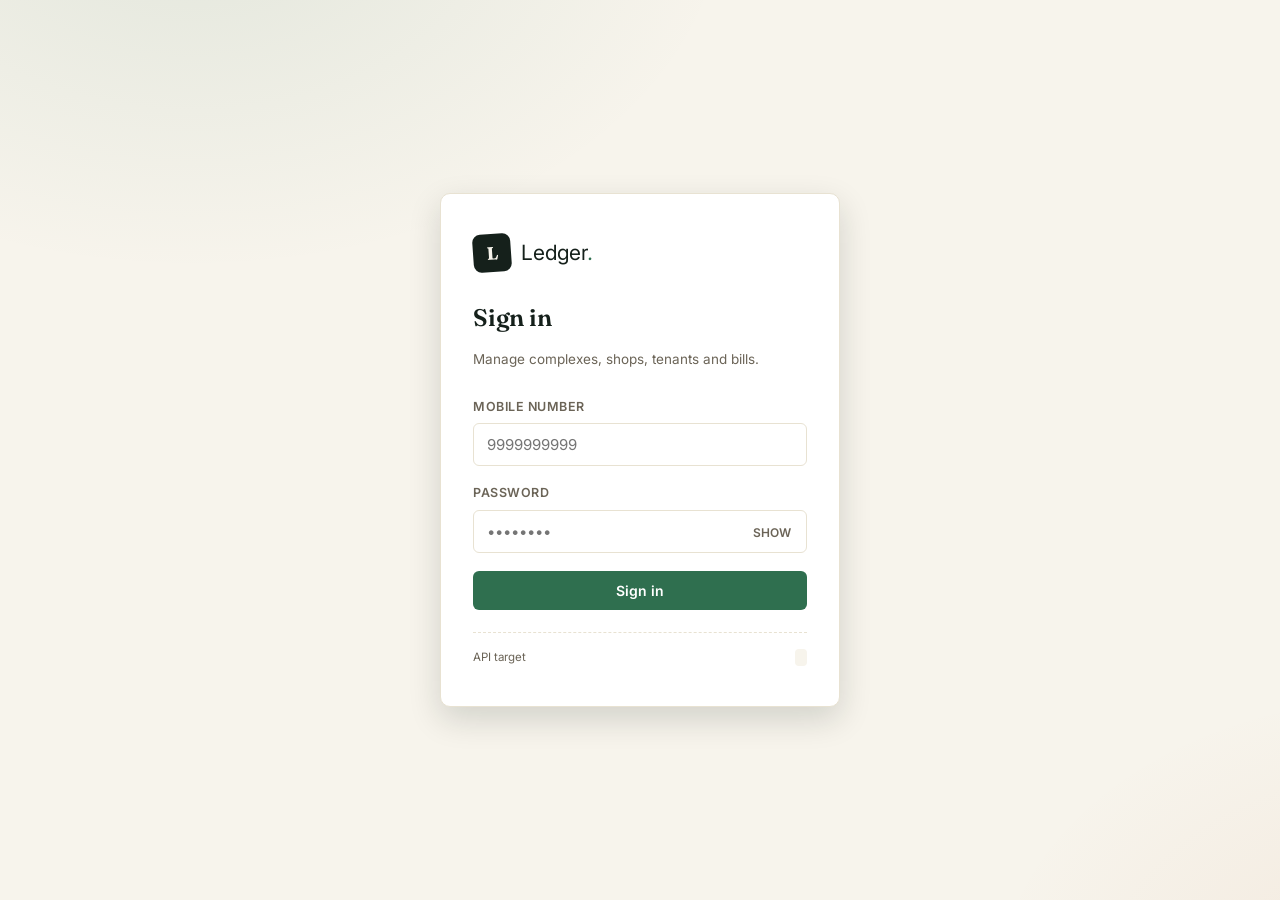
<file: static/index.html>
<!DOCTYPE html>
<html lang="en">
<head>
<meta charset="UTF-8">
<meta name="viewport" content="width=device-width, initial-scale=1.0, viewport-fit=cover">
<title>Ledger — Shop &amp; Tenant Management</title>
<link rel="preconnect" href="https://fonts.googleapis.com">
<link rel="preconnect" href="https://fonts.gstatic.com" crossorigin>
<link href="https://fonts.googleapis.com/css2?family=Fraunces:opsz,wght@9..144,400;9..144,500;9..144,600;9..144,700&family=Inter:wght@400;500;600;700&family=JetBrains+Mono:wght@400;500;600&display=swap" rel="stylesheet">
<style>
/* ============================================================
   TOKENS
   ============================================================ */
:root{
  --ink:#15201B;
  --paper:#F7F4EC;
  --paper-raised:#FFFFFF;
  --green:#2F6F4F;
  --green-deep:#1F4D38;
  --rust:#C0612B;
  --rust-soft:#F3E3D6;
  --line:#E8E2D2;
  --success:#1F8A6B;
  --success-soft:#E1F0E8;
  --pending-soft:#F3E3D6;
  --partial-soft:#FBEFD0;
  --partial:#A87A12;
  --muted:#6B6457;
  --danger:#B43B2E;
  --danger-soft:#F6E0DC;

  --font-display:'Fraunces', serif;
  --font-body:'Inter', system-ui, sans-serif;
  --font-mono:'JetBrains Mono', monospace;

  --radius:10px;
  --radius-sm:6px;
  --shadow-sm: 0 1px 2px rgba(21,32,27,0.06);
  --shadow-md: 0 4px 16px rgba(21,32,27,0.10);
  --shadow-lg: 0 12px 32px rgba(21,32,27,0.16);

  --sidebar-w: 248px;
}

*{box-sizing:border-box;}
html,body{margin:0;padding:0;}
body{
  background:var(--paper);
  color:var(--ink);
  font-family:var(--font-body);
  font-size:15px;
  line-height:1.5;
  -webkit-font-smoothing:antialiased;
  min-height:100vh;
}
h1,h2,h3,h4{font-family:var(--font-display); font-weight:600; margin:0; letter-spacing:-0.01em;}
.mono{font-family:var(--font-mono);}
a{color:inherit;}
button{font-family:var(--font-body); cursor:pointer;}
input,select,textarea{font-family:var(--font-body);}
*:focus-visible{outline:2px solid var(--green); outline-offset:2px; border-radius:4px;}

@media (prefers-reduced-motion: reduce){
  *{animation-duration:0.001ms !important; transition-duration:0.001ms !important;}
}

::-webkit-scrollbar{width:10px; height:10px;}
::-webkit-scrollbar-thumb{background:var(--line); border-radius:6px;}
::-webkit-scrollbar-track{background:transparent;}

/* ============================================================
   LOGIN SCREEN
   ============================================================ */
.login-wrap{
  min-height:100vh;
  display:flex;
  align-items:center;
  justify-content:center;
  padding:24px;
  background:
    radial-gradient(900px 600px at 15% -10%, rgba(47,111,79,0.10), transparent 60%),
    radial-gradient(700px 500px at 110% 110%, rgba(192,97,43,0.08), transparent 60%),
    var(--paper);
}
.login-card{
  width:100%;
  max-width:400px;
  background:var(--paper-raised);
  border:1px solid var(--line);
  border-radius:var(--radius);
  box-shadow:var(--shadow-lg);
  padding:40px 32px;
  animation:rise 0.5s ease both;
}
@keyframes rise{ from{opacity:0; transform:translateY(10px);} to{opacity:1; transform:translateY(0);} }
.login-mark{
  display:flex; align-items:center; gap:10px; margin-bottom:28px;
}
.login-mark .stamp-mark{
  width:38px; height:38px; border-radius:8px;
  background:var(--ink); color:var(--paper);
  display:flex; align-items:center; justify-content:center;
  font-family:var(--font-display); font-weight:700; font-size:18px;
  transform:rotate(-4deg);
}
.login-mark .wordmark{font-size:21px;}
.login-mark .wordmark span{color:var(--green); font-style:italic;}
.login-card h1{font-size:24px; margin-bottom:4px;}
.login-sub{color:var(--muted); font-size:13.5px; margin-bottom:28px;}
.field{margin-bottom:18px;}
.field label{
  display:block; font-size:12.5px; font-weight:600; text-transform:uppercase;
  letter-spacing:0.04em; color:var(--muted); margin-bottom:7px;
}
.field input{
  width:100%; padding:11px 13px; border:1.5px solid var(--line);
  border-radius:var(--radius-sm); font-size:15px; background:var(--paper-raised);
  transition:border-color .15s ease;
}
.field input:focus{border-color:var(--green);}
.pw-row{position:relative;}
.pw-toggle{
  position:absolute; right:10px; top:50%; transform:translateY(-50%);
  background:none; border:none; font-size:12px; color:var(--muted); font-weight:600;
  padding:4px 6px;
}
.btn{
  display:inline-flex; align-items:center; justify-content:center; gap:8px;
  padding:11px 18px; border-radius:var(--radius-sm); border:none;
  font-weight:600; font-size:14px; transition:transform .12s ease, box-shadow .12s ease, background .15s ease;
  white-space:nowrap;
}
.btn:active{transform:scale(0.97);}
.btn-primary{background:var(--green); color:#fff;}
.btn-primary:hover{background:var(--green-deep);}
.btn-primary:disabled{background:#9FB8AB; cursor:not-allowed; transform:none;}
.btn-block{width:100%;}
.btn-ghost{background:transparent; color:var(--ink); border:1.5px solid var(--line);}
.btn-ghost:hover{border-color:var(--ink);}
.btn-danger-ghost{background:transparent; color:var(--danger); border:1.5px solid var(--danger-soft);}
.btn-danger-ghost:hover{background:var(--danger-soft);}
.btn-sm{padding:6px 11px; font-size:12.5px;}
.btn-icon{padding:8px; border-radius:var(--radius-sm); background:transparent; border:1.5px solid var(--line); color:var(--ink); display:inline-flex;}
.btn-icon:hover{border-color:var(--green); color:var(--green);}
.btn-icon.spinning svg{animation:spin 0.7s linear infinite;}
@keyframes spin{ to{ transform:rotate(360deg); } }

.login-error{
  background:var(--danger-soft); color:var(--danger); border-radius:var(--radius-sm);
  padding:10px 13px; font-size:13px; margin-bottom:16px; display:none; font-weight:500;
}
.login-error.show{display:block; animation:shake .3s ease;}
@keyframes shake{ 0%,100%{transform:translateX(0);} 25%{transform:translateX(-4px);} 75%{transform:translateX(4px);} }

.api-base-note{
  margin-top:22px; padding-top:16px; border-top:1px dashed var(--line);
  font-size:11.5px; color:var(--muted); display:flex; justify-content:space-between; gap:8px;
}
.api-base-note code{font-family:var(--font-mono); background:var(--paper); padding:2px 6px; border-radius:4px;}

/* ============================================================
   APP SHELL
   ============================================================ */
.app{ display:none; min-height:100vh; }
.app.show{ display:flex; }

.sidebar{
  width:var(--sidebar-w); flex-shrink:0; background:var(--ink); color:var(--paper);
  display:flex; flex-direction:column; padding:22px 14px; position:fixed; top:0; left:0; bottom:0; overflow-y:auto;
}
.sidebar-mark{ display:flex; align-items:center; gap:10px; padding:0 8px 24px; }
.sidebar-mark .stamp-mark{
  width:32px; height:32px; border-radius:7px; background:var(--green); color:#fff;
  display:flex; align-items:center; justify-content:center; font-family:var(--font-display); font-weight:700; font-size:15px;
  transform:rotate(-4deg); flex-shrink:0;
}
.sidebar-mark .wordmark{font-size:17px; color:#fff;}
.sidebar-mark .wordmark span{color:#6FBE99; font-style:italic;}

.nav-group{ margin-bottom:4px; }
.nav-label{ font-size:10.5px; text-transform:uppercase; letter-spacing:.08em; color:#8A9389; padding:14px 12px 6px; font-weight:600;}
.nav-item{
  display:flex; align-items:center; gap:11px; padding:10px 12px; border-radius:var(--radius-sm);
  color:#C9CFC5; font-size:14px; font-weight:500; margin-bottom:2px; transition:background .12s ease, color .12s ease;
  border:none; background:none; width:100%; text-align:left;
}
.nav-item svg{ flex-shrink:0; opacity:0.85; }
.nav-item:hover{ background:rgba(255,255,255,0.06); color:#fff; }
.nav-item.active{ background:var(--green); color:#fff; }
.nav-item.active svg{ opacity:1; }
.nav-badge{
  margin-left:auto; background:var(--rust); color:#fff; font-size:10.5px; font-weight:700;
  padding:1px 6px; border-radius:10px; min-width:18px; text-align:center;
}

.sidebar-foot{ margin-top:auto; padding-top:16px; border-top:1px solid rgba(255,255,255,0.08); }
.user-chip{ display:flex; align-items:center; gap:10px; padding:8px 10px; border-radius:var(--radius-sm); }
.user-avatar{
  width:32px; height:32px; border-radius:50%; background:var(--green); color:#fff;
  display:flex; align-items:center; justify-content:center; font-weight:700; font-size:13px; flex-shrink:0;
}
.user-meta{ overflow:hidden; }
.user-meta .name{ font-size:13.5px; color:#fff; font-weight:600; white-space:nowrap; overflow:hidden; text-overflow:ellipsis; }
.user-meta .role{ font-size:11px; color:#8A9389; text-transform:capitalize; }
.logout-btn{
  width:100%; margin-top:8px; background:none; border:1.5px solid rgba(255,255,255,0.14); color:#C9CFC5;
  padding:9px; border-radius:var(--radius-sm); font-size:13px; font-weight:600; display:flex; align-items:center; justify-content:center; gap:7px;
}
.logout-btn:hover{ border-color:var(--rust); color:#fff; background:rgba(192,97,43,0.15); }

.main{ flex:1; margin-left:var(--sidebar-w); min-width:0; }
.topbar{
  position:sticky; top:0; z-index:20; background:rgba(247,244,236,0.92); backdrop-filter:blur(8px);
  border-bottom:1px solid var(--line); padding:16px 28px; display:flex; align-items:center; justify-content:space-between; gap:16px;
}
.topbar h2{ font-size:21px; }
.topbar .crumb{ font-size:12.5px; color:var(--muted); margin-top:2px; }
.topbar-actions{ display:flex; align-items:center; gap:10px; }
.content{ padding:24px 28px 56px; max-width:1320px; }

.menu-toggle{ display:none; background:none; border:none; padding:6px; color:var(--ink); }

/* ============================================================
   GENERIC UI PARTS
   ============================================================ */
.toolbar{ display:flex; align-items:center; justify-content:space-between; gap:12px; margin-bottom:18px; flex-wrap:wrap; }
.search-input{
  flex:1; min-width:180px; max-width:340px; padding:9px 13px 9px 36px; border:1.5px solid var(--line);
  border-radius:var(--radius-sm); font-size:13.5px; background:var(--paper-raised) url('data:image/svg+xml;utf8,<svg xmlns="http://www.w3.org/2000/svg" width="15" height="15" viewBox="0 0 24 24" fill="none" stroke="%236B6457" stroke-width="2"><circle cx="11" cy="11" r="8"/><line x1="21" y1="21" x2="16.65" y2="16.65"/></svg>') no-repeat 12px center;
}
.search-input:focus{ border-color:var(--green); outline:none; }
.filter-chips{ display:flex; gap:6px; }
.chip{
  padding:7px 13px; border-radius:999px; border:1.5px solid var(--line); background:var(--paper-raised);
  font-size:12.5px; font-weight:600; color:var(--muted); transition:all .12s ease;
}
.chip:hover{ border-color:var(--green); color:var(--ink); }
.chip.active{ background:var(--ink); color:#fff; border-color:var(--ink); }
.tenant-tag{ font-size:13px; font-weight:600; color:var(--green-deep); }

.card{ background:var(--paper-raised); border:1px solid var(--line); border-radius:var(--radius); box-shadow:var(--shadow-sm); }
.card-pad{ padding:18px; }

.stat-row{ display:grid; grid-template-columns:repeat(auto-fit, minmax(170px,1fr)); gap:14px; margin-bottom:20px; }
.stat-card{ padding:16px 18px; }
.stat-card .label{ font-size:11.5px; text-transform:uppercase; letter-spacing:.05em; color:var(--muted); font-weight:600; margin-bottom:8px;}
.stat-card .value{ font-family:var(--font-display); font-size:26px; font-weight:600; }
.stat-card .sub{ font-size:12px; color:var(--muted); margin-top:4px; }
.stat-card.accent-green .value{ color:var(--green-deep); }
.stat-card.accent-rust .value{ color:var(--rust); }

.table-wrap{ overflow-x:auto; border:1px solid var(--line); border-radius:var(--radius); background:var(--paper-raised); }
table{ width:100%; border-collapse:collapse; font-size:13.8px; min-width:640px; }
thead th{
  text-align:left; padding:12px 16px; font-size:11.5px; text-transform:uppercase; letter-spacing:.04em;
  color:var(--muted); font-weight:600; border-bottom:1.5px solid var(--line); white-space:nowrap; background:#FBF9F4;
}
tbody td{ padding:13px 16px; border-bottom:1px solid var(--line); vertical-align:middle; }
tbody tr:last-child td{ border-bottom:none; }
tbody tr{ transition:background .1s ease; }
tbody tr:hover{ background:#FBF9F4; }
td.num, th.num{ text-align:right; font-family:var(--font-mono); }
td .row-actions{ display:flex; gap:6px; justify-content:flex-end; }

.pill{
  display:inline-flex; align-items:center; gap:5px; padding:3px 10px; border-radius:999px;
  font-size:11.5px; font-weight:700; text-transform:uppercase; letter-spacing:.03em;
}
.pill-dot{ width:6px; height:6px; border-radius:50%; }
.pill.available{ background:var(--success-soft); color:var(--success); }
.pill.available .pill-dot{ background:var(--success); }
.pill.occupied{ background:#E7E3F4; color:#5B4B9E; }
.pill.occupied .pill-dot{ background:#5B4B9E; }
.pill.active-pill{ background:var(--success-soft); color:var(--success); }
.pill.active-pill .pill-dot{ background:var(--success); }
.pill.inactive-pill{ background:var(--danger-soft); color:var(--danger); }
.pill.inactive-pill .pill-dot{ background:var(--danger); }
.pill.role-admin{ background:#FDEBD8; color:#9A5A12; }
.pill.role-tenant{ background:#E3EEFB; color:#1E5C9A; }

/* stamp badge — signature element for bill/payment status */
.stamp{
  display:inline-flex; align-items:center; justify-content:center;
  font-family:var(--font-mono); font-weight:700; font-size:10.5px; letter-spacing:.06em;
  padding:4px 10px; border-radius:4px; border:2px solid currentColor;
  transform:rotate(-3deg); text-transform:uppercase;
}
.stamp.paid{ color:var(--success); }
.stamp.partial{ color:var(--partial); }
.stamp.pending{ color:var(--rust); }

.empty-state{ text-align:center; padding:64px 24px; color:var(--muted); }
.empty-state svg{ opacity:0.4; margin-bottom:14px; }
.empty-state h3{ font-size:16px; color:var(--ink); margin-bottom:6px; }
.empty-state p{ font-size:13.5px; max-width:340px; margin:0 auto; }

.skeleton-row{ height:46px; background:linear-gradient(90deg, #EFEBE0 25%, #F6F3EA 37%, #EFEBE0 63%); background-size:400% 100%; animation:shimmer 1.4s ease infinite; border-bottom:1px solid var(--line); }
@keyframes shimmer{ 0%{background-position:100% 0;} 100%{background-position:0 0;} }

.error-banner{
  background:var(--danger-soft); color:var(--danger); border-radius:var(--radius-sm); padding:13px 16px;
  font-size:13.5px; font-weight:500; margin-bottom:16px; display:flex; align-items:flex-start; gap:10px;
}
.error-banner svg{ flex-shrink:0; margin-top:1px; }
.error-banner button{ margin-left:auto; background:none; border:none; color:var(--danger); font-weight:700; font-size:16px; line-height:1; flex-shrink:0;}

/* Toasts */
.toast-stack{ position:fixed; bottom:20px; right:20px; z-index:1000; display:flex; flex-direction:column; gap:10px; max-width:340px; }
.toast{
  background:var(--ink); color:#fff; padding:13px 16px; border-radius:var(--radius-sm); box-shadow:var(--shadow-lg);
  font-size:13.5px; font-weight:500; display:flex; align-items:center; gap:10px; animation:toast-in .25s ease both;
}
.toast.success{ background:var(--green-deep); }
.toast.error{ background:var(--danger); }
.toast.fade-out{ animation:toast-out .25s ease forwards; }
@keyframes toast-in{ from{opacity:0; transform:translateX(20px);} to{opacity:1; transform:translateX(0);} }
@keyframes toast-out{ from{opacity:1;} to{opacity:0; transform:translateX(20px);} }

/* Modal */
.modal-overlay{
  position:fixed; inset:0; background:rgba(21,32,27,0.45); display:none; align-items:center; justify-content:center;
  z-index:500; padding:20px; backdrop-filter:blur(2px);
}
.modal-overlay.show{ display:flex; animation:fade-in .15s ease; }
@keyframes fade-in{ from{opacity:0;} to{opacity:1;} }
.modal{
  background:var(--paper-raised); border-radius:var(--radius); box-shadow:var(--shadow-lg); width:100%; max-width:520px;
  max-height:90vh; overflow-y:auto; animation:modal-in .2s ease both;
}
@keyframes modal-in{ from{opacity:0; transform:translateY(12px) scale(0.98);} to{opacity:1; transform:translateY(0) scale(1);} }
.modal-head{ padding:20px 22px; border-bottom:1px solid var(--line); display:flex; align-items:center; justify-content:space-between; }
.modal-head h3{ font-size:18px; }
.modal-close{ background:none; border:none; color:var(--muted); padding:4px; }
.modal-close:hover{ color:var(--ink); }
.modal-body{ padding:22px; }
.modal-foot{ padding:16px 22px; border-top:1px solid var(--line); display:flex; justify-content:flex-end; gap:10px; }
.form-grid{ display:grid; grid-template-columns:1fr 1fr; gap:14px; }
.form-grid .full{ grid-column:1 / -1; }
@media (max-width:520px){ .form-grid{ grid-template-columns:1fr; } }
.field select, .field textarea{
  width:100%; padding:11px 13px; border:1.5px solid var(--line); border-radius:var(--radius-sm); font-size:14.5px; background:var(--paper-raised);
}
.field select:disabled{ background:#F4F1E9; color:var(--muted); cursor:not-allowed; }
.field textarea{ resize:vertical; min-height:64px; font-family:var(--font-body); }
.field .hint{ font-size:11.5px; color:var(--muted); margin-top:5px; }
.field-error{ font-size:12px; color:var(--danger); margin-top:5px; font-weight:600; }
.field input.invalid, .field select.invalid{ border-color:var(--danger); }

.confirm-body{ padding:22px; font-size:14.5px; }
.confirm-body strong{ font-weight:700; }

/* ---- Info card used inside modals ---- */
.info-card{
  background:var(--paper); border:1.5px solid var(--line); border-radius:var(--radius-sm);
  padding:12px 14px; margin-top:4px; font-size:13px;
}
.info-card .info-row{ display:flex; justify-content:space-between; align-items:center; gap:10px; padding:3px 0; }
.info-card .info-label{ color:var(--muted); font-size:12px; font-weight:600; text-transform:uppercase; letter-spacing:.03em; }
.info-card .info-val{ font-weight:600; font-family:var(--font-mono); font-size:13px; }
.info-card .info-val.good{ color:var(--success); }
.info-card .info-val.warn{ color:var(--rust); }

/* ---- Step / path toggle inside modal ---- */
.path-toggle{
  display:flex; gap:0; border:1.5px solid var(--line); border-radius:var(--radius-sm); overflow:hidden; margin-bottom:18px;
}
.path-btn{
  flex:1; padding:10px 12px; background:var(--paper-raised); border:none; font-size:13.5px; font-weight:600;
  color:var(--muted); cursor:pointer; transition:background .12s, color .12s; border-right:1.5px solid var(--line);
  display:flex; align-items:center; justify-content:center; gap:7px;
}
.path-btn:last-child{ border-right:none; }
.path-btn.active{ background:var(--ink); color:#fff; }
.path-btn:hover:not(.active){ background:var(--paper); color:var(--ink); }

/* ---- Bill section inside payment modal ---- */
.bill-list{ display:flex; flex-direction:column; gap:8px; margin-top:6px; }
.bill-row{
  border:1.5px solid var(--line); border-radius:var(--radius-sm); padding:11px 13px;
  cursor:pointer; transition:border-color .12s, background .12s; display:flex; align-items:center; gap:12px;
}
.bill-row:hover{ border-color:var(--green); background:#F2F9F5; }
.bill-row.selected{ border-color:var(--green); background:#E8F4EE; }
.bill-row input[type=radio]{ accent-color:var(--green); width:15px; height:15px; flex-shrink:0; }
.bill-row-info{ flex:1; min-width:0; }
.bill-row-info .btype{ font-weight:700; font-size:13.5px; }
.bill-row-info .bmeta{ font-size:12px; color:var(--muted); margin-top:2px; }
.bill-row-amt{ text-align:right; flex-shrink:0; }
.bill-row-amt .bpending{ font-family:var(--font-mono); font-weight:700; font-size:14px; color:var(--rust); }
.bill-row-amt .bdue{ font-size:11.5px; color:var(--muted); margin-top:2px; }

/* ---- Unoccupied warning ---- */
.warn-box{
  background:var(--rust-soft); border:1.5px solid #E8C4A8; border-radius:var(--radius-sm);
  padding:11px 14px; font-size:13px; color:#7A3A18; display:flex; align-items:flex-start; gap:9px; margin-top:4px;
}
.warn-box svg{ flex-shrink:0; margin-top:1px; }

/* ---- Payment summary before save ---- */
.pay-summary{
  background:var(--success-soft); border:1.5px solid #A8D9C4; border-radius:var(--radius-sm);
  padding:13px 15px; margin-top:6px;
}
.pay-summary .ps-title{ font-size:11.5px; font-weight:700; text-transform:uppercase; letter-spacing:.05em; color:var(--success); margin-bottom:8px; }
.pay-summary .ps-row{ display:flex; justify-content:space-between; font-size:13px; padding:3px 0; }
.pay-summary .ps-row .ps-key{ color:var(--muted); }
.pay-summary .ps-row .ps-val{ font-weight:600; }
.pay-summary .ps-row.ps-total .ps-val{ font-family:var(--font-mono); font-size:15px; color:var(--green-deep); }

/* Tenant portal (read-only, simplified) */
.tenant-shell{ width:100%; }
.tenant-topbar{
  background:var(--ink); color:#fff; padding:18px 24px; display:flex; align-items:center; justify-content:space-between;
  position:sticky; top:0; z-index:20;
}
.tenant-content{ max-width:760px; margin:0 auto; padding:24px 18px 64px; }
.section-title{ font-size:17px; margin:28px 0 14px; display:flex; align-items:center; justify-content:space-between; }
.tenant-card{ background:var(--paper-raised); border:1px solid var(--line); border-radius:var(--radius); padding:16px 18px; margin-bottom:10px; box-shadow:var(--shadow-sm); }
.tenant-card .row1{ display:flex; align-items:center; justify-content:space-between; gap:10px; margin-bottom:8px;}
.tenant-card .title{ font-weight:600; font-size:14.5px; }
.tenant-card .meta{ font-size:12.5px; color:var(--muted); }
.tenant-card .amt-row{ display:flex; justify-content:space-between; font-size:13px; padding-top:8px; border-top:1px dashed var(--line); margin-top:8px;}
.tenant-card .amt-row .big{ font-family:var(--font-mono); font-weight:700; font-size:15px; }

.spinner{ width:16px; height:16px; border:2.5px solid rgba(255,255,255,0.35); border-top-color:#fff; border-radius:50%; animation:spin 0.7s linear infinite; }
.spinner.dark{ border:2.5px solid rgba(21,32,27,0.2); border-top-color:var(--ink); }

.checkbox-list{ display:flex; flex-direction:column; gap:8px; max-height:220px; overflow-y:auto; border:1.5px solid var(--line); border-radius:var(--radius-sm); padding:10px; }
.checkbox-row{ display:flex; align-items:center; gap:9px; font-size:13.5px; padding:5px 6px; border-radius:5px; }
.checkbox-row:hover{ background:var(--paper); }
.checkbox-row input{ width:16px; height:16px; accent-color:var(--green); }

.visually-hidden{ position:absolute; width:1px; height:1px; overflow:hidden; clip:rect(0,0,0,0); }

/* Responsive */
@media (max-width:900px){
  .sidebar{ transform:translateX(-100%); transition:transform .2s ease; z-index:300; box-shadow:var(--shadow-lg); }
  .sidebar.open{ transform:translateX(0); }
  .main{ margin-left:0; }
  .menu-toggle{ display:flex; }
  .sidebar-scrim{ display:none; position:fixed; inset:0; background:rgba(0,0,0,0.4); z-index:290; }
  .sidebar-scrim.show{ display:block; }
  .content{ padding:18px 16px 90px; }
  .topbar{ padding:14px 16px; }
}
@media (max-width:560px){
  .topbar h2{ font-size:18px; }
  .stat-row{ grid-template-columns:repeat(2,1fr); }
  table{ font-size:13px; }
  thead th, tbody td{ padding:10px 12px; }
}
</style>
</head>
<body>

<!-- ============================================================
     LOGIN SCREEN
     ============================================================ -->
<div class="login-wrap" id="loginScreen">
  <div class="login-card">
    <div class="login-mark">
      <div class="stamp-mark">L</div>
      <div class="wordmark">Ledger<span>.</span></div>
    </div>
    <h1>Sign in</h1>
    <p class="login-sub">Manage complexes, shops, tenants and bills.</p>

    <div class="login-error" id="loginError"></div>

    <form id="loginForm" autocomplete="on">
      <div class="field">
        <label for="loginMobile">Mobile number</label>
        <input type="tel" id="loginMobile" name="mobile" placeholder="9999999999" autocomplete="username" required pattern="[0-9]{10}" maxlength="10" inputmode="numeric">
      </div>
      <div class="field">
        <label for="loginPassword">Password</label>
        <div class="pw-row">
          <input type="password" id="loginPassword" name="password" placeholder="••••••••" autocomplete="current-password" required>
          <button type="button" class="pw-toggle" id="pwToggle">SHOW</button>
        </div>
      </div>
      <button type="submit" class="btn btn-primary btn-block" id="loginBtn">
        <span id="loginBtnText">Sign in</span>
      </button>
    </form>

    <div class="api-base-note">
      <span>API target</span>
      <code id="apiBaseDisplay">…</code>
    </div>
  </div>
</div>

<!-- ============================================================
     ADMIN APP SHELL
     ============================================================ -->
<div class="sidebar-scrim" id="sidebarScrim"></div>
<div class="app" id="adminApp">
  <aside class="sidebar" id="sidebar">
    <div class="sidebar-mark">
      <div class="stamp-mark">L</div>
      <div class="wordmark">Ledger<span>.</span></div>
    </div>

    <nav>
      <div class="nav-group">
        <button class="nav-item active" data-view="dashboard">
          <svg width="17" height="17" viewBox="0 0 24 24" fill="none" stroke="currentColor" stroke-width="2"><rect x="3" y="3" width="7" height="9" rx="1"/><rect x="14" y="3" width="7" height="5" rx="1"/><rect x="14" y="12" width="7" height="9" rx="1"/><rect x="3" y="16" width="7" height="5" rx="1"/></svg>
          Dashboard
        </button>
      </div>
      <div class="nav-group">
        <div class="nav-label">Property</div>
        <button class="nav-item" data-view="complexes">
          <svg width="17" height="17" viewBox="0 0 24 24" fill="none" stroke="currentColor" stroke-width="2"><path d="M3 21h18M5 21V7l7-4 7 4v14M9 9h1m4 0h1m-5 4h1m4 0h1m-5 4h1m4 0h1"/></svg>
          Complexes
        </button>
        <button class="nav-item" data-view="shops">
          <svg width="17" height="17" viewBox="0 0 24 24" fill="none" stroke="currentColor" stroke-width="2"><path d="M3 9l1-5h16l1 5M4 9v10a1 1 0 001 1h14a1 1 0 001-1V9M4 9h16M9 21v-5a1 1 0 011-1h4a1 1 0 011 1v5"/></svg>
          Shops
        </button>
      </div>
      <div class="nav-group">
        <div class="nav-label">People</div>
        <button class="nav-item" data-view="users">
          <svg width="17" height="17" viewBox="0 0 24 24" fill="none" stroke="currentColor" stroke-width="2"><circle cx="9" cy="7" r="4"/><path d="M2 21v-2a4 4 0 014-4h6a4 4 0 014 4v2M17 7a4 4 0 010 8M23 21v-2a4 4 0 00-3-3.87"/></svg>
          Users
        </button>
      </div>
      <div class="nav-group">
        <div class="nav-label">Finance</div>
        <button class="nav-item" data-view="bills">
          <svg width="17" height="17" viewBox="0 0 24 24" fill="none" stroke="currentColor" stroke-width="2"><path d="M4 2h13l3 3v17H4z"/><path d="M9 7h6M9 11h6M9 15h4"/></svg>
          Bills
          <span class="nav-badge" id="pendingBadge" style="display:none;">0</span>
        </button>
        <button class="nav-item" data-view="payments">
          <svg width="17" height="17" viewBox="0 0 24 24" fill="none" stroke="currentColor" stroke-width="2"><rect x="2" y="5" width="20" height="14" rx="2"/><line x1="2" y1="10" x2="22" y2="10"/></svg>
          Payments
        </button>
      </div>
      <div class="nav-group">
        <div class="nav-label">Insights</div>
        <button class="nav-item" data-view="reports">
          <svg width="17" height="17" viewBox="0 0 24 24" fill="none" stroke="currentColor" stroke-width="2"><path d="M3 3v18h18"/><path d="M18 9l-5 5-3-3-4 4"/></svg>
          Reports
        </button>
      </div>
    </nav>

    <div class="sidebar-foot">
      <div class="user-chip">
        <div class="user-avatar" id="sidebarAvatar">A</div>
        <div class="user-meta">
          <div class="name" id="sidebarUserName">Admin</div>
          <div class="role" id="sidebarUserRole">admin</div>
        </div>
      </div>
      <button class="logout-btn" id="logoutBtn">
        <svg width="14" height="14" viewBox="0 0 24 24" fill="none" stroke="currentColor" stroke-width="2"><path d="M9 21H5a2 2 0 01-2-2V5a2 2 0 012-2h4M16 17l5-5-5-5M21 12H9"/></svg>
        Sign out
      </button>
    </div>
  </aside>

  <main class="main">
    <div class="topbar">
      <div style="display:flex; align-items:center; gap:10px;">
        <button class="menu-toggle" id="menuToggle" aria-label="Open menu">
          <svg width="22" height="22" viewBox="0 0 24 24" fill="none" stroke="currentColor" stroke-width="2"><line x1="3" y1="6" x2="21" y2="6"/><line x1="3" y1="12" x2="21" y2="12"/><line x1="3" y1="18" x2="21" y2="18"/></svg>
        </button>
        <div>
          <h2 id="viewTitle">Dashboard</h2>
          <div class="crumb" id="viewCrumb">Overview of your portfolio</div>
        </div>
      </div>
      <div class="topbar-actions">
        <button class="btn-icon" id="refreshBtn" title="Refresh data" aria-label="Refresh data">
          <svg width="16" height="16" viewBox="0 0 24 24" fill="none" stroke="currentColor" stroke-width="2"><path d="M23 4v6h-6M1 20v-6h6"/><path d="M3.51 9a9 9 0 0114.85-3.36L23 10M1 14l4.64 4.36A9 9 0 0020.49 15"/></svg>
        </button>
        <button class="btn btn-primary btn-sm" id="primaryActionBtn">+ Add</button>
      </div>
    </div>
    <div class="content" id="viewContent">
      <!-- views render here -->
    </div>
  </main>
</div>

<!-- ============================================================
     TENANT PORTAL SHELL
     ============================================================ -->
<div class="app" id="tenantApp">
  <div class="tenant-shell">
    <div class="tenant-topbar">
      <div style="display:flex; align-items:center; gap:10px;">
        <div class="stamp-mark" style="background:var(--green);">L</div>
        <div>
          <div style="font-weight:600; font-size:14.5px;" id="tenantName">—</div>
          <div style="font-size:11.5px; color:#9FAA9A;">Tenant portal</div>
        </div>
      </div>
      <div style="display:flex; gap:8px;">
        <button class="btn-icon" id="tenantRefreshBtn" style="border-color:rgba(255,255,255,0.2); color:#fff;" title="Refresh" aria-label="Refresh data">
          <svg width="16" height="16" viewBox="0 0 24 24" fill="none" stroke="currentColor" stroke-width="2"><path d="M23 4v6h-6M1 20v-6h6"/><path d="M3.51 9a9 9 0 0114.85-3.36L23 10M1 14l4.64 4.36A9 9 0 0020.49 15"/></svg>
        </button>
        <button class="logout-btn" id="tenantLogoutBtn" style="width:auto; margin-top:0;">Sign out</button>
      </div>
    </div>
    <div class="tenant-content" id="tenantContent">
      <!-- tenant views render here -->
    </div>
  </div>
</div>

<div class="toast-stack" id="toastStack"></div>

<!-- Modal -->
<div class="modal-overlay" id="modalOverlay">
  <div class="modal" id="modalEl" role="dialog" aria-modal="true">
    <div class="modal-head">
      <h3 id="modalTitle">Title</h3>
      <button class="modal-close" id="modalCloseBtn" aria-label="Close">
        <svg width="20" height="20" viewBox="0 0 24 24" fill="none" stroke="currentColor" stroke-width="2"><line x1="18" y1="6" x2="6" y2="18"/><line x1="6" y1="6" x2="18" y2="18"/></svg>
      </button>
    </div>
    <div class="modal-body" id="modalBody"></div>
    <div class="modal-foot" id="modalFoot"></div>
  </div>
</div>

<script>
/* ================================================================
   CONFIG — set your backend URL here
   ================================================================ */
const API_BASE_URL = "";

/* ================================================================
   STATE
   ================================================================ */
const state = {
  token: localStorage.getItem('tms_token') || null,
  role: localStorage.getItem('tms_role') || null,
  currentUser: null,
  view: 'dashboard',
  cache: { complexes: [], shops: [], users: [], bills: [], payments: [] },
  loaded: { complexes:false, shops:false, users:false, bills:false, payments:false },
};

document.getElementById('apiBaseDisplay').textContent = API_BASE_URL;

/* ================================================================
   API LAYER
   ================================================================ */
class ApiError extends Error {
  constructor(message, status){ super(message); this.status = status; }
}

async function api(path, { method = 'GET', body = null, auth = true } = {}) {
  const headers = { 'Content-Type': 'application/json' };
  if (auth && state.token) headers['Authorization'] = `Bearer ${state.token}`;

  let res;
  try {
    res = await fetch(`${API_BASE_URL}${path}`, {
      method,
      headers,
      body: body ? JSON.stringify(body) : undefined,
    });
  } catch (err) {
    throw new ApiError(`Can't reach the server at ${API_BASE_URL}. Check the API_BASE_URL value and that the backend is running.`, 0);
  }

  let data = null;
  const text = await res.text();
  if (text) {
    try { data = JSON.parse(text); } catch { data = null; }
  }

  if (!res.ok) {
    let msg = `Request failed (${res.status})`;
    if (data) {
      if (typeof data.detail === 'string') msg = data.detail;
      else if (Array.isArray(data.detail)) msg = data.detail.map(d => d.msg).join(', ');
    }
    if (res.status === 401) { handleAuthExpired(); }
    throw new ApiError(msg, res.status);
  }
  return data;
}

function handleAuthExpired(){
  showToast('Your session expired. Please sign in again.', 'error');
  logout();
}

/* ================================================================
   TOASTS
   ================================================================ */
function showToast(message, type = 'default'){
  const stack = document.getElementById('toastStack');
  const el = document.createElement('div');
  el.className = `toast ${type}`;
  const icon = type === 'success'
    ? '<svg width="15" height="15" viewBox="0 0 24 24" fill="none" stroke="currentColor" stroke-width="2.5"><path d="M20 6L9 17l-5-5"/></svg>'
    : type === 'error'
      ? '<svg width="15" height="15" viewBox="0 0 24 24" fill="none" stroke="currentColor" stroke-width="2.5"><circle cx="12" cy="12" r="10"/><line x1="12" y1="8" x2="12" y2="12"/><line x1="12" y1="16" x2="12.01" y2="16"/></svg>'
      : '';
  el.innerHTML = `${icon}<span>${escapeHtml(message)}</span>`;
  stack.appendChild(el);
  setTimeout(() => {
    el.classList.add('fade-out');
    setTimeout(() => el.remove(), 250);
  }, 3400);
}

function escapeHtml(str){
  const d = document.createElement('div');
  d.textContent = String(str ?? '');
  return d.innerHTML;
}

/* ================================================================
   FORMATTERS
   ================================================================ */
const currency = (n) => '₹' + Number(n ?? 0).toLocaleString('en-IN', { minimumFractionDigits: 2, maximumFractionDigits: 2 });
const dateFmt = (iso) => {
  if (!iso) return '—';
  const d = new Date(iso);
  if (isNaN(d)) return iso;
  return d.toLocaleDateString('en-IN', { day:'2-digit', month:'short', year:'numeric' });
};
const initials = (name) => (name || '?').trim().split(/\s+/).map(w=>w[0]).slice(0,2).join('').toUpperCase();

/* ================================================================
   AUTH
   ================================================================ */
const loginScreen = document.getElementById('loginScreen');
const adminApp = document.getElementById('adminApp');
const tenantApp = document.getElementById('tenantApp');
const loginForm = document.getElementById('loginForm');
const loginError = document.getElementById('loginError');
const loginBtn = document.getElementById('loginBtn');
const loginBtnText = document.getElementById('loginBtnText');

document.getElementById('pwToggle').addEventListener('click', () => {
  const pw = document.getElementById('loginPassword');
  const btn = document.getElementById('pwToggle');
  if (pw.type === 'password'){ pw.type = 'text'; btn.textContent = 'HIDE'; }
  else { pw.type = 'password'; btn.textContent = 'SHOW'; }
});

loginForm.addEventListener('submit', async (e) => {
  e.preventDefault();
  loginError.classList.remove('show');
  const mobile = document.getElementById('loginMobile').value.trim();
  const password = document.getElementById('loginPassword').value;

  loginBtn.disabled = true;
  loginBtnText.innerHTML = '<span class="spinner"></span>';

  try {
    const data = await api('/api/login', { method:'POST', body:{ mobile, password }, auth:false });
    state.token = data.token;
    state.role = data.role;
    localStorage.setItem('tms_token', data.token);
    localStorage.setItem('tms_role', data.role);
    await bootAfterLogin();
  } catch (err) {
    loginError.textContent = err.message || 'Sign in failed. Check your credentials.';
    loginError.classList.add('show');
  } finally {
    loginBtn.disabled = false;
    loginBtnText.textContent = 'Sign in';
  }
});

function logout(){
  state.token = null; state.role = null; state.currentUser = null;
  localStorage.removeItem('tms_token'); localStorage.removeItem('tms_role');
  adminApp.classList.remove('show');
  tenantApp.classList.remove('show');
  loginScreen.style.display = 'flex';
  loginForm.reset();
}

document.getElementById('logoutBtn').addEventListener('click', logout);
document.getElementById('tenantLogoutBtn').addEventListener('click', logout);

async function bootAfterLogin(){
  if (state.role === 'admin'){
    loginScreen.style.display = 'none';
    adminApp.classList.add('show');
    await initAdminUser();
    navigateTo('dashboard');
  } else {
    loginScreen.style.display = 'none';
    tenantApp.classList.add('show');
    await loadTenantPortal();
  }
}

async function initAdminUser(){
  try {
    const users = await api('/api/user');
    state.cache.users = users; state.loaded.users = true;
    document.getElementById('sidebarUserName').textContent = 'Admin';
    document.getElementById('sidebarUserRole').textContent = state.role;
    document.getElementById('sidebarAvatar').textContent = 'A';
  } catch (err) { /* non-fatal */ }
}

// Try silent resume on load
(async function tryResume(){
  if (state.token && state.role){
    try { await bootAfterLogin(); }
    catch(err){ logout(); }
  }
})();

/* ================================================================
   ADMIN NAV / VIEW ROUTING
   ================================================================ */
const sidebar = document.getElementById('sidebar');
const sidebarScrim = document.getElementById('sidebarScrim');
document.getElementById('menuToggle').addEventListener('click', () => {
  sidebar.classList.add('open'); sidebarScrim.classList.add('show');
});
sidebarScrim.addEventListener('click', closeSidebar);
function closeSidebar(){ sidebar.classList.remove('open'); sidebarScrim.classList.remove('show'); }

const viewMeta = {
  dashboard: { title:'Dashboard', crumb:'Overview of your portfolio', action:null },
  complexes: { title:'Complexes', crumb:'Buildings and properties you manage', action:'Add complex' },
  shops:     { title:'Shops', crumb:'Units across all complexes', action:'Add shop' },
  users:     { title:'Users', crumb:'Admins and tenants', action:'Add user' },
  bills:     { title:'Bills', crumb:'Charges raised to tenants', action:'Add bill' },
  payments:  { title:'Payments', crumb:'Payments recorded against bills', action:'Record payment' },
  reports:   { title:'Reports', crumb:'Occupancy, collections and outstanding dues', action:null },
};

document.querySelectorAll('.nav-item[data-view]').forEach(btn => {
  btn.addEventListener('click', () => { navigateTo(btn.dataset.view); closeSidebar(); });
});

async function navigateTo(view){
  state.view = view;
  document.querySelectorAll('.nav-item[data-view]').forEach(b => b.classList.toggle('active', b.dataset.view === view));
  const meta = viewMeta[view];
  document.getElementById('viewTitle').textContent = meta.title;
  document.getElementById('viewCrumb').textContent = meta.crumb;
  const actionBtn = document.getElementById('primaryActionBtn');
  if (meta.action){ actionBtn.style.display = 'inline-flex'; actionBtn.textContent = '+ ' + meta.action.replace(/^Add /,'').replace(/^Record /,''); }
  else { actionBtn.style.display = 'none'; }
  await renderView(view);
}

document.getElementById('refreshBtn').addEventListener('click', () => refreshCurrentView(true));
document.getElementById('primaryActionBtn').addEventListener('click', () => openCreateModal(state.view));

async function refreshCurrentView(showSpinner){
  const btn = document.getElementById('refreshBtn');
  if (showSpinner) btn.classList.add('spinning');
  Object.keys(state.loaded).forEach(k => state.loaded[k] = false);
  try { await renderView(state.view); showToast('Data refreshed', 'success'); }
  finally { btn.classList.remove('spinning'); }
}

async function renderView(view){
  const content = document.getElementById('viewContent');
  content.innerHTML = skeletonHtml();
  try {
    switch(view){
      case 'dashboard': content.innerHTML = await dashboardView(); break;
      case 'complexes': content.innerHTML = await complexesView(); attachComplexHandlers(); break;
      case 'shops': content.innerHTML = await shopsView(); attachShopHandlers(); break;
      case 'users': content.innerHTML = await usersView(); attachUserHandlers(); break;
      case 'bills': content.innerHTML = await billsView(); attachBillHandlers(); break;
      case 'payments': content.innerHTML = await paymentsView(); attachPaymentHandlers(); break;
      case 'reports': content.innerHTML = await reportsView(); attachReportsHandlers(); break;
    }
    attachSearchFilter();
  } catch (err) {
    content.innerHTML = errorBannerHtml(err.message);
    document.getElementById('retryBtn')?.addEventListener('click', () => renderView(view));
  }
}

function skeletonHtml(){
  return `<div class="table-wrap">${Array.from({length:5}).map(()=>'<div class="skeleton-row"></div>').join('')}</div>`;
}
function errorBannerHtml(msg){
  return `<div class="error-banner">
    <svg width="18" height="18" viewBox="0 0 24 24" fill="none" stroke="currentColor" stroke-width="2"><circle cx="12" cy="12" r="10"/><line x1="12" y1="8" x2="12" y2="12"/><line x1="12" y1="16" x2="12.01" y2="16"/></svg>
    <span>${escapeHtml(msg)}</span>
    <button id="retryBtn" class="btn btn-sm btn-ghost" style="margin-left:auto; border-color:var(--danger); color:var(--danger);">Retry</button>
  </div>`;
}
function emptyStateHtml(title, sub, iconSvg){
  return `<div class="empty-state">${iconSvg}<h3>${escapeHtml(title)}</h3><p>${escapeHtml(sub)}</p></div>`;
}

async function ensureLoaded(key, path){
  if (!state.loaded[key]){
    state.cache[key] = await api(path);
    state.loaded[key] = true;
  }
  return state.cache[key];
}

function attachSearchFilter(){
  const input = document.getElementById('tableSearch');
  if (!input) return;
  input.addEventListener('input', () => {
    const q = input.value.trim().toLowerCase();
    document.querySelectorAll('tbody tr[data-search]').forEach(tr => {
      tr.style.display = tr.dataset.search.toLowerCase().includes(q) ? '' : 'none';
    });
  });
}

/* ================================================================
   DASHBOARD VIEW
   ================================================================ */
async function dashboardView(){
  const [complexes, shops, users, bills] = await Promise.all([
    ensureLoaded('complexes','/api/complex'),
    ensureLoaded('shops','/api/shop'),
    ensureLoaded('users','/api/user'),
    ensureLoaded('bills','/api/bill'),
  ]);

  const occupied = shops.filter(s => s.status === 'occupied').length;
  const pendingBills = bills.filter(b => b.status !== 'paid');
  const pendingTotal = pendingBills.reduce((sum,b) => sum + Number(b.pending_amount||0), 0);
  const collectedTotal = bills.reduce((sum,b) => sum + Number(b.paid_amount||0), 0);

  updatePendingBadge(pendingBills.length);

  const recentBills = [...bills].sort((a,b) => new Date(b.bill_date) - new Date(a.bill_date)).slice(0,6);

  return `
  <div class="stat-row">
    <div class="card stat-card"><div class="label">Complexes</div><div class="value">${complexes.length}</div><div class="sub">properties managed</div></div>
    <div class="card stat-card"><div class="label">Shops</div><div class="value">${shops.length}</div><div class="sub">${occupied} occupied · ${shops.length-occupied} available</div></div>
    <div class="card stat-card"><div class="label">Users</div><div class="value">${users.length}</div><div class="sub">${users.filter(u=>u.role==='tenant').length} tenants</div></div>
    <div class="card stat-card accent-rust"><div class="label">Pending dues</div><div class="value mono">${currency(pendingTotal)}</div><div class="sub">${pendingBills.length} bills outstanding</div></div>
    <div class="card stat-card accent-green"><div class="label">Collected</div><div class="value mono">${currency(collectedTotal)}</div><div class="sub">across all bills</div></div>
  </div>

  <div class="card">
    <div class="card-pad" style="padding-bottom:0;"><h3 style="font-size:15.5px;">Recent bills</h3></div>
    ${recentBills.length === 0 ? emptyStateHtml('No bills yet', 'Bills you raise will show up here.', emptyIcon()) : `
    <div class="table-wrap" style="border:none; border-radius:0; box-shadow:none; margin-top:10px;">
      <table>
        <thead><tr><th>Bill</th><th>Tenant</th><th>Type</th><th class="num">Amount</th><th>Status</th><th>Due</th></tr></thead>
        <tbody>
          ${recentBills.map(b => {
            const tenant = state.cache.users.find(u=>u.id===b.user_id);
            return `<tr>
              <td class="mono">#${b.id}</td>
              <td>${escapeHtml(tenant?.name || ('User #'+b.user_id))}</td>
              <td>${escapeHtml(b.bill_type)}</td>
              <td class="num">${currency(b.amount)}</td>
              <td>${stampHtml(b.status)}</td>
              <td>${dateFmt(b.due_date)}</td>
            </tr>`;
          }).join('')}
        </tbody>
      </table>
    </div>`}
  </div>`;
}

function updatePendingBadge(count){
  const badge = document.getElementById('pendingBadge');
  if (count > 0){ badge.style.display='inline-block'; badge.textContent = count; }
  else badge.style.display = 'none';
}

function stampHtml(status){
  const cls = status === 'paid' ? 'paid' : status === 'partial' ? 'partial' : 'pending';
  return `<span class="stamp ${cls}">${escapeHtml(status)}</span>`;
}
function emptyIcon(){
  return `<svg width="42" height="42" viewBox="0 0 24 24" fill="none" stroke="currentColor" stroke-width="1.6"><rect x="3" y="3" width="18" height="18" rx="2"/><line x1="9" y1="9" x2="15" y2="15"/><line x1="15" y1="9" x2="9" y2="15"/></svg>`;
}
function warnIcon(){
  return `<svg width="15" height="15" viewBox="0 0 24 24" fill="none" stroke="currentColor" stroke-width="2"><path d="M10.29 3.86L1.82 18a2 2 0 001.71 3h16.94a2 2 0 001.71-3L13.71 3.86a2 2 0 00-3.42 0z"/><line x1="12" y1="9" x2="12" y2="13"/><line x1="12" y1="17" x2="12.01" y2="17"/></svg>`;
}

/* ================================================================
   COMPLEXES VIEW
   ================================================================ */
async function complexesView(){
  const complexes = await ensureLoaded('complexes','/api/complex');
  return `
  <div class="toolbar"><input class="search-input" id="tableSearch" placeholder="Search complexes…"></div>
  ${complexes.length === 0 ? emptyStateHtml('No complexes yet', 'Add your first complex to start assigning shops to it.', emptyIcon()) : `
  <div class="table-wrap">
    <table>
      <thead><tr><th>Name</th><th>Address</th><th>Description</th><th>Created</th><th></th></tr></thead>
      <tbody>
        ${complexes.map(c => `
          <tr data-search="${escapeHtml(c.name+' '+c.address)}">
            <td><strong>${escapeHtml(c.name)}</strong></td>
            <td>${escapeHtml(c.address)}</td>
            <td>${escapeHtml(c.description || '—')}</td>
            <td>${dateFmt(c.created_at)}</td>
            <td><div class="row-actions">
              <button class="btn-icon" data-edit-complex="${c.id}" aria-label="Edit">${editIcon()}</button>
              <button class="btn-icon" data-delete-complex="${c.id}" data-name="${escapeHtml(c.name)}" aria-label="Delete">${trashIcon()}</button>
            </div></td>
          </tr>`).join('')}
      </tbody>
    </table>
  </div>`}`;
}

function editIcon(){ return `<svg width="14" height="14" viewBox="0 0 24 24" fill="none" stroke="currentColor" stroke-width="2"><path d="M11 4H4a2 2 0 00-2 2v14a2 2 0 002 2h14a2 2 0 002-2v-7"/><path d="M18.5 2.5a2.12 2.12 0 013 3L12 15l-4 1 1-4 9.5-9.5z"/></svg>`; }
function trashIcon(){ return `<svg width="14" height="14" viewBox="0 0 24 24" fill="none" stroke="currentColor" stroke-width="2"><polyline points="3 6 5 6 21 6"/><path d="M19 6l-1.5 14.5a2 2 0 01-2 1.5H8.5a2 2 0 01-2-1.5L5 6m5 0V4a1 1 0 011-1h2a1 1 0 011 1v2"/></svg>`; }

function attachComplexHandlers(){
  document.querySelectorAll('[data-edit-complex]').forEach(btn => btn.addEventListener('click', () => openEditComplexModal(Number(btn.dataset.editComplex))));
  document.querySelectorAll('[data-delete-complex]').forEach(btn => btn.addEventListener('click', () => confirmDelete('complex', Number(btn.dataset.deleteComplex), btn.dataset.name)));
}

/* ================================================================
   SHOPS VIEW
   ================================================================ */
async function shopsView(){
  const [shops, complexes] = await Promise.all([ensureLoaded('shops','/api/shop'), ensureLoaded('complexes','/api/complex')]);
  const complexName = (id) => complexes.find(c=>c.id===id)?.name || `#${id}`;
  const availableCount = shops.filter(s=>s.status==='available').length;
  const occupiedCount = shops.filter(s=>s.status==='occupied').length;

  return `
  <div class="toolbar">
    <input class="search-input" id="tableSearch" placeholder="Search shops…">
    <div class="filter-chips" id="shopFilterChips">
      <button class="chip active" data-filter="all">All (${shops.length})</button>
      <button class="chip" data-filter="available">Empty (${availableCount})</button>
      <button class="chip" data-filter="occupied">Occupied (${occupiedCount})</button>
    </div>
  </div>
  ${shops.length === 0 ? emptyStateHtml('No shops yet', 'Add a shop and assign it to a complex.', emptyIcon()) : `
  <div class="table-wrap">
    <table>
      <thead><tr><th>Shop #</th><th>Complex</th><th class="num">Area (sqft)</th><th>Status</th><th>Tenant</th><th></th></tr></thead>
      <tbody>
        ${shops.map(s => `
          <tr data-search="${escapeHtml(s.shop_number+' '+complexName(s.complex_id)+' '+(s.assigned_to?.name||''))}" data-status="${s.status}">
            <td class="mono"><strong>${escapeHtml(s.shop_number)}</strong></td>
            <td>${escapeHtml(complexName(s.complex_id))}</td>
            <td class="num">${Number(s.area_sqft).toLocaleString('en-IN')}</td>
            <td><span class="pill ${s.status}"><span class="pill-dot"></span>${escapeHtml(s.status)}</span></td>
            <td>${s.assigned_to ? `<span class="tenant-tag">${escapeHtml(s.assigned_to.name)}</span>` : '<span style="color:var(--muted); font-size:13px;">— empty —</span>'}</td>
            <td><div class="row-actions">
              ${s.assigned_to ? `<button class="btn-icon" data-deassign-shop="${s.id}" data-shopnum="${escapeHtml(s.shop_number)}" data-tenant="${escapeHtml(s.assigned_to.name)}" data-userid="${s.assigned_to.id}" aria-label="Deassign tenant" title="Deassign tenant">${unlinkIcon()}</button>` : ''}
              <button class="btn-icon" data-edit-shop="${s.id}" aria-label="Edit">${editIcon()}</button>
              <button class="btn-icon" data-delete-shop="${s.id}" data-name="${escapeHtml(s.shop_number)}" aria-label="Delete">${trashIcon()}</button>
            </div></td>
          </tr>`).join('')}
      </tbody>
    </table>
  </div>`}`;
}
function unlinkIcon(){ return `<svg width="14" height="14" viewBox="0 0 24 24" fill="none" stroke="currentColor" stroke-width="2"><path d="M18.84 12.25l1.72-1.71a5 5 0 00-7.07-7.07l-1.05 1.05M5.17 11.75l-1.71 1.71a5 5 0 007.07 7.07l1.05-1.05M8 12h8"/></svg>`; }

function attachShopHandlers(){
  document.querySelectorAll('[data-edit-shop]').forEach(btn => btn.addEventListener('click', () => openEditShopModal(Number(btn.dataset.editShop))));
  document.querySelectorAll('[data-delete-shop]').forEach(btn => btn.addEventListener('click', () => confirmDelete('shop', Number(btn.dataset.deleteShop), btn.dataset.name)));
  document.querySelectorAll('[data-deassign-shop]').forEach(btn => btn.addEventListener('click', () => confirmDeassignShop(
    Number(btn.dataset.deassignShop), btn.dataset.shopnum, btn.dataset.tenant, Number(btn.dataset.userid)
  )));
  const chips = document.querySelectorAll('#shopFilterChips .chip');
  chips.forEach(chip => chip.addEventListener('click', () => {
    chips.forEach(c => c.classList.remove('active'));
    chip.classList.add('active');
    const filter = chip.dataset.filter;
    document.querySelectorAll('tbody tr[data-status]').forEach(tr => {
      tr.style.display = (filter === 'all' || tr.dataset.status === filter) ? '' : 'none';
    });
  }));
}

function confirmDeassignShop(shopId, shopNum, tenantName, userId){
  openModal('Deassign tenant', `
    <div class="confirm-body">Remove <strong>${escapeHtml(tenantName)}</strong> from shop <strong>${escapeHtml(shopNum)}</strong>? The shop will become available for a new tenant.</div>
  `, `
    <button class="btn btn-ghost" id="cancelBtn">Cancel</button>
    <button class="btn btn-danger-ghost" id="confirmBtn">Deassign</button>
  `);
  document.getElementById('cancelBtn').addEventListener('click', closeModal);
  document.getElementById('confirmBtn').addEventListener('click', async () => {
    await withSavingState('confirmBtn', async () => {
      await api(`/api/user/${userId}/detach-shops`, { method:'POST', body:{ shop_ids:[shopId] } });
      state.loaded.shops = false;
      closeModal();
      showToast(`${tenantName} removed from shop ${shopNum}`, 'success');
      await renderView('shops');
    }, 'Removing…');
  });
}

/* ================================================================
   USERS VIEW
   ================================================================ */
async function usersView(){
  const users = await ensureLoaded('users','/api/user');
  return `
  <div class="toolbar"><input class="search-input" id="tableSearch" placeholder="Search users…"></div>
  ${users.length === 0 ? emptyStateHtml('No users yet', 'Add tenants or admins to get started.', emptyIcon()) : `
  <div class="table-wrap">
    <table>
      <thead><tr><th>Name</th><th>Mobile</th><th>Email</th><th>Role</th><th>Status</th><th></th></tr></thead>
      <tbody>
        ${users.map(u => `
          <tr data-search="${escapeHtml(u.name+' '+u.mobile+' '+(u.email||''))}">
            <td><strong>${escapeHtml(u.name)}</strong></td>
            <td class="mono">${escapeHtml(u.mobile)}</td>
            <td>${escapeHtml(u.email || '—')}</td>
            <td><span class="pill role-${u.role}"><span class="pill-dot"></span>${escapeHtml(u.role)}</span></td>
            <td><span class="pill ${u.is_active ? 'active-pill' : 'inactive-pill'}"><span class="pill-dot"></span>${u.is_active ? 'active' : 'inactive'}</span></td>
            <td><div class="row-actions">
              ${u.role === 'tenant' ? `<button class="btn-icon" data-assign-shops="${u.id}" data-name="${escapeHtml(u.name)}" aria-label="Assign shops">${shopAssignIcon()}</button>` : ''}
              <button class="btn-icon" data-edit-user="${u.id}" aria-label="Edit">${editIcon()}</button>
              <button class="btn-icon" data-delete-user="${u.id}" data-name="${escapeHtml(u.name)}" aria-label="Delete">${trashIcon()}</button>
            </div></td>
          </tr>`).join('')}
      </tbody>
    </table>
  </div>`}`;
}
function shopAssignIcon(){ return `<svg width="14" height="14" viewBox="0 0 24 24" fill="none" stroke="currentColor" stroke-width="2"><path d="M3 9l1-5h16l1 5M4 9v10a1 1 0 001 1h14a1 1 0 001-1V9M4 9h16"/></svg>`; }

function attachUserHandlers(){
  document.querySelectorAll('[data-edit-user]').forEach(btn => btn.addEventListener('click', () => openEditUserModal(Number(btn.dataset.editUser))));
  document.querySelectorAll('[data-delete-user]').forEach(btn => btn.addEventListener('click', () => confirmDelete('user', Number(btn.dataset.deleteUser), btn.dataset.name)));
  document.querySelectorAll('[data-assign-shops]').forEach(btn => btn.addEventListener('click', () => openAssignShopsModal(Number(btn.dataset.assignShops), btn.dataset.name)));
}

/* ================================================================
   BILLS VIEW
   ================================================================ */
async function billsView(){
  const [bills, users, shops] = await Promise.all([ensureLoaded('bills','/api/bill'), ensureLoaded('users','/api/user'), ensureLoaded('shops','/api/shop')]);
  const userName = (id) => users.find(u=>u.id===id)?.name || `#${id}`;
  const shopNum = (id) => shops.find(s=>s.id===id)?.shop_number || `#${id}`;
  updatePendingBadge(bills.filter(b=>b.status!=='paid').length);
  return `
  <div class="toolbar"><input class="search-input" id="tableSearch" placeholder="Search bills…"></div>
  ${bills.length === 0 ? emptyStateHtml('No bills yet', 'Raise a bill against a tenant and shop.', emptyIcon()) : `
  <div class="table-wrap">
    <table>
      <thead><tr><th>Bill</th><th>Tenant</th><th>Shop</th><th>Type</th><th class="num">Amount</th><th class="num">Pending</th><th>Status</th><th>Due</th><th></th></tr></thead>
      <tbody>
        ${bills.map(b => `
          <tr data-search="${escapeHtml(userName(b.user_id)+' '+shopNum(b.shop_id)+' '+b.bill_type)}">
            <td class="mono">#${b.id}</td>
            <td>${escapeHtml(userName(b.user_id))}</td>
            <td class="mono">${escapeHtml(shopNum(b.shop_id))}</td>
            <td>${escapeHtml(b.bill_type)}</td>
            <td class="num">${currency(b.amount)}</td>
            <td class="num">${currency(b.pending_amount)}</td>
            <td>${stampHtml(b.status)}</td>
            <td>${dateFmt(b.due_date)}</td>
            <td><div class="row-actions">
              ${b.status !== 'paid' ? `<button class="btn-icon" data-record-payment="${b.id}" aria-label="Record payment">${rupeeIcon()}</button>` : ''}
            </div></td>
          </tr>`).join('')}
      </tbody>
    </table>
  </div>`}`;
}
function rupeeIcon(){ return `<svg width="14" height="14" viewBox="0 0 24 24" fill="none" stroke="currentColor" stroke-width="2"><path d="M6 3h12M6 8h12M6 13l8.5 8M6 13h3c3 0 5-1.5 5-5"/></svg>`; }

function attachBillHandlers(){
  document.querySelectorAll('[data-record-payment]').forEach(btn => btn.addEventListener('click', () => openRecordPaymentModal(Number(btn.dataset.recordPayment))));
}

/* ================================================================
   PAYMENTS VIEW
   ================================================================ */
async function paymentsView(){
  const [payments, bills, users, shops] = await Promise.all([
    ensureLoaded('payments','/api/payment'),
    ensureLoaded('bills','/api/bill'),
    ensureLoaded('users','/api/user'),
    ensureLoaded('shops','/api/shop'),
  ]);
  const userName = (id) => users.find(u=>u.id===id)?.name || `#${id}`;
  const shopNum = (id) => shops.find(s=>s.id===id)?.shop_number || `#${id}`;
  const billRef = (id) => { const b = bills.find(x=>x.id===id); return b ? `#${b.id} · ${b.bill_type}` : `#${id}`; };
  const billTenant = (id) => { const b = bills.find(x=>x.id===id); return b ? userName(b.user_id) : '—'; };
  const billShop = (id) => { const b = bills.find(x=>x.id===id); return b ? shopNum(b.shop_id) : '—'; };

  return `
  <div class="toolbar"><input class="search-input" id="tableSearch" placeholder="Search payments…"></div>
  ${payments.length === 0 ? emptyStateHtml('No payments recorded', 'Payments you record against bills will appear here.', emptyIcon()) : `
  <div class="table-wrap">
    <table>
      <thead><tr><th>Payment</th><th>Bill</th><th>Tenant</th><th>Shop</th><th class="num">Amount</th><th>Method</th><th>Date</th><th>Remarks</th></tr></thead>
      <tbody>
        ${payments.map(p => `
          <tr data-search="${escapeHtml(billRef(p.bill_id)+' '+billTenant(p.bill_id)+' '+billShop(p.bill_id)+' '+p.payment_method)}">
            <td class="mono">#${p.id}</td>
            <td class="mono">${escapeHtml(billRef(p.bill_id))}</td>
            <td>${escapeHtml(billTenant(p.bill_id))}</td>
            <td class="mono">${escapeHtml(billShop(p.bill_id))}</td>
            <td class="num">${currency(p.amount)}</td>
            <td>${escapeHtml(p.payment_method)}</td>
            <td>${dateFmt(p.payment_date)}</td>
            <td>${escapeHtml(p.remarks || '—')}</td>
          </tr>`).join('')}
      </tbody>
    </table>
  </div>`}`;
}
function attachPaymentHandlers(){}

/* ================================================================
   REPORTS VIEW
   ================================================================ */
let reportDateRange = { start: null, end: null };

async function reportsView(){
  const today = new Date();
  const monthStart = new Date(today.getFullYear(), today.getMonth(), 1);
  const startVal = reportDateRange.start || monthStart.toISOString().slice(0,10);
  const endVal = reportDateRange.end || today.toISOString().slice(0,10);

  return `
  <div class="card card-pad" style="margin-bottom:18px;">
    <div style="display:flex; gap:14px; align-items:flex-end; flex-wrap:wrap;">
      <div class="field" style="margin-bottom:0;">
        <label for="repStart">From</label>
        <input type="date" id="repStart" value="${startVal}">
      </div>
      <div class="field" style="margin-bottom:0;">
        <label for="repEnd">To</label>
        <input type="date" id="repEnd" value="${endVal}">
      </div>
      <button class="btn btn-primary" id="genReportBtn">Generate report</button>
      <button class="btn btn-ghost" id="exportReportBtn" style="display:none;">Download as text</button>
    </div>
  </div>
  <div id="reportResults"><div class="empty-state">${emptyIcon()}<h3>No report generated yet</h3><p>Choose a date range and generate a report to see occupancy, collections and outstanding dues.</p></div></div>
  `;
}

function attachReportsHandlers(){
  document.getElementById('genReportBtn').addEventListener('click', generateReport);
}

async function generateReport(){
  const start = document.getElementById('repStart').value;
  const end = document.getElementById('repEnd').value;
  reportDateRange = { start, end };
  const resultsEl = document.getElementById('reportResults');
  const btn = document.getElementById('genReportBtn');
  const original = btn.innerHTML;
  btn.disabled = true;
  btn.innerHTML = `<span class="spinner"></span> Generating…`;
  resultsEl.innerHTML = skeletonHtml();

  try {
    await Promise.all([ensureLoaded('users','/api/user'), ensureLoaded('shops','/api/shop')]);
    const params = new URLSearchParams();
    if (start) params.set('start_date', new Date(start).toISOString());
    if (end) params.set('end_date', new Date(new Date(end).setHours(23,59,59)).toISOString());
    const rep = await api(`/api/reports/summary?${params.toString()}`);
    state._lastReport = rep;
    resultsEl.innerHTML = renderReportHtml(rep, start, end);
    document.getElementById('exportReportBtn').style.display = 'inline-flex';
    document.getElementById('exportReportBtn').onclick = () => downloadReportText(rep, start, end);
  } catch (err) {
    resultsEl.innerHTML = errorBannerHtml(err.message);
    document.getElementById('retryBtn')?.addEventListener('click', generateReport);
  } finally {
    btn.disabled = false; btn.innerHTML = original;
  }
}

function renderReportHtml(rep, start, end){
  const occ = rep.occupancy, col = rep.collections, due = rep.outstanding_dues;
  const occupancyRate = occ.total_shops > 0 ? Math.round((occ.occupied / occ.total_shops) * 100) : 0;
  const users = state.cache.users || [];
  const shops = state.cache.shops || [];
  const userName = (id) => users.find(u=>u.id===id)?.name || `#${id}`;
  const shopNum = (id) => shops.find(s=>s.id===id)?.shop_number || `#${id}`;

  return `
  <div class="card-pad" style="padding:0 0 14px;"><div class="crumb">Report period: ${start ? dateFmt(start) : 'all time'} — ${end ? dateFmt(end) : 'today'}</div></div>

  <div class="stat-row">
    <div class="card stat-card"><div class="label">Occupancy</div><div class="value">${occupancyRate}%</div><div class="sub">${occ.occupied}/${occ.total_shops} shops occupied</div></div>
    <div class="card stat-card accent-green"><div class="label">Collected</div><div class="value mono">${currency(col.total_collected_in_range)}</div><div class="sub">${col.payments_received_count} payments</div></div>
    <div class="card stat-card"><div class="label">Billed</div><div class="value mono">${currency(col.total_billed_in_range)}</div><div class="sub">${col.bills_raised_count} bills raised</div></div>
    <div class="card stat-card accent-rust"><div class="label">Outstanding (all-time)</div><div class="value mono">${currency(due.total_outstanding)}</div><div class="sub">${due.bill_count} unpaid bills</div></div>
  </div>

  <div class="card" style="margin-bottom:18px;">
    <div class="card-pad" style="padding-bottom:0;"><h3 style="font-size:15.5px;">Shop occupancy breakdown</h3></div>
    <div class="card-pad" style="padding-top:14px; display:flex; gap:18px; flex-wrap:wrap;">
      <span class="pill occupied"><span class="pill-dot"></span>${occ.occupied} occupied</span>
      <span class="pill available"><span class="pill-dot"></span>${occ.available} available</span>
      ${occ.maintenance > 0 ? `<span class="pill" style="background:var(--partial-soft); color:var(--partial);"><span class="pill-dot" style="background:var(--partial);"></span>${occ.maintenance} maintenance</span>` : ''}
    </div>
  </div>

  ${Object.keys(col.collected_by_method).length > 0 ? `
  <div class="card" style="margin-bottom:18px;">
    <div class="card-pad" style="padding-bottom:0;"><h3 style="font-size:15.5px;">Collections by payment method</h3></div>
    <div class="table-wrap" style="border:none; border-radius:0; box-shadow:none; margin-top:10px;">
      <table><tbody>
        ${Object.entries(col.collected_by_method).map(([method,amt]) => `<tr><td>${escapeHtml(method)}</td><td class="num">${currency(amt)}</td></tr>`).join('')}
      </tbody></table>
    </div>
  </div>` : ''}

  <div class="card">
    <div class="card-pad" style="padding-bottom:0;"><h3 style="font-size:15.5px;">Outstanding dues</h3></div>
    ${due.bills.length === 0 ? emptyStateHtml('No outstanding dues', 'All bills are fully paid.', emptyIcon()) : `
    <div class="table-wrap" style="border:none; border-radius:0; box-shadow:none; margin-top:10px;">
      <table>
        <thead><tr><th>Bill</th><th>Tenant</th><th>Shop</th><th>Type</th><th class="num">Pending</th><th>Status</th><th>Due</th></tr></thead>
        <tbody>
          ${due.bills.map(b => `<tr>
            <td class="mono">#${b.bill_id}</td>
            <td>${escapeHtml(userName(b.user_id))}</td>
            <td class="mono">${escapeHtml(shopNum(b.shop_id))}</td>
            <td>${escapeHtml(b.bill_type)}</td>
            <td class="num">${currency(b.pending_amount)}</td>
            <td>${stampHtml(b.status)}</td>
            <td>${dateFmt(b.due_date)}</td>
          </tr>`).join('')}
        </tbody>
      </table>
    </div>`}
  </div>`;
}

function downloadReportText(rep, start, end){
  const occ = rep.occupancy, col = rep.collections, due = rep.outstanding_dues;
  const users = state.cache.users || [];
  const shops = state.cache.shops || [];
  const userName = (id) => users.find(u=>u.id===id)?.name || `#${id}`;
  const shopNum = (id) => shops.find(s=>s.id===id)?.shop_number || `#${id}`;

  const lines = [
    'TENANT MANAGEMENT — BUSINESS REPORT',
    `Period: ${start ? dateFmt(start) : 'all time'} to ${end ? dateFmt(end) : 'today'}`,
    `Generated: ${new Date().toLocaleString('en-IN')}`,
    '',
    '--- OCCUPANCY ---',
    `Total shops: ${occ.total_shops}`,
    `Occupied: ${occ.occupied}`,
    `Available: ${occ.available}`,
    `Maintenance: ${occ.maintenance}`,
    '',
    '--- COLLECTIONS (in range) ---',
    `Total billed: ${currency(col.total_billed_in_range)}`,
    `Total collected: ${currency(col.total_collected_in_range)}`,
    `Bills raised: ${col.bills_raised_count}`,
    `Payments received: ${col.payments_received_count}`,
    ...Object.entries(col.collected_by_method).map(([m,a]) => `  ${m}: ${currency(a)}`),
    '',
    '--- OUTSTANDING DUES (all-time) ---',
    `Total outstanding: ${currency(due.total_outstanding)}`,
    `Unpaid bills: ${due.bill_count}`,
    ...due.bills.map(b => `  #${b.bill_id} | ${userName(b.user_id)} | Shop ${shopNum(b.shop_id)} | ${b.bill_type} | ${currency(b.pending_amount)} pending | due ${dateFmt(b.due_date)}`),
  ];

  const blob = new Blob([lines.join('\n')], { type: 'text/plain' });
  const url = URL.createObjectURL(blob);
  const a = document.createElement('a');
  a.href = url;
  a.download = `business-report-${start||'all'}-to-${end||'today'}.txt`;
  document.body.appendChild(a);
  a.click();
  document.body.removeChild(a);
  URL.revokeObjectURL(url);
}

/* ================================================================
   MODAL ENGINE
   ================================================================ */
const modalOverlay = document.getElementById('modalOverlay');
const modalTitle = document.getElementById('modalTitle');
const modalBody = document.getElementById('modalBody');
const modalFoot = document.getElementById('modalFoot');
document.getElementById('modalCloseBtn').addEventListener('click', closeModal);
modalOverlay.addEventListener('click', (e) => { if (e.target === modalOverlay) closeModal(); });
document.addEventListener('keydown', (e) => { if (e.key === 'Escape' && modalOverlay.classList.contains('show')) closeModal(); });

function openModal(title, bodyHtml, footHtml){
  modalTitle.textContent = title;
  modalBody.innerHTML = bodyHtml;
  modalFoot.innerHTML = footHtml;
  modalOverlay.classList.add('show');
  const firstInput = modalBody.querySelector('input,select,textarea');
  if (firstInput) setTimeout(()=>firstInput.focus(), 50);
}
function closeModal(){ modalOverlay.classList.remove('show'); }

function fieldErrorHtml(id){ return `<div class="field-error" id="${id}" style="display:none;"></div>`; }
function showFieldError(id, msg){ const el=document.getElementById(id); el.textContent=msg; el.style.display='block'; }
function clearFieldErrors(scope){ scope.querySelectorAll('.field-error').forEach(e=>{e.style.display='none'; e.textContent='';}); scope.querySelectorAll('.invalid').forEach(e=>e.classList.remove('invalid')); }

/* ---- Open create modal dispatcher ---- */
function openCreateModal(view){
  switch(view){
    case 'complexes': return openComplexModal();
    case 'shops': return openShopModal();
    case 'users': return openUserModal();
    case 'bills': return openBillModal();
    case 'payments': return openPaymentModal();
  }
}

/* ---- COMPLEX modal (create + edit) ---- */
function openComplexModal(){ renderComplexForm(null); }
function openEditComplexModal(id){ renderComplexForm(state.cache.complexes.find(c=>c.id===id)); }

function renderComplexForm(existing){
  const isEdit = !!existing;
  openModal(isEdit ? 'Edit complex' : 'Add complex', `
    <form id="complexForm">
      <div class="field">
        <label for="cName">Name</label>
        <input id="cName" required value="${existing ? escapeHtml(existing.name) : ''}" placeholder="Sunrise Complex">
        ${fieldErrorHtml('cNameErr')}
      </div>
      <div class="field">
        <label for="cAddress">Address</label>
        <input id="cAddress" required value="${existing ? escapeHtml(existing.address) : ''}" placeholder="123 Main Street, Mumbai">
        ${fieldErrorHtml('cAddressErr')}
      </div>
      <div class="field">
        <label for="cDesc">Description</label>
        <textarea id="cDesc" placeholder="Optional notes">${existing ? escapeHtml(existing.description||'') : ''}</textarea>
      </div>
    </form>
  `, `
    <button class="btn btn-ghost" id="cancelBtn">Cancel</button>
    <button class="btn btn-primary" id="saveBtn">${isEdit ? 'Save changes' : 'Add complex'}</button>
  `);
  document.getElementById('cancelBtn').addEventListener('click', closeModal);
  document.getElementById('saveBtn').addEventListener('click', async () => {
    const form = document.getElementById('complexForm');
    clearFieldErrors(form);
    const name = document.getElementById('cName').value.trim();
    const address = document.getElementById('cAddress').value.trim();
    const description = document.getElementById('cDesc').value.trim();
    let ok = true;
    if (!name){ showFieldError('cNameErr','Name is required'); document.getElementById('cName').classList.add('invalid'); ok=false; }
    if (!address){ showFieldError('cAddressErr','Address is required'); document.getElementById('cAddress').classList.add('invalid'); ok=false; }
    if (!ok) return;

    await withSavingState('saveBtn', async () => {
      if (isEdit) await api(`/api/complex/${existing.id}`, { method:'PUT', body:{ name, address, description } });
      else await api('/api/complex', { method:'POST', body:{ name, address, description } });
      state.loaded.complexes = false;
      closeModal();
      showToast(isEdit ? 'Complex updated' : 'Complex added', 'success');
      await renderView('complexes');
    });
  });
}

/* ---- SHOP modal (create + edit) ---- */
function openShopModal(){ renderShopForm(null); }
function openEditShopModal(id){ renderShopForm(state.cache.shops.find(s=>s.id===id)); }

async function renderShopForm(existing){
  const isEdit = !!existing;
  const complexes = await ensureLoaded('complexes','/api/complex');
  openModal(isEdit ? 'Edit shop' : 'Add shop', `
    <form id="shopForm">
      <div class="form-grid">
        <div class="field full">
          <label for="sNumber">Shop number</label>
          <input id="sNumber" required value="${existing ? escapeHtml(existing.shop_number) : ''}" placeholder="A-101">
          ${fieldErrorHtml('sNumberErr')}
        </div>
        <div class="field">
          <label for="sArea">Area (sqft)</label>
          <input id="sArea" type="number" step="0.01" min="0" required value="${existing ? existing.area_sqft : ''}" placeholder="450.50">
          ${fieldErrorHtml('sAreaErr')}
        </div>
        <div class="field">
          <label for="sStatus">Status</label>
          <select id="sStatus">
            <option value="available" ${existing?.status==='available'?'selected':''}>Available</option>
            <option value="occupied" ${existing?.status==='occupied'?'selected':''}>Occupied</option>
          </select>
        </div>
        <div class="field full">
          <label for="sComplex">Complex</label>
          <select id="sComplex">
            ${complexes.map(c => `<option value="${c.id}" ${existing?.complex_id===c.id?'selected':''}>${escapeHtml(c.name)}</option>`).join('')}
          </select>
          ${complexes.length===0 ? '<div class="hint">Add a complex first before creating shops.</div>' : ''}
        </div>
      </div>
    </form>
  `, `
    <button class="btn btn-ghost" id="cancelBtn">Cancel</button>
    <button class="btn btn-primary" id="saveBtn" ${complexes.length===0?'disabled':''}>${isEdit ? 'Save changes' : 'Add shop'}</button>
  `);
  document.getElementById('cancelBtn').addEventListener('click', closeModal);
  document.getElementById('saveBtn').addEventListener('click', async () => {
    const form = document.getElementById('shopForm');
    clearFieldErrors(form);
    const shop_number = document.getElementById('sNumber').value.trim();
    const area_sqft = parseFloat(document.getElementById('sArea').value);
    const status = document.getElementById('sStatus').value;
    const complex_id = Number(document.getElementById('sComplex').value);
    let ok = true;
    if (!shop_number){ showFieldError('sNumberErr','Shop number is required'); document.getElementById('sNumber').classList.add('invalid'); ok=false; }
    if (isNaN(area_sqft) || area_sqft <= 0){ showFieldError('sAreaErr','Enter a valid area'); document.getElementById('sArea').classList.add('invalid'); ok=false; }
    if (!ok) return;

    await withSavingState('saveBtn', async () => {
      const body = { shop_number, area_sqft, status, complex_id };
      if (isEdit) await api(`/api/shop/${existing.id}`, { method:'PUT', body });
      else await api('/api/shop', { method:'POST', body });
      state.loaded.shops = false;
      closeModal();
      showToast(isEdit ? 'Shop updated' : 'Shop added', 'success');
      await renderView('shops');
    });
  });
}

/* ---- USER modal (create + edit) ---- */
function openUserModal(){ renderUserForm(null); }
function openEditUserModal(id){ renderUserForm(state.cache.users.find(u=>u.id===id)); }

function renderUserForm(existing){
  const isEdit = !!existing;
  openModal(isEdit ? 'Edit user' : 'Add user', `
    <form id="userForm">
      <div class="form-grid">
        <div class="field full">
          <label for="uName">Full name</label>
          <input id="uName" required value="${existing ? escapeHtml(existing.name) : ''}" placeholder="Rahul Sharma">
          ${fieldErrorHtml('uNameErr')}
        </div>
        <div class="field">
          <label for="uMobile">Mobile</label>
          <input id="uMobile" required maxlength="10" inputmode="numeric" value="${existing ? escapeHtml(existing.mobile) : ''}" placeholder="9876543210">
          ${fieldErrorHtml('uMobileErr')}
        </div>
        <div class="field">
          <label for="uEmail">Email</label>
          <input id="uEmail" type="email" value="${existing ? escapeHtml(existing.email||'') : ''}" placeholder="rahul@example.com">
        </div>
        ${!isEdit ? `
        <div class="field">
          <label for="uPassword">Password</label>
          <input id="uPassword" type="password" required placeholder="••••••••">
          ${fieldErrorHtml('uPasswordErr')}
        </div>
        <div class="field">
          <label for="uRole">Role</label>
          <select id="uRole">
            <option value="tenant">Tenant</option>
            <option value="admin">Admin</option>
          </select>
        </div>` : `
        <div class="field full">
          <label for="uActive">Account status</label>
          <select id="uActive">
            <option value="true" ${existing?.is_active ? 'selected':''}>Active</option>
            <option value="false" ${!existing?.is_active ? 'selected':''}>Inactive</option>
          </select>
          <div class="hint">Setting to Inactive automatically releases all of this tenant's shops back to "available".</div>
        </div>`}
      </div>
    </form>
  `, `
    <button class="btn btn-ghost" id="cancelBtn">Cancel</button>
    <button class="btn btn-primary" id="saveBtn">${isEdit ? 'Save changes' : 'Add user'}</button>
  `);
  document.getElementById('cancelBtn').addEventListener('click', closeModal);
  document.getElementById('saveBtn').addEventListener('click', async () => {
    const form = document.getElementById('userForm');
    clearFieldErrors(form);
    const name = document.getElementById('uName').value.trim();
    const mobile = document.getElementById('uMobile').value.trim();
    const email = document.getElementById('uEmail').value.trim();
    let ok = true;
    if (!name){ showFieldError('uNameErr','Name is required'); document.getElementById('uName').classList.add('invalid'); ok=false; }
    if (!/^[0-9]{10}$/.test(mobile)){ showFieldError('uMobileErr','Enter a valid 10-digit mobile'); document.getElementById('uMobile').classList.add('invalid'); ok=false; }

    let body;
    if (isEdit){
      const is_active = document.getElementById('uActive').value === 'true';
      body = { name, mobile, email, is_active };
    } else {
      const password = document.getElementById('uPassword').value;
      const role = document.getElementById('uRole').value;
      if (!password || password.length < 4){ showFieldError('uPasswordErr','Password is required (min 4 chars)'); document.getElementById('uPassword').classList.add('invalid'); ok=false; }
      body = { name, mobile, email, password, role };
    }
    if (!ok) return;

    if (isEdit && existing.is_active && body.is_active === false){
      const shops = await ensureLoaded('shops','/api/shop');
      const ownedShops = shops.filter(s => s.assigned_to?.id === existing.id);
      if (ownedShops.length > 0){
        closeModal();
        confirmDeactivateWithShops(existing, body, ownedShops);
        return;
      }
    }

    await saveUser(existing, body, isEdit);
  });
}

async function saveUser(existing, body, isEdit){
  await withSavingState('saveBtn', async () => {
    if (isEdit) await api(`/api/user/${existing.id}`, { method:'PUT', body });
    else await api('/api/user', { method:'POST', body });
    state.loaded.users = false;
    state.loaded.shops = false;
    closeModal();
    showToast(isEdit ? 'User updated' : 'User added', 'success');
    await renderView('users');
  });
}

function confirmDeactivateWithShops(existing, body, ownedShops){
  openModal('Deactivate tenant', `
    <div class="confirm-body">
      <p style="margin-top:0;"><strong>${escapeHtml(existing.name)}</strong> currently holds ${ownedShops.length} shop${ownedShops.length>1?'s':''}:</p>
      <ul style="margin:0 0 4px; padding-left:20px; font-size:13.5px;">
        ${ownedShops.map(s => `<li class="mono">${escapeHtml(s.shop_number)}</li>`).join('')}
      </ul>
      <p>Deactivating will automatically release ${ownedShops.length>1?'them':'it'} back to <strong>available</strong> so they can be assigned to a new tenant. Bill history stays linked to this account.</p>
    </div>
  `, `
    <button class="btn btn-ghost" id="cancelBtn">Cancel</button>
    <button class="btn btn-danger-ghost" id="confirmBtn">Deactivate &amp; release shops</button>
  `);
  document.getElementById('cancelBtn').addEventListener('click', closeModal);
  document.getElementById('confirmBtn').addEventListener('click', async () => {
    await withSavingState('confirmBtn', async () => {
      await api(`/api/user/${existing.id}`, { method:'PUT', body });
      state.loaded.users = false;
      state.loaded.shops = false;
      closeModal();
      showToast(`${existing.name} deactivated — ${ownedShops.length} shop${ownedShops.length>1?'s':''} released`, 'success');
      await renderView('users');
    }, 'Deactivating…');
  });
}

/* ---- ASSIGN SHOPS modal ---- */
async function openAssignShopsModal(userId, userName){
  const shops = await ensureLoaded('shops','/api/shop');
  const complexes = await ensureLoaded('complexes','/api/complex');
  const complexName = (id) => complexes.find(c=>c.id===id)?.name || `#${id}`;

  openModal(`Assign shops — ${userName}`, `
    <p style="font-size:13.5px; color:var(--muted); margin:0 0 14px;">Each shop can have one tenant at a time. Shops already owned by someone else are shown but flagged — selecting one will ask to confirm a reassignment.</p>
    <div class="checkbox-list" id="shopCheckList">
      ${shops.length === 0 ? '<div style="font-size:13px; color:var(--muted); padding:8px;">No shops available. Add a shop first.</div>' :
        shops.map(s => {
          const isOwned = s.assigned_to?.id === userId;
          const isTaken = s.assigned_to && !isOwned;
          return `
          <label class="checkbox-row">
            <input type="checkbox" value="${s.id}" data-taken="${isTaken ? '1' : '0'}" data-owner="${s.assigned_to ? escapeHtml(s.assigned_to.name) : ''}" ${isOwned ? 'checked' : ''}>
            <span><strong class="mono">${escapeHtml(s.shop_number)}</strong> — ${escapeHtml(complexName(s.complex_id))}
              ${isOwned ? '<span style="color:var(--success); font-weight:600;"> (currently theirs)</span>' : ''}
              ${isTaken ? `<span style="color:var(--rust); font-weight:600;"> (taken by ${escapeHtml(s.assigned_to.name)})</span>` : ''}
            </span>
          </label>`;
        }).join('')}
    </div>
  `, `
    <button class="btn btn-ghost" id="cancelBtn">Cancel</button>
    <button class="btn btn-primary" id="assignBtn" ${shops.length===0?'disabled':''}>Assign selected</button>
  `);
  document.getElementById('cancelBtn').addEventListener('click', closeModal);
  document.getElementById('assignBtn').addEventListener('click', () => submitAssignShops(userId, userName, false));
}

async function submitAssignShops(userId, userName, force){
  const checked = Array.from(document.querySelectorAll('#shopCheckList input:checked'));
  const ids = checked.map(i => Number(i.value));
  if (ids.length === 0){ showToast('Select at least one shop', 'error'); return; }

  await withSavingState('assignBtn', async () => {
    try {
      const res = await api(`/api/user/${userId}/assign-shops`, { method:'POST', body:{ shop_ids: ids, force } });
      state.loaded.shops = false;
      closeModal();
      const reassignedCount = res.reassigned_from?.length || 0;
      showToast(reassignedCount > 0 ? `Shops assigned (${reassignedCount} reassigned from previous tenants)` : 'Shops assigned', 'success');
      await renderView('users');
    } catch (err) {
      if (err.status === 409){
        renderReassignConfirm(userId, userName, ids);
      } else {
        throw err;
      }
    }
  });
}

function renderReassignConfirm(userId, userName, ids){
  const conflicts = ids
    .map(id => state.cache.shops.find(s => s.id === id))
    .filter(s => s && s.assigned_to && s.assigned_to.id !== userId);

  openModal('Shops already assigned', `
    <div class="confirm-body">
      <p style="margin-top:0;">These shops already have a tenant:</p>
      <ul style="margin:0 0 4px; padding-left:20px; font-size:13.5px;">
        ${conflicts.map(c => `<li><strong class="mono">${escapeHtml(c.shop_number)}</strong> — currently with ${escapeHtml(c.assigned_to.name)}</li>`).join('')}
      </ul>
      <p>Reassigning will remove ${conflicts.length === 1 ? 'that tenant' : 'those tenants'} from ${conflicts.length === 1 ? 'this shop' : 'these shops'} and give ${conflicts.length === 1 ? 'it' : 'them'} to <strong>${escapeHtml(userName)}</strong> instead.</p>
    </div>
  `, `
    <button class="btn btn-ghost" id="backBtn">Go back</button>
    <button class="btn btn-primary" id="confirmReassignBtn">Reassign anyway</button>
  `);
  document.getElementById('backBtn').addEventListener('click', () => openAssignShopsModal(userId, userName));
  document.getElementById('confirmReassignBtn').addEventListener('click', async () => {
    await withSavingState('confirmReassignBtn', async () => {
      const res = await api(`/api/user/${userId}/assign-shops`, { method:'POST', body:{ shop_ids: ids, force: true } });
      state.loaded.shops = false;
      closeModal();
      showToast(`Shops reassigned to ${userName}`, 'success');
      await renderView('users');
    }, 'Reassigning…');
  });
}

/* ================================================================
   BILL MODAL — Smart cascade: Complex → Shop → Tenant (auto-locked)
   ================================================================ */
async function openBillModal(){
  await Promise.all([
    ensureLoaded('complexes','/api/complex'),
    ensureLoaded('shops','/api/shop'),
    ensureLoaded('users','/api/user'),
  ]);

  const complexes = state.cache.complexes;
  const today = new Date(); const due = new Date(); due.setDate(today.getDate()+14);

  openModal('Add bill', `
    <div style="font-size:12px; color:var(--muted); background:var(--paper); border-radius:var(--radius-sm); padding:8px 11px; margin-bottom:16px; display:flex; align-items:center; gap:7px;">
      <svg width="13" height="13" viewBox="0 0 24 24" fill="none" stroke="currentColor" stroke-width="2"><circle cx="12" cy="12" r="10"/><line x1="12" y1="8" x2="12" y2="12"/><line x1="12" y1="16" x2="12.01" y2="16"/></svg>
      Select a complex and shop first — only the assigned tenant can be billed for that shop.
    </div>
    <form id="billForm">
      <div class="field">
        <label for="bComplex">Complex</label>
        <select id="bComplex">
          <option value="">— select complex —</option>
          ${complexes.map(c => `<option value="${c.id}">${escapeHtml(c.name)}</option>`).join('')}
        </select>
      </div>
      <div class="field">
        <label for="bShop">Shop</label>
        <select id="bShop" disabled>
          <option value="">— select complex first —</option>
        </select>
      </div>
      <div id="bTenantWrap" style="display:none;">
        <div class="field">
          <label>Tenant</label>
          <div class="info-card" id="bTenantCard"></div>
        </div>
      </div>
      <div id="bUnoccupiedWarn" style="display:none;" class="warn-box">
        ${warnIcon()}
        <span>This shop has no tenant assigned. Assign a tenant to this shop before raising a bill.</span>
      </div>
      <div id="bBillFields" style="display:none;">
        <div class="form-grid" style="margin-top:4px;">
          <div class="field">
            <label for="bType">Bill type</label>
            <input id="bType" required placeholder="Maintenance / Electricity / Rent">
            ${fieldErrorHtml('bTypeErr')}
          </div>
          <div class="field">
            <label for="bAmount">Amount (₹)</label>
            <input id="bAmount" type="number" step="0.01" min="0.01" required placeholder="5000.00">
            ${fieldErrorHtml('bAmountErr')}
          </div>
          <div class="field full">
            <label for="bDesc">Description</label>
            <input id="bDesc" placeholder="e.g. Monthly maintenance charges">
          </div>
          <div class="field full">
            <label for="bDue">Due date</label>
            <input id="bDue" type="date" value="${due.toISOString().slice(0,10)}">
          </div>
        </div>
      </div>
    </form>
  `, `
    <button class="btn btn-ghost" id="cancelBtn">Cancel</button>
    <button class="btn btn-primary" id="saveBtn" disabled>Add bill</button>
  `);

  document.getElementById('cancelBtn').addEventListener('click', closeModal);

  // Complex → filter shops
  document.getElementById('bComplex').addEventListener('change', () => {
    const complexId = Number(document.getElementById('bComplex').value);
    const shopSel = document.getElementById('bShop');
    const tenantWrap = document.getElementById('bTenantWrap');
    const billFields = document.getElementById('bBillFields');
    const warnEl = document.getElementById('bUnoccupiedWarn');
    const saveBtn = document.getElementById('saveBtn');

    tenantWrap.style.display = 'none';
    billFields.style.display = 'none';
    warnEl.style.display = 'none';
    saveBtn.disabled = true;

    if (!complexId){
      shopSel.innerHTML = '<option value="">— select complex first —</option>';
      shopSel.disabled = true;
      return;
    }

    const shopsInComplex = state.cache.shops.filter(s => s.complex_id === complexId);
    if (shopsInComplex.length === 0){
      shopSel.innerHTML = '<option value="">No shops in this complex</option>';
      shopSel.disabled = true;
      return;
    }

    shopSel.disabled = false;
    shopSel.innerHTML = '<option value="">— select shop —</option>' +
      shopsInComplex.map(s => {
        const tenant = s.assigned_to ? ` · ${s.assigned_to.name}` : ' · unoccupied';
        return `<option value="${s.id}" data-tenant-id="${s.assigned_to?.id || ''}">${escapeHtml(s.shop_number)}${escapeHtml(tenant)}</option>`;
      }).join('');

    // Trigger shop change to reset downstream
    shopSel.dispatchEvent(new Event('change'));
  });

  // Shop → lock tenant + show bill fields
  document.getElementById('bShop').addEventListener('change', () => {
    const shopId = Number(document.getElementById('bShop').value);
    const tenantWrap = document.getElementById('bTenantWrap');
    const tenantCard = document.getElementById('bTenantCard');
    const billFields = document.getElementById('bBillFields');
    const warnEl = document.getElementById('bUnoccupiedWarn');
    const saveBtn = document.getElementById('saveBtn');

    tenantWrap.style.display = 'none';
    billFields.style.display = 'none';
    warnEl.style.display = 'none';
    saveBtn.disabled = true;

    if (!shopId) return;

    const shop = state.cache.shops.find(s => s.id === shopId);
    if (!shop) return;

    if (!shop.assigned_to){
      warnEl.style.display = 'flex';
      return;
    }

    const user = state.cache.users.find(u => u.id === shop.assigned_to.id);
    tenantCard.innerHTML = `
      <div class="info-row"><span class="info-label">Name</span><span class="info-val">${escapeHtml(shop.assigned_to.name)}</span></div>
      <div class="info-row"><span class="info-label">Mobile</span><span class="info-val">${escapeHtml(user?.mobile || '—')}</span></div>
      <div class="info-row"><span class="info-label">Shop</span><span class="info-val">${escapeHtml(shop.shop_number)}</span></div>
    `;
    tenantWrap.style.display = 'block';
    billFields.style.display = 'block';
    saveBtn.disabled = false;
  });

  document.getElementById('saveBtn').addEventListener('click', async () => {
    const form = document.getElementById('billForm');
    clearFieldErrors(form);
    const shopId = Number(document.getElementById('bShop').value);
    const bill_type = document.getElementById('bType').value.trim();
    const amount = parseFloat(document.getElementById('bAmount').value);
    const description = document.getElementById('bDesc').value.trim();
    const due_date = document.getElementById('bDue').value;

    if (!shopId){ showToast('Select a shop first', 'error'); return; }
    const shop = state.cache.shops.find(s => s.id === shopId);
    if (!shop || !shop.assigned_to){ showToast('This shop has no tenant assigned', 'error'); return; }

    let ok = true;
    if (!bill_type){ showFieldError('bTypeErr','Bill type is required'); document.getElementById('bType').classList.add('invalid'); ok=false; }
    if (isNaN(amount) || amount <= 0){ showFieldError('bAmountErr','Enter a valid amount'); document.getElementById('bAmount').classList.add('invalid'); ok=false; }
    if (!ok) return;

    // Final conflict check: make sure user_id actually owns this shop right now
    const user_id = shop.assigned_to.id;

    await withSavingState('saveBtn', async () => {
      await api('/api/bill', { method:'POST', body:{
        user_id,
        shop_id: shopId,
        bill_type,
        amount,
        description,
        due_date: due_date ? new Date(due_date).toISOString() : null
      }});
      state.loaded.bills = false;
      closeModal();
      showToast('Bill added', 'success');
      await renderView('bills');
    });
  });
}

/* ================================================================
   PAYMENT MODAL — Guided: Complex → By Shop OR By Tenant → Bills
   ================================================================ */
async function openPaymentModal(){ await renderPaymentForm(null); }
async function openRecordPaymentModal(billId){
  await Promise.all([
    ensureLoaded('complexes','/api/complex'),
    ensureLoaded('shops','/api/shop'),
    ensureLoaded('users','/api/user'),
    ensureLoaded('bills','/api/bill'),
  ]);
  const bill = state.cache.bills.find(b => b.id === billId);
  if (!bill){ await renderPaymentForm(null); return; }
  // Find shop and complex for preselection
  const shop = state.cache.shops.find(s => s.id === bill.shop_id);
  await renderPaymentForm({ preselectedBillId: billId, preselectedShopId: shop?.id, preselectedComplexId: shop?.complex_id });
}

async function renderPaymentForm(presel){
  await Promise.all([
    ensureLoaded('complexes','/api/complex'),
    ensureLoaded('shops','/api/shop'),
    ensureLoaded('users','/api/user'),
    ensureLoaded('bills','/api/bill'),
  ]);

  const complexes = state.cache.complexes;
  const preComplexId = presel?.preselectedComplexId || '';
  const preShopId = presel?.preselectedShopId || '';
  const preBillId = presel?.preselectedBillId || '';

  openModal('Record payment', `
    <div style="font-size:12px; color:var(--muted); background:var(--paper); border-radius:var(--radius-sm); padding:8px 11px; margin-bottom:16px; display:flex; align-items:center; gap:7px;">
      <svg width="13" height="13" viewBox="0 0 24 24" fill="none" stroke="currentColor" stroke-width="2"><circle cx="12" cy="12" r="10"/><line x1="12" y1="8" x2="12" y2="12"/><line x1="12" y1="16" x2="12.01" y2="16"/></svg>
      Start with the complex, then find by shop number or tenant name.
    </div>

    <div class="field">
      <label for="pComplex">Complex</label>
      <select id="pComplex">
        <option value="">— select complex —</option>
        ${complexes.map(c => `<option value="${c.id}" ${preComplexId==c.id?'selected':''}>${escapeHtml(c.name)}</option>`).join('')}
      </select>
    </div>

    <div id="pPathSection" style="display:none;">
      <div class="path-toggle" id="pPathToggle">
        <button class="path-btn active" id="pathByShop" type="button">
          <svg width="14" height="14" viewBox="0 0 24 24" fill="none" stroke="currentColor" stroke-width="2"><path d="M3 9l1-5h16l1 5M4 9v10a1 1 0 001 1h14a1 1 0 001-1V9M4 9h16"/></svg>
          By shop number
        </button>
        <button class="path-btn" id="pathByUser" type="button">
          <svg width="14" height="14" viewBox="0 0 24 24" fill="none" stroke="currentColor" stroke-width="2"><circle cx="9" cy="7" r="4"/><path d="M2 21v-2a4 4 0 014-4h6a4 4 0 014 4v2"/></svg>
          By tenant name
        </button>
      </div>

      <!-- BY SHOP path -->
      <div id="pathShopFields">
        <div class="field">
          <label for="pShop">Shop</label>
          <select id="pShop">
            <option value="">— select shop —</option>
          </select>
        </div>
        <div id="pShopTenantInfo" style="display:none;">
          <div class="field">
            <label>Tenant on this shop</label>
            <div class="info-card" id="pShopTenantCard"></div>
          </div>
        </div>
        <div id="pShopNoTenantWarn" style="display:none;" class="warn-box">
          ${warnIcon()}
          <span>This shop has no tenant — no bills to collect against.</span>
        </div>
      </div>

      <!-- BY TENANT path -->
      <div id="pathUserFields" style="display:none;">
        <div class="field">
          <label for="pUser">Tenant</label>
          <select id="pUser">
            <option value="">— select tenant —</option>
          </select>
        </div>
        <div id="pUserShopInfo" style="display:none;">
          <div class="field">
            <label>Shops held by this tenant (in complex)</label>
            <div class="info-card" id="pUserShopCard"></div>
          </div>
        </div>
      </div>
    </div>

    <!-- BILLS section — shown after shop/tenant resolved -->
    <div id="pBillSection" style="display:none;">
      <div class="field">
        <label>Select bill to pay</label>
        <div id="pBillList" class="bill-list"></div>
        <div id="pNoBillsMsg" style="display:none; font-size:13px; color:var(--muted); padding:8px 0;">
          No pending bills found for this selection.
        </div>
      </div>
    </div>

    <!-- AMOUNT + METHOD — shown after bill selected -->
    <div id="pAmtSection" style="display:none;">
      <div class="form-grid">
        <div class="field">
          <label for="pAmount">Amount paying (₹)</label>
          <input id="pAmount" type="number" step="0.01" min="0.01" placeholder="0.00">
          ${fieldErrorHtml('pAmountErr')}
          <div class="hint" id="pAmountHint"></div>
        </div>
        <div class="field">
          <label for="pMethod">Payment method</label>
          <select id="pMethod">
            <option>Cash</option><option>UPI</option><option>Bank Transfer</option><option>Cheque</option><option>Card</option>
          </select>
        </div>
        <div class="field full">
          <label for="pRemarks">Remarks</label>
          <input id="pRemarks" placeholder="Optional note, transaction ID, etc.">
        </div>
      </div>

      <!-- Summary card -->
      <div id="pSummary" style="display:none;" class="pay-summary">
        <div class="ps-title">Payment summary</div>
        <div class="ps-row"><span class="ps-key">Tenant</span><span class="ps-val" id="psTenant">—</span></div>
        <div class="ps-row"><span class="ps-key">Shop</span><span class="ps-val" id="psShop">—</span></div>
        <div class="ps-row"><span class="ps-key">Bill</span><span class="ps-val" id="psBill">—</span></div>
        <div class="ps-row"><span class="ps-key">Bill total</span><span class="ps-val" id="psBillTotal">—</span></div>
        <div class="ps-row"><span class="ps-key">Already paid</span><span class="ps-val" id="psPaid">—</span></div>
        <div class="ps-row ps-total"><span class="ps-key">Paying now</span><span class="ps-val" id="psNow">—</span></div>
      </div>
    </div>
  `, `
    <button class="btn btn-ghost" id="cancelBtn">Cancel</button>
    <button class="btn btn-primary" id="pSaveBtn" disabled>Record payment</button>
  `);

  document.getElementById('cancelBtn').addEventListener('click', closeModal);

  // ---- internal state for the payment modal ----
  let _selectedUserId = null;
  let _selectedShopId = null;
  let _selectedBillId = null;
  let _currentPath = 'shop'; // 'shop' | 'user'

  function resetBillSection(){
    _selectedBillId = null;
    document.getElementById('pBillSection').style.display = 'none';
    document.getElementById('pAmtSection').style.display = 'none';
    document.getElementById('pSummary').style.display = 'none';
    document.getElementById('pSaveBtn').disabled = true;
  }

  function resetFromPath(){
    _selectedUserId = null;
    _selectedShopId = null;
    resetBillSection();
  }

  function renderBills(userId, shopId){
    _selectedUserId = userId;
    _selectedShopId = shopId;
    resetBillSection();

    const allBills = state.cache.bills;
    // KEY CONFLICT GUARD: only show bills that belong to this exact user AND this exact shop
    const pending = allBills.filter(b =>
      b.user_id === userId &&
      b.shop_id === shopId &&
      b.status !== 'paid'
    );

    const billSection = document.getElementById('pBillSection');
    const billList = document.getElementById('pBillList');
    const noBillsMsg = document.getElementById('pNoBillsMsg');

    billSection.style.display = 'block';

    if (pending.length === 0){
      billList.innerHTML = '';
      noBillsMsg.style.display = 'block';
      return;
    }

    noBillsMsg.style.display = 'none';
    billList.innerHTML = pending.map(b => `
      <label class="bill-row" id="billRow_${b.id}">
        <input type="radio" name="selectedBill" value="${b.id}">
        <div class="bill-row-info">
          <div class="btype">${escapeHtml(b.bill_type)}</div>
          <div class="bmeta">Bill #${b.id} · due ${dateFmt(b.due_date)}${b.description ? ' · '+escapeHtml(b.description) : ''}</div>
        </div>
        <div class="bill-row-amt">
          <div class="bpending">${currency(b.pending_amount)}</div>
          <div class="bdue">pending</div>
        </div>
      </label>
    `).join('');

    // Auto-select if preselected
    if (preBillId){
      const radio = billList.querySelector(`input[value="${preBillId}"]`);
      if (radio){ radio.checked = true; radio.closest('.bill-row').classList.add('selected'); onBillSelected(Number(preBillId)); }
    }

    billList.querySelectorAll('input[name=selectedBill]').forEach(radio => {
      radio.addEventListener('change', () => {
        billList.querySelectorAll('.bill-row').forEach(r => r.classList.remove('selected'));
        radio.closest('.bill-row').classList.add('selected');
        onBillSelected(Number(radio.value));
      });
    });
  }

  function onBillSelected(billId){
    _selectedBillId = billId;
    const bill = state.cache.bills.find(b => b.id === billId);
    if (!bill) return;

    const amtSection = document.getElementById('pAmtSection');
    const amtInput = document.getElementById('pAmount');
    const amtHint = document.getElementById('pAmountHint');

    amtSection.style.display = 'block';
    amtInput.value = Number(bill.pending_amount).toFixed(2);
    amtHint.textContent = `Max: ${currency(bill.pending_amount)} (full pending amount)`;

    // Watch amount to update summary
    amtInput.addEventListener('input', updateSummary);
    document.getElementById('pMethod').addEventListener('change', updateSummary);
    updateSummary();
    document.getElementById('pSaveBtn').disabled = false;
  }

  function updateSummary(){
    const billId = _selectedBillId;
    const bill = state.cache.bills.find(b => b.id === billId);
    if (!bill) return;

    const amt = parseFloat(document.getElementById('pAmount').value);
    const shop = state.cache.shops.find(s => s.id === bill.shop_id);
    const user = state.cache.users.find(u => u.id === bill.user_id);
    const paidAlready = Number(bill.amount) - Number(bill.pending_amount);

    const summary = document.getElementById('pSummary');
    summary.style.display = 'block';
    document.getElementById('psTenant').textContent = user?.name || `#${bill.user_id}`;
    document.getElementById('psShop').textContent = shop?.shop_number || `#${bill.shop_id}`;
    document.getElementById('psBill').textContent = `#${bill.id} · ${bill.bill_type}`;
    document.getElementById('psBillTotal').textContent = currency(bill.amount);
    document.getElementById('psPaid').textContent = currency(paidAlready);
    document.getElementById('psNow').textContent = isNaN(amt) ? '—' : currency(amt);
  }

  // ---- Path toggle ----
  document.getElementById('pathByShop').addEventListener('click', () => {
    _currentPath = 'shop';
    document.getElementById('pathByShop').classList.add('active');
    document.getElementById('pathByUser').classList.remove('active');
    document.getElementById('pathShopFields').style.display = 'block';
    document.getElementById('pathUserFields').style.display = 'none';
    resetFromPath();
    // Re-trigger shop select if value set
    const shopSel = document.getElementById('pShop');
    if (shopSel.value) shopSel.dispatchEvent(new Event('change'));
  });

  document.getElementById('pathByUser').addEventListener('click', () => {
    _currentPath = 'user';
    document.getElementById('pathByUser').classList.add('active');
    document.getElementById('pathByShop').classList.remove('active');
    document.getElementById('pathUserFields').style.display = 'block';
    document.getElementById('pathShopFields').style.display = 'none';
    resetFromPath();
    const userSel = document.getElementById('pUser');
    if (userSel.value) userSel.dispatchEvent(new Event('change'));
  });

  // ---- Complex change: populate both shop and user lists ----
  function onComplexChange(){
    const complexId = Number(document.getElementById('pComplex').value);
    const pathSection = document.getElementById('pPathSection');
    const shopSel = document.getElementById('pShop');
    const userSel = document.getElementById('pUser');

    resetFromPath();
    document.getElementById('pShopTenantInfo').style.display = 'none';
    document.getElementById('pShopNoTenantWarn').style.display = 'none';
    document.getElementById('pUserShopInfo').style.display = 'none';

    if (!complexId){ pathSection.style.display = 'none'; return; }

    pathSection.style.display = 'block';

    // Populate shops in this complex
    const shopsInComplex = state.cache.shops.filter(s => s.complex_id === complexId);
    shopSel.innerHTML = '<option value="">— select shop —</option>' +
      shopsInComplex.map(s => {
        const suffix = s.assigned_to ? ` · ${s.assigned_to.name}` : ' · unoccupied';
        return `<option value="${s.id}" ${preShopId==s.id?'selected':''}>${escapeHtml(s.shop_number)}${escapeHtml(suffix)}</option>`;
      }).join('');

    // Populate tenants who have shops in this complex
    const tenantIdsInComplex = new Set(
      shopsInComplex.filter(s => s.assigned_to).map(s => s.assigned_to.id)
    );
    const tenantsInComplex = state.cache.users.filter(u => u.role === 'tenant' && tenantIdsInComplex.has(u.id));
    userSel.innerHTML = '<option value="">— select tenant —</option>' +
      tenantsInComplex.map(u => `<option value="${u.id}">${escapeHtml(u.name)} · ${escapeHtml(u.mobile)}</option>`).join('');

    if (tenantsInComplex.length === 0){
      userSel.innerHTML = '<option value="">No tenants with shops in this complex</option>';
    }

    // If preselected shop, trigger change
    if (preShopId && shopsInComplex.find(s => s.id == preShopId)){
      shopSel.value = preShopId;
      shopSel.dispatchEvent(new Event('change'));
    }
  }

  document.getElementById('pComplex').addEventListener('change', onComplexChange);

  // ---- By Shop: shop change → resolve tenant, load bills ----
  document.getElementById('pShop').addEventListener('change', () => {
    const shopId = Number(document.getElementById('pShop').value);
    const tenantInfo = document.getElementById('pShopTenantInfo');
    const tenantCard = document.getElementById('pShopTenantCard');
    const noTenantWarn = document.getElementById('pShopNoTenantWarn');
    resetBillSection();

    tenantInfo.style.display = 'none';
    noTenantWarn.style.display = 'none';

    if (!shopId) return;

    const shop = state.cache.shops.find(s => s.id === shopId);
    if (!shop || !shop.assigned_to){
      noTenantWarn.style.display = 'flex';
      return;
    }

    const user = state.cache.users.find(u => u.id === shop.assigned_to.id);
    tenantCard.innerHTML = `
      <div class="info-row"><span class="info-label">Tenant</span><span class="info-val">${escapeHtml(shop.assigned_to.name)}</span></div>
      <div class="info-row"><span class="info-label">Mobile</span><span class="info-val">${escapeHtml(user?.mobile || '—')}</span></div>
    `;
    tenantInfo.style.display = 'block';
    // Render bills: only for this tenant + this shop (no cross-contamination)
    renderBills(shop.assigned_to.id, shopId);
  });

  // ---- By Tenant: user change → show shops, load bills ----
  document.getElementById('pUser').addEventListener('change', () => {
    const userId = Number(document.getElementById('pUser').value);
    const complexId = Number(document.getElementById('pComplex').value);
    const shopInfo = document.getElementById('pUserShopInfo');
    const shopCard = document.getElementById('pUserShopCard');
    resetBillSection();
    shopInfo.style.display = 'none';

    if (!userId) return;

    // Find shops this tenant holds in this complex
    const userShops = state.cache.shops.filter(s =>
      s.complex_id === complexId && s.assigned_to?.id === userId
    );

    if (userShops.length === 0){
      shopCard.innerHTML = `<div class="info-row"><span class="info-label">Shops</span><span class="info-val warn">None in this complex</span></div>`;
      shopInfo.style.display = 'block';
      return;
    }

    shopCard.innerHTML = userShops.map(s => `
      <div class="info-row"><span class="info-label">Shop</span><span class="info-val">${escapeHtml(s.shop_number)}</span></div>
    `).join('');
    shopInfo.style.display = 'block';

    // If only one shop, auto-load bills for that shop+user combo
    if (userShops.length === 1){
      renderBills(userId, userShops[0].id);
    } else {
      // Multiple shops: show all pending bills across all their shops in this complex
      // Pick the first shop with pending bills, or show combined
      // We aggregate bills across all user's shops in this complex
      const allUserShopIds = new Set(userShops.map(s => s.id));
      const pending = state.cache.bills.filter(b =>
        b.user_id === userId &&
        allUserShopIds.has(b.shop_id) &&
        b.status !== 'paid'
      );

      // Show bills but use actual shop_id from each bill (no conflict possible since user_id matches)
      _selectedUserId = userId;
      _selectedShopId = null; // multiple — will be resolved per bill
      const billSection = document.getElementById('pBillSection');
      const billList = document.getElementById('pBillList');
      const noBillsMsg = document.getElementById('pNoBillsMsg');
      billSection.style.display = 'block';

      if (pending.length === 0){
        billList.innerHTML = '';
        noBillsMsg.style.display = 'block';
        return;
      }
      noBillsMsg.style.display = 'none';
      billList.innerHTML = pending.map(b => {
        const billShop = state.cache.shops.find(s => s.id === b.shop_id);
        return `
        <label class="bill-row" id="billRow_${b.id}">
          <input type="radio" name="selectedBill" value="${b.id}" data-shop-id="${b.shop_id}">
          <div class="bill-row-info">
            <div class="btype">${escapeHtml(b.bill_type)} <span style="font-size:11.5px; color:var(--muted); font-weight:400;">· Shop ${escapeHtml(billShop?.shop_number||'#'+b.shop_id)}</span></div>
            <div class="bmeta">Bill #${b.id} · due ${dateFmt(b.due_date)}${b.description ? ' · '+escapeHtml(b.description) : ''}</div>
          </div>
          <div class="bill-row-amt">
            <div class="bpending">${currency(b.pending_amount)}</div>
            <div class="bdue">pending</div>
          </div>
        </label>`;
      }).join('');

      billList.querySelectorAll('input[name=selectedBill]').forEach(radio => {
        radio.addEventListener('change', () => {
          billList.querySelectorAll('.bill-row').forEach(r => r.classList.remove('selected'));
          radio.closest('.bill-row').classList.add('selected');
          _selectedShopId = Number(radio.dataset.shopId);
          onBillSelected(Number(radio.value));
        });
      });
    }
  });

  // ---- Save payment ----
  document.getElementById('pSaveBtn').addEventListener('click', async () => {
    if (!_selectedBillId){ showToast('Select a bill first', 'error'); return; }

    const bill = state.cache.bills.find(b => b.id === _selectedBillId);
    if (!bill){ showToast('Bill not found', 'error'); return; }

    const amount = parseFloat(document.getElementById('pAmount').value);
    const payment_method = document.getElementById('pMethod').value;
    const remarks = document.getElementById('pRemarks').value.trim();

    // Conflict guards
    if (isNaN(amount) || amount <= 0){
      showFieldError('pAmountErr', 'Enter a valid amount');
      document.getElementById('pAmount').classList.add('invalid');
      return;
    }
    if (amount > Number(bill.pending_amount) + 0.001){
      showFieldError('pAmountErr', `Amount exceeds pending due of ${currency(bill.pending_amount)}`);
      document.getElementById('pAmount').classList.add('invalid');
      return;
    }

    // Verify the bill actually belongs to the resolved tenant (final guard)
    if (_selectedUserId && bill.user_id !== _selectedUserId){
      showToast('Conflict: this bill does not belong to the selected tenant. Refresh and try again.', 'error');
      return;
    }

    await withSavingState('pSaveBtn', async () => {
      await api('/api/payment', { method:'POST', body:{
        bill_id: _selectedBillId,
        amount,
        payment_method,
        remarks
      }});
      state.loaded.bills = false;
      state.loaded.payments = false;
      closeModal();
      showToast(`Payment of ${currency(amount)} recorded`, 'success');
      await renderView(state.view === 'bills' ? 'bills' : 'payments');
    });
  });

  // Trigger preselected complex if coming from a bill's quick-pay button
  if (presel?.preselectedComplexId){
    document.getElementById('pComplex').value = presel.preselectedComplexId;
    onComplexChange();
  }
}

/* ---- DELETE confirm ---- */
function confirmDelete(type, id, name){
  const endpoints = { complex:'/api/complex', shop:'/api/shop', user:'/api/user' };
  openModal(`Delete ${type}`, `
    <div class="confirm-body">Are you sure you want to delete <strong>${escapeHtml(name)}</strong>? This can't be undone.</div>
  `, `
    <button class="btn btn-ghost" id="cancelBtn">Cancel</button>
    <button class="btn btn-danger-ghost" id="confirmDeleteBtn">Delete</button>
  `);
  document.getElementById('cancelBtn').addEventListener('click', closeModal);
  document.getElementById('confirmDeleteBtn').addEventListener('click', async () => {
    await withSavingState('confirmDeleteBtn', async () => {
      await api(`${endpoints[type]}/${id}`, { method:'DELETE' });
      state.loaded[type === 'complex' ? 'complexes' : type === 'shop' ? 'shops' : 'users'] = false;
      closeModal();
      showToast(`${name} deleted`, 'success');
      await renderView(state.view);
    }, 'Deleting…');
  });
}

/* ---- Saving-state helper for buttons ---- */
async function withSavingState(btnId, fn, label){
  const btn = document.getElementById(btnId);
  const original = btn.innerHTML;
  btn.disabled = true;
  btn.innerHTML = `<span class="spinner${btn.classList.contains('btn-ghost')||btn.classList.contains('btn-danger-ghost') ? ' dark':''}"></span> ${label || 'Saving…'}`;
  try { await fn(); }
  catch (err) { showToast(err.message || 'Something went wrong', 'error'); btn.disabled = false; btn.innerHTML = original; }
}

/* ================================================================
   TENANT PORTAL
   ================================================================ */
document.getElementById('tenantRefreshBtn').addEventListener('click', async (e) => {
  e.currentTarget.classList.add('spinning');
  try { await loadTenantPortal(); showToast('Data refreshed', 'success'); }
  finally { e.currentTarget.classList.remove('spinning'); }
});

async function loadTenantPortal(){
  const content = document.getElementById('tenantContent');
  content.innerHTML = skeletonHtml();
  try {
    const [profile, shops, bills, payments] = await Promise.all([
      api('/api/tenant/profile'),
      api('/api/tenant/shops'),
      api('/api/tenant/bills'),
      api('/api/tenant/payments'),
    ]);
    document.getElementById('tenantName').textContent = profile.name;

    const pendingTotal = bills.reduce((sum,b)=>sum+Number(b.pending_amount||0),0);

    content.innerHTML = `
      <div class="stat-row" style="grid-template-columns:repeat(2,1fr);">
        <div class="card stat-card"><div class="label">Your shops</div><div class="value">${shops.length}</div></div>
        <div class="card stat-card accent-rust"><div class="label">Pending dues</div><div class="value mono">${currency(pendingTotal)}</div></div>
      </div>

      <div class="section-title">Your shops</div>
      ${shops.length === 0 ? emptyStateHtml('No shops assigned', 'Once a shop is assigned to you, it will appear here.', emptyIcon()) :
        shops.map(s => `
        <div class="tenant-card">
          <div class="row1"><span class="title mono">${escapeHtml(s.shop_number)}</span><span class="pill ${s.status}"><span class="pill-dot"></span>${escapeHtml(s.status)}</span></div>
          <div class="meta">${Number(s.area_sqft).toLocaleString('en-IN')} sqft</div>
        </div>`).join('')}

      <div class="section-title">Bills</div>
      ${bills.length === 0 ? emptyStateHtml('No bills', 'Bills raised against your shops will show here.', emptyIcon()) :
        bills.map(b => `
        <div class="tenant-card">
          <div class="row1"><span class="title">${escapeHtml(b.bill_type)}</span>${stampHtml(b.status)}</div>
          <div class="meta">${escapeHtml(b.description||'')} · due ${dateFmt(b.due_date)}</div>
          <div class="amt-row"><span>Total ${currency(b.amount)}</span><span class="big">${currency(b.pending_amount)} due</span></div>
        </div>`).join('')}

      <div class="section-title">Payment history</div>
      ${payments.length === 0 ? emptyStateHtml('No payments yet', 'Payments made against your bills will appear here.', emptyIcon()) :
        payments.map(p => `
        <div class="tenant-card">
          <div class="row1"><span class="title mono">${currency(p.amount)}</span><span class="meta">${escapeHtml(p.payment_method)}</span></div>
          <div class="meta">${dateFmt(p.payment_date)}${p.remarks ? ' · '+escapeHtml(p.remarks) : ''}</div>
        </div>`).join('')}
    `;
  } catch (err) {
    content.innerHTML = errorBannerHtml(err.message);
    document.getElementById('retryBtn')?.addEventListener('click', loadTenantPortal);
  }
}
</script>
</body>
</html>
</file>
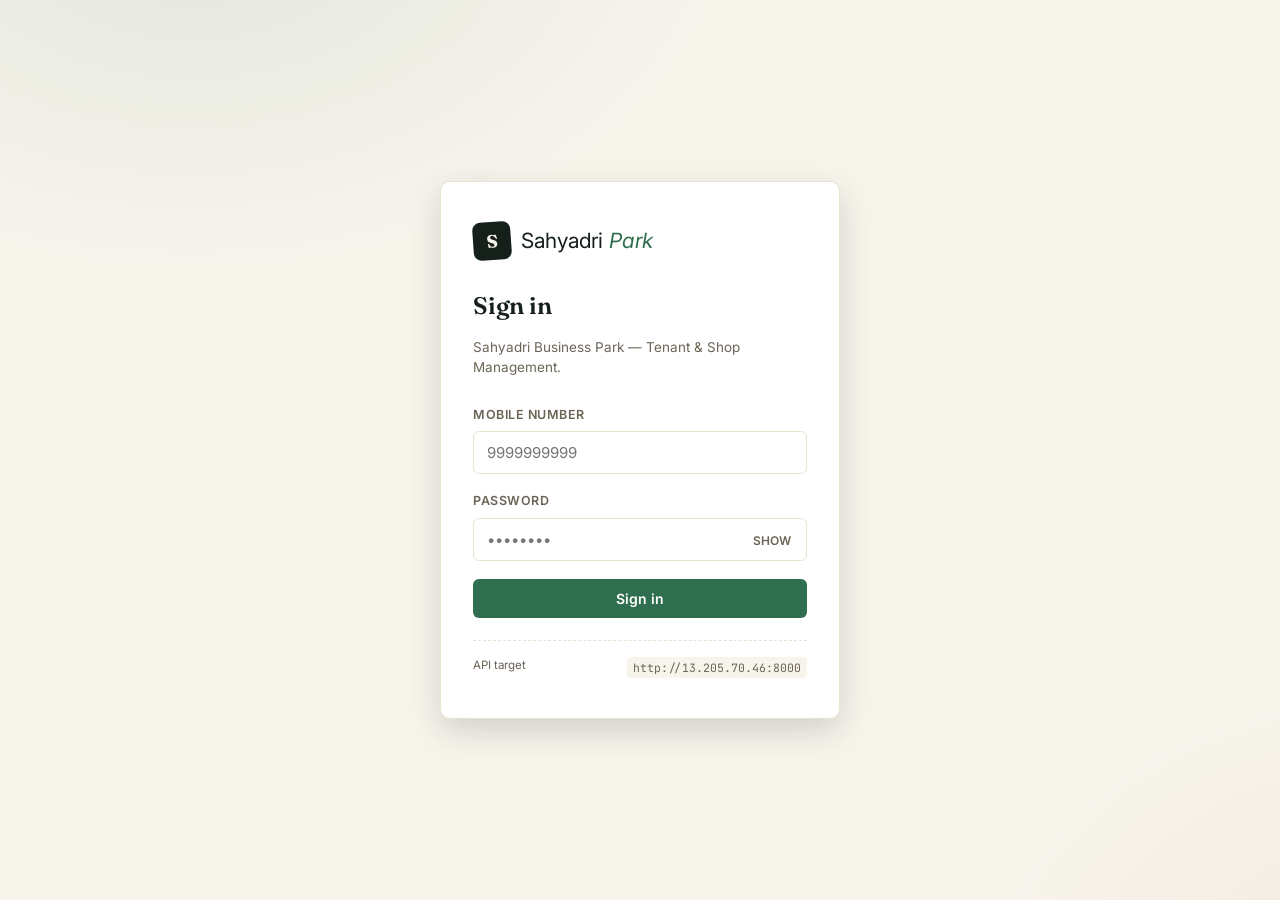
<file: index2.html>
<!DOCTYPE html>
<html lang="en">
<head>
<meta charset="UTF-8">
<meta name="viewport" content="width=device-width, initial-scale=1.0, viewport-fit=cover">
<title>Sahyadri Business Park</title>
<link rel="preconnect" href="https://fonts.googleapis.com">
<link rel="preconnect" href="https://fonts.gstatic.com" crossorigin>
<link href="https://fonts.googleapis.com/css2?family=Fraunces:opsz,wght@9..144,400;9..144,500;9..144,600;9..144,700&family=Inter:wght@400;500;600;700&family=JetBrains+Mono:wght@400;500;600&display=swap" rel="stylesheet">
<style>
/* ============================================================
   TOKENS
   ============================================================ */
:root{
  --ink:#15201B;
  --paper:#F7F4EC;
  --paper-raised:#FFFFFF;
  --green:#2F6F4F;
  --green-deep:#1F4D38;
  --rust:#C0612B;
  --rust-soft:#F3E3D6;
  --line:#E8E2D2;
  --success:#1F8A6B;
  --success-soft:#E1F0E8;
  --pending-soft:#F3E3D6;
  --partial-soft:#FBEFD0;
  --partial:#A87A12;
  --muted:#6B6457;
  --danger:#B43B2E;
  --danger-soft:#F6E0DC;

  --font-display:'Fraunces', serif;
  --font-body:'Inter', system-ui, sans-serif;
  --font-mono:'JetBrains Mono', monospace;

  --radius:10px;
  --radius-sm:6px;
  --shadow-sm: 0 1px 2px rgba(21,32,27,0.06);
  --shadow-md: 0 4px 16px rgba(21,32,27,0.10);
  --shadow-lg: 0 12px 32px rgba(21,32,27,0.16);

  --sidebar-w: 248px;
}

*{box-sizing:border-box;}
html,body{margin:0;padding:0;}
body{
  background:var(--paper);
  color:var(--ink);
  font-family:var(--font-body);
  font-size:15px;
  line-height:1.5;
  -webkit-font-smoothing:antialiased;
  min-height:100vh;
}
h1,h2,h3,h4{font-family:var(--font-display); font-weight:600; margin:0; letter-spacing:-0.01em;}
.mono{font-family:var(--font-mono);}
a{color:inherit;}
button{font-family:var(--font-body); cursor:pointer;}
input,select,textarea{font-family:var(--font-body);}
*:focus-visible{outline:2px solid var(--green); outline-offset:2px; border-radius:4px;}

@media (prefers-reduced-motion: reduce){
  *{animation-duration:0.001ms !important; transition-duration:0.001ms !important;}
}

::-webkit-scrollbar{width:10px; height:10px;}
::-webkit-scrollbar-thumb{background:var(--line); border-radius:6px;}
::-webkit-scrollbar-track{background:transparent;}

/* ============================================================
   LOGIN SCREEN
   ============================================================ */
.login-wrap{
  min-height:100vh;
  display:flex;
  align-items:center;
  justify-content:center;
  padding:24px;
  background:
    radial-gradient(900px 600px at 15% -10%, rgba(47,111,79,0.10), transparent 60%),
    radial-gradient(700px 500px at 110% 110%, rgba(192,97,43,0.08), transparent 60%),
    var(--paper);
}
.login-card{
  width:100%;
  max-width:400px;
  background:var(--paper-raised);
  border:1px solid var(--line);
  border-radius:var(--radius);
  box-shadow:var(--shadow-lg);
  padding:40px 32px;
  animation:rise 0.5s ease both;
}
@keyframes rise{ from{opacity:0; transform:translateY(10px);} to{opacity:1; transform:translateY(0);} }
.login-mark{
  display:flex; align-items:center; gap:10px; margin-bottom:28px;
}
.login-mark .stamp-mark{
  width:38px; height:38px; border-radius:8px;
  background:var(--ink); color:var(--paper);
  display:flex; align-items:center; justify-content:center;
  font-family:var(--font-display); font-weight:700; font-size:18px;
  transform:rotate(-4deg);
}
.login-mark .wordmark{font-size:21px;}
.login-mark .wordmark span{color:var(--green); font-style:italic;}
.login-card h1{font-size:24px; margin-bottom:4px;}
.login-sub{color:var(--muted); font-size:13.5px; margin-bottom:28px;}
.field{margin-bottom:18px;}
.field label{
  display:block; font-size:12.5px; font-weight:600; text-transform:uppercase;
  letter-spacing:0.04em; color:var(--muted); margin-bottom:7px;
}
.field input{
  width:100%; padding:11px 13px; border:1.5px solid var(--line);
  border-radius:var(--radius-sm); font-size:15px; background:var(--paper-raised);
  transition:border-color .15s ease;
}
.field input:focus{border-color:var(--green);}
.pw-row{position:relative;}
.pw-toggle{
  position:absolute; right:10px; top:50%; transform:translateY(-50%);
  background:none; border:none; font-size:12px; color:var(--muted); font-weight:600;
  padding:4px 6px;
}
.btn{
  display:inline-flex; align-items:center; justify-content:center; gap:8px;
  padding:11px 18px; border-radius:var(--radius-sm); border:none;
  font-weight:600; font-size:14px; transition:transform .12s ease, box-shadow .12s ease, background .15s ease;
  white-space:nowrap;
}
.btn:active{transform:scale(0.97);}
.btn-primary{background:var(--green); color:#fff;}
.btn-primary:hover{background:var(--green-deep);}
.btn-primary:disabled{background:#9FB8AB; cursor:not-allowed; transform:none;}
.btn-block{width:100%;}
.btn-ghost{background:transparent; color:var(--ink); border:1.5px solid var(--line);}
.btn-ghost:hover{border-color:var(--ink);}
.btn-danger-ghost{background:transparent; color:var(--danger); border:1.5px solid var(--danger-soft);}
.btn-danger-ghost:hover{background:var(--danger-soft);}
.btn-sm{padding:6px 11px; font-size:12.5px;}
.btn-icon{padding:8px; border-radius:var(--radius-sm); background:transparent; border:1.5px solid var(--line); color:var(--ink); display:inline-flex;}
.btn-icon:hover{border-color:var(--green); color:var(--green);}
.btn-icon.spinning svg{animation:spin 0.7s linear infinite;}
@keyframes spin{ to{ transform:rotate(360deg); } }

.login-error{
  background:var(--danger-soft); color:var(--danger); border-radius:var(--radius-sm);
  padding:10px 13px; font-size:13px; margin-bottom:16px; display:none; font-weight:500;
}
.login-error.show{display:block; animation:shake .3s ease;}
@keyframes shake{ 0%,100%{transform:translateX(0);} 25%{transform:translateX(-4px);} 75%{transform:translateX(4px);} }

.api-base-note{
  margin-top:22px; padding-top:16px; border-top:1px dashed var(--line);
  font-size:11.5px; color:var(--muted); display:flex; justify-content:space-between; gap:8px;
}
.api-base-note code{font-family:var(--font-mono); background:var(--paper); padding:2px 6px; border-radius:4px;}

/* ============================================================
   APP SHELL
   ============================================================ */
.app{ display:none; min-height:100vh; }
.app.show{ display:flex; }

.sidebar{
  width:var(--sidebar-w); flex-shrink:0; background:var(--ink); color:var(--paper);
  display:flex; flex-direction:column; padding:22px 14px; position:fixed; top:0; left:0; bottom:0; overflow-y:auto;
}
.sidebar-mark{ display:flex; align-items:center; gap:10px; padding:0 8px 24px; }
.sidebar-mark .stamp-mark{
  width:32px; height:32px; border-radius:7px; background:var(--green); color:#fff;
  display:flex; align-items:center; justify-content:center; font-family:var(--font-display); font-weight:700; font-size:15px;
  transform:rotate(-4deg); flex-shrink:0;
}
.sidebar-mark .wordmark{font-size:17px; color:#fff;}
.sidebar-mark .wordmark span{color:#6FBE99; font-style:italic;}

.nav-group{ margin-bottom:4px; }
.nav-label{ font-size:10.5px; text-transform:uppercase; letter-spacing:.08em; color:#8A9389; padding:14px 12px 6px; font-weight:600;}
.nav-item{
  display:flex; align-items:center; gap:11px; padding:10px 12px; border-radius:var(--radius-sm);
  color:#C9CFC5; font-size:14px; font-weight:500; margin-bottom:2px; transition:background .12s ease, color .12s ease;
  border:none; background:none; width:100%; text-align:left;
}
.nav-item svg{ flex-shrink:0; opacity:0.85; }
.nav-item:hover{ background:rgba(255,255,255,0.06); color:#fff; }
.nav-item.active{ background:var(--green); color:#fff; }
.nav-item.active svg{ opacity:1; }
.nav-badge{
  margin-left:auto; background:var(--rust); color:#fff; font-size:10.5px; font-weight:700;
  padding:1px 6px; border-radius:10px; min-width:18px; text-align:center;
}

.sidebar-foot{ margin-top:auto; padding-top:16px; border-top:1px solid rgba(255,255,255,0.08); }
.user-chip{ display:flex; align-items:center; gap:10px; padding:8px 10px; border-radius:var(--radius-sm); }
.user-avatar{
  width:32px; height:32px; border-radius:50%; background:var(--green); color:#fff;
  display:flex; align-items:center; justify-content:center; font-weight:700; font-size:13px; flex-shrink:0;
}
.user-meta{ overflow:hidden; }
.user-meta .name{ font-size:13.5px; color:#fff; font-weight:600; white-space:nowrap; overflow:hidden; text-overflow:ellipsis; }
.user-meta .role{ font-size:11px; color:#8A9389; text-transform:capitalize; }
.logout-btn{
  width:100%; margin-top:8px; background:none; border:1.5px solid rgba(255,255,255,0.14); color:#C9CFC5;
  padding:9px; border-radius:var(--radius-sm); font-size:13px; font-weight:600; display:flex; align-items:center; justify-content:center; gap:7px;
}
.logout-btn:hover{ border-color:var(--rust); color:#fff; background:rgba(192,97,43,0.15); }

.main{ flex:1; margin-left:var(--sidebar-w); min-width:0; }
.topbar{
  position:sticky; top:0; z-index:20; background:rgba(247,244,236,0.92); backdrop-filter:blur(8px);
  border-bottom:1px solid var(--line); padding:16px 28px; display:flex; align-items:center; justify-content:space-between; gap:16px;
}
.topbar h2{ font-size:21px; }
.topbar .crumb{ font-size:12.5px; color:var(--muted); margin-top:2px; }
.topbar-actions{ display:flex; align-items:center; gap:10px; }
.content{ padding:24px 28px 56px; max-width:1320px; }

.menu-toggle{ display:none; background:none; border:none; padding:6px; color:var(--ink); }

/* ============================================================
   GENERIC UI PARTS
   ============================================================ */
.toolbar{ display:flex; align-items:center; justify-content:space-between; gap:12px; margin-bottom:18px; flex-wrap:wrap; }
.search-input{
  flex:1; min-width:180px; max-width:340px; padding:9px 13px 9px 36px; border:1.5px solid var(--line);
  border-radius:var(--radius-sm); font-size:13.5px; background:var(--paper-raised) url('data:image/svg+xml;utf8,<svg xmlns="http://www.w3.org/2000/svg" width="15" height="15" viewBox="0 0 24 24" fill="none" stroke="%236B6457" stroke-width="2"><circle cx="11" cy="11" r="8"/><line x1="21" y1="21" x2="16.65" y2="16.65"/></svg>') no-repeat 12px center;
}
.search-input:focus{ border-color:var(--green); outline:none; }
.filter-chips{ display:flex; gap:6px; }
.chip{
  padding:7px 13px; border-radius:999px; border:1.5px solid var(--line); background:var(--paper-raised);
  font-size:12.5px; font-weight:600; color:var(--muted); transition:all .12s ease;
}
.chip:hover{ border-color:var(--green); color:var(--ink); }
.chip.active{ background:var(--ink); color:#fff; border-color:var(--ink); }
.tenant-tag{ font-size:13px; font-weight:600; color:var(--green-deep); }

.card{ background:var(--paper-raised); border:1px solid var(--line); border-radius:var(--radius); box-shadow:var(--shadow-sm); }
.card-pad{ padding:18px; }

.stat-row{ display:grid; grid-template-columns:repeat(auto-fit, minmax(170px,1fr)); gap:14px; margin-bottom:20px; }
.stat-card{ padding:16px 18px; }
.stat-card .label{ font-size:11.5px; text-transform:uppercase; letter-spacing:.05em; color:var(--muted); font-weight:600; margin-bottom:8px;}
.stat-card .value{ font-family:var(--font-display); font-size:26px; font-weight:600; }
.stat-card .sub{ font-size:12px; color:var(--muted); margin-top:4px; }
.stat-card.accent-green .value{ color:var(--green-deep); }
.stat-card.accent-rust .value{ color:var(--rust); }

.table-wrap{ overflow-x:auto; border:1px solid var(--line); border-radius:var(--radius); background:var(--paper-raised); }
table{ width:100%; border-collapse:collapse; font-size:13.8px; min-width:640px; }
thead th{
  text-align:left; padding:12px 16px; font-size:11.5px; text-transform:uppercase; letter-spacing:.04em;
  color:var(--muted); font-weight:600; border-bottom:1.5px solid var(--line); white-space:nowrap; background:#FBF9F4;
}
tbody td{ padding:13px 16px; border-bottom:1px solid var(--line); vertical-align:middle; }
tbody tr:last-child td{ border-bottom:none; }
tbody tr{ transition:background .1s ease; }
tbody tr:hover{ background:#FBF9F4; }
td.num, th.num{ text-align:right; font-family:var(--font-mono); }
td .row-actions{ display:flex; gap:6px; justify-content:flex-end; }

.pill{
  display:inline-flex; align-items:center; gap:5px; padding:3px 10px; border-radius:999px;
  font-size:11.5px; font-weight:700; text-transform:uppercase; letter-spacing:.03em;
}
.pill-dot{ width:6px; height:6px; border-radius:50%; }
.pill.available{ background:var(--success-soft); color:var(--success); }
.pill.available .pill-dot{ background:var(--success); }
.pill.occupied{ background:#E7E3F4; color:#5B4B9E; }
.pill.occupied .pill-dot{ background:#5B4B9E; }
.pill.active-pill{ background:var(--success-soft); color:var(--success); }
.pill.active-pill .pill-dot{ background:var(--success); }
.pill.inactive-pill{ background:var(--danger-soft); color:var(--danger); }
.pill.inactive-pill .pill-dot{ background:var(--danger); }
.pill.role-admin{ background:#FDEBD8; color:#9A5A12; }
.pill.role-tenant{ background:#E3EEFB; color:#1E5C9A; }

/* stamp badge — signature element for bill/payment status */
.stamp{
  display:inline-flex; align-items:center; justify-content:center;
  font-family:var(--font-mono); font-weight:700; font-size:10.5px; letter-spacing:.06em;
  padding:4px 10px; border-radius:4px; border:2px solid currentColor;
  transform:rotate(-3deg); text-transform:uppercase;
}
.stamp.paid{ color:var(--success); }
.stamp.partial{ color:var(--partial); }
.stamp.pending{ color:var(--rust); }

.empty-state{ text-align:center; padding:64px 24px; color:var(--muted); }
.empty-state svg{ opacity:0.4; margin-bottom:14px; }
.empty-state h3{ font-size:16px; color:var(--ink); margin-bottom:6px; }
.empty-state p{ font-size:13.5px; max-width:340px; margin:0 auto; }

.skeleton-row{ height:46px; background:linear-gradient(90deg, #EFEBE0 25%, #F6F3EA 37%, #EFEBE0 63%); background-size:400% 100%; animation:shimmer 1.4s ease infinite; border-bottom:1px solid var(--line); }
@keyframes shimmer{ 0%{background-position:100% 0;} 100%{background-position:0 0;} }

.error-banner{
  background:var(--danger-soft); color:var(--danger); border-radius:var(--radius-sm); padding:13px 16px;
  font-size:13.5px; font-weight:500; margin-bottom:16px; display:flex; align-items:flex-start; gap:10px;
}
.error-banner svg{ flex-shrink:0; margin-top:1px; }
.error-banner button{ margin-left:auto; background:none; border:none; color:var(--danger); font-weight:700; font-size:16px; line-height:1; flex-shrink:0;}

/* Toasts */
.toast-stack{ position:fixed; bottom:20px; right:20px; z-index:1000; display:flex; flex-direction:column; gap:10px; max-width:340px; }
.toast{
  background:var(--ink); color:#fff; padding:13px 16px; border-radius:var(--radius-sm); box-shadow:var(--shadow-lg);
  font-size:13.5px; font-weight:500; display:flex; align-items:center; gap:10px; animation:toast-in .25s ease both;
}
.toast.success{ background:var(--green-deep); }
.toast.error{ background:var(--danger); }
.toast.fade-out{ animation:toast-out .25s ease forwards; }
@keyframes toast-in{ from{opacity:0; transform:translateX(20px);} to{opacity:1; transform:translateX(0);} }
@keyframes toast-out{ from{opacity:1;} to{opacity:0; transform:translateX(20px);} }

/* Modal */
.modal-overlay{
  position:fixed; inset:0; background:rgba(21,32,27,0.45); display:none; align-items:center; justify-content:center;
  z-index:500; padding:20px; backdrop-filter:blur(2px);
}
.modal-overlay.show{ display:flex; animation:fade-in .15s ease; }
@keyframes fade-in{ from{opacity:0;} to{opacity:1;} }
.modal{
  background:var(--paper-raised); border-radius:var(--radius); box-shadow:var(--shadow-lg); width:100%; max-width:480px;
  max-height:88vh; overflow-y:auto; animation:modal-in .2s ease both;
}
@keyframes modal-in{ from{opacity:0; transform:translateY(12px) scale(0.98);} to{opacity:1; transform:translateY(0) scale(1);} }
.modal-head{ padding:20px 22px; border-bottom:1px solid var(--line); display:flex; align-items:center; justify-content:space-between; }
.modal-head h3{ font-size:18px; }
.modal-close{ background:none; border:none; color:var(--muted); padding:4px; }
.modal-close:hover{ color:var(--ink); }
.modal-body{ padding:22px; }
.modal-foot{ padding:16px 22px; border-top:1px solid var(--line); display:flex; justify-content:flex-end; gap:10px; }
.form-grid{ display:grid; grid-template-columns:1fr 1fr; gap:14px; }
.form-grid .full{ grid-column:1 / -1; }
@media (max-width:520px){ .form-grid{ grid-template-columns:1fr; } }
.field select, .field textarea{
  width:100%; padding:11px 13px; border:1.5px solid var(--line); border-radius:var(--radius-sm); font-size:14.5px; background:var(--paper-raised);
}
.field textarea{ resize:vertical; min-height:64px; font-family:var(--font-body); }
.field .hint{ font-size:11.5px; color:var(--muted); margin-top:5px; }
.field-error{ font-size:12px; color:var(--danger); margin-top:5px; font-weight:600; }
.field input.invalid, .field select.invalid{ border-color:var(--danger); }

.confirm-body{ padding:22px; font-size:14.5px; }
.confirm-body strong{ font-weight:700; }

/* Tenant portal (read-only, simplified) */
.tenant-shell{ width:100%; }
.tenant-topbar{
  background:var(--ink); color:#fff; padding:18px 24px; display:flex; align-items:center; justify-content:space-between;
  position:sticky; top:0; z-index:20;
}
.tenant-content{ max-width:760px; margin:0 auto; padding:24px 18px 64px; }
.section-title{ font-size:17px; margin:28px 0 14px; display:flex; align-items:center; justify-content:space-between; }
.tenant-card{ background:var(--paper-raised); border:1px solid var(--line); border-radius:var(--radius); padding:16px 18px; margin-bottom:10px; box-shadow:var(--shadow-sm); }
.tenant-card .row1{ display:flex; align-items:center; justify-content:space-between; gap:10px; margin-bottom:8px;}
.tenant-card .title{ font-weight:600; font-size:14.5px; }
.tenant-card .meta{ font-size:12.5px; color:var(--muted); }
.tenant-card .amt-row{ display:flex; justify-content:space-between; font-size:13px; padding-top:8px; border-top:1px dashed var(--line); margin-top:8px;}
.tenant-card .amt-row .big{ font-family:var(--font-mono); font-weight:700; font-size:15px; }

.spinner{ width:16px; height:16px; border:2.5px solid rgba(255,255,255,0.35); border-top-color:#fff; border-radius:50%; animation:spin 0.7s linear infinite; }
.spinner.dark{ border:2.5px solid rgba(21,32,27,0.2); border-top-color:var(--ink); }

.checkbox-list{ display:flex; flex-direction:column; gap:8px; max-height:220px; overflow-y:auto; border:1.5px solid var(--line); border-radius:var(--radius-sm); padding:10px; }
.checkbox-row{ display:flex; align-items:center; gap:9px; font-size:13.5px; padding:5px 6px; border-radius:5px; }
.checkbox-row:hover{ background:var(--paper); }
.checkbox-row input{ width:16px; height:16px; accent-color:var(--green); }

.visually-hidden{ position:absolute; width:1px; height:1px; overflow:hidden; clip:rect(0,0,0,0); }

/* Responsive */
@media (max-width:900px){
  .sidebar{ transform:translateX(-100%); transition:transform .2s ease; z-index:300; box-shadow:var(--shadow-lg); }
  .sidebar.open{ transform:translateX(0); }
  .main{ margin-left:0; }
  .menu-toggle{ display:flex; }
  .sidebar-scrim{ display:none; position:fixed; inset:0; background:rgba(0,0,0,0.4); z-index:290; }
  .sidebar-scrim.show{ display:block; }
  .content{ padding:18px 16px 90px; }
  .topbar{ padding:14px 16px; }
}
@media (max-width:560px){
  .topbar h2{ font-size:18px; }
  .stat-row{ grid-template-columns:repeat(2,1fr); }
  table{ font-size:13px; }
  thead th, tbody td{ padding:10px 12px; }
}
</style>
</head>
<body>

<!-- ============================================================
     LOGIN SCREEN
     ============================================================ -->
<div class="login-wrap" id="loginScreen">
  <div class="login-card">
    <div class="login-mark">
      <div class="stamp-mark">S</div>
      <div class="wordmark">Sahyadri<span> Park</span></div>
    </div>
    <h1>Sign in</h1>
    <p class="login-sub">Sahyadri Business Park — Tenant & Shop Management.</p>

    <div class="login-error" id="loginError"></div>

    <form id="loginForm" autocomplete="on">
      <div class="field">
        <label for="loginMobile">Mobile number</label>
        <input type="tel" id="loginMobile" name="mobile" placeholder="9999999999" autocomplete="username" required pattern="[0-9]{10}" maxlength="10" inputmode="numeric">
      </div>
      <div class="field">
        <label for="loginPassword">Password</label>
        <div class="pw-row">
          <input type="password" id="loginPassword" name="password" placeholder="••••••••" autocomplete="current-password" required>
          <button type="button" class="pw-toggle" id="pwToggle">SHOW</button>
        </div>
      </div>
      <button type="submit" class="btn btn-primary btn-block" id="loginBtn">
        <span id="loginBtnText">Sign in</span>
      </button>
    </form>

    <div class="api-base-note">
      <span>API target</span>
      <code id="apiBaseDisplay">…</code>
    </div>
  </div>
</div>

<!-- ============================================================
     ADMIN APP SHELL
     ============================================================ -->
<div class="sidebar-scrim" id="sidebarScrim"></div>
<div class="app" id="adminApp">
  <aside class="sidebar" id="sidebar">
    <div class="sidebar-mark">
      <div class="stamp-mark">S</div>
      <div class="wordmark">Sahyadri<span> Park</span></div>
    </div>

    <nav>
      <div class="nav-group">
        <button class="nav-item active" data-view="dashboard">
          <svg width="17" height="17" viewBox="0 0 24 24" fill="none" stroke="currentColor" stroke-width="2"><rect x="3" y="3" width="7" height="9" rx="1"/><rect x="14" y="3" width="7" height="5" rx="1"/><rect x="14" y="12" width="7" height="9" rx="1"/><rect x="3" y="16" width="7" height="5" rx="1"/></svg>
          Dashboard
        </button>
      </div>
      <div class="nav-group">
        <div class="nav-label">Property</div>
        <button class="nav-item" data-view="complexes">
          <svg width="17" height="17" viewBox="0 0 24 24" fill="none" stroke="currentColor" stroke-width="2"><path d="M3 21h18M5 21V7l7-4 7 4v14M9 9h1m4 0h1m-5 4h1m4 0h1m-5 4h1m4 0h1"/></svg>
          Complexes
        </button>
        <button class="nav-item" data-view="shops">
          <svg width="17" height="17" viewBox="0 0 24 24" fill="none" stroke="currentColor" stroke-width="2"><path d="M3 9l1-5h16l1 5M4 9v10a1 1 0 001 1h14a1 1 0 001-1V9M4 9h16M9 21v-5a1 1 0 011-1h4a1 1 0 011 1v5"/></svg>
          Shops
        </button>
      </div>
      <div class="nav-group">
        <div class="nav-label">People</div>
        <button class="nav-item" data-view="users">
          <svg width="17" height="17" viewBox="0 0 24 24" fill="none" stroke="currentColor" stroke-width="2"><circle cx="9" cy="7" r="4"/><path d="M2 21v-2a4 4 0 014-4h6a4 4 0 014 4v2M17 7a4 4 0 010 8M23 21v-2a4 4 0 00-3-3.87"/></svg>
          Users
        </button>
      </div>
      <div class="nav-group">
        <div class="nav-label">Finance</div>
        <button class="nav-item" data-view="bills">
          <svg width="17" height="17" viewBox="0 0 24 24" fill="none" stroke="currentColor" stroke-width="2"><path d="M4 2h13l3 3v17H4z"/><path d="M9 7h6M9 11h6M9 15h4"/></svg>
          Bills
          <span class="nav-badge" id="pendingBadge" style="display:none;">0</span>
        </button>
        <button class="nav-item" data-view="payments">
          <svg width="17" height="17" viewBox="0 0 24 24" fill="none" stroke="currentColor" stroke-width="2"><rect x="2" y="5" width="20" height="14" rx="2"/><line x1="2" y1="10" x2="22" y2="10"/></svg>
          Payments
        </button>
      </div>
      <div class="nav-group">
        <div class="nav-label">Insights</div>
        <button class="nav-item" data-view="reports">
          <svg width="17" height="17" viewBox="0 0 24 24" fill="none" stroke="currentColor" stroke-width="2"><path d="M3 3v18h18"/><path d="M18 9l-5 5-3-3-4 4"/></svg>
          Reports
        </button>
      </div>
    </nav>

    <div class="sidebar-foot">
      <div class="user-chip">
        <div class="user-avatar" id="sidebarAvatar">A</div>
        <div class="user-meta">
          <div class="name" id="sidebarUserName">Admin</div>
          <div class="role" id="sidebarUserRole">admin</div>
        </div>
      </div>
      <button class="logout-btn" id="logoutBtn">
        <svg width="14" height="14" viewBox="0 0 24 24" fill="none" stroke="currentColor" stroke-width="2"><path d="M9 21H5a2 2 0 01-2-2V5a2 2 0 012-2h4M16 17l5-5-5-5M21 12H9"/></svg>
        Sign out
      </button>
    </div>
  </aside>

  <main class="main">
    <div class="topbar">
      <div style="display:flex; align-items:center; gap:10px;">
        <button class="menu-toggle" id="menuToggle" aria-label="Open menu">
          <svg width="22" height="22" viewBox="0 0 24 24" fill="none" stroke="currentColor" stroke-width="2"><line x1="3" y1="6" x2="21" y2="6"/><line x1="3" y1="12" x2="21" y2="12"/><line x1="3" y1="18" x2="21" y2="18"/></svg>
        </button>
        <div>
          <h2 id="viewTitle">Dashboard</h2>
          <div class="crumb" id="viewCrumb">Overview of your portfolio</div>
        </div>
      </div>
      <div class="topbar-actions">
        <button class="btn-icon" id="refreshBtn" title="Refresh data" aria-label="Refresh data">
          <svg width="16" height="16" viewBox="0 0 24 24" fill="none" stroke="currentColor" stroke-width="2"><path d="M23 4v6h-6M1 20v-6h6"/><path d="M3.51 9a9 9 0 0114.85-3.36L23 10M1 14l4.64 4.36A9 9 0 0020.49 15"/></svg>
        </button>
        <button class="btn btn-primary btn-sm" id="primaryActionBtn">+ Add</button>
      </div>
    </div>
    <div class="content" id="viewContent">
      <!-- views render here -->
    </div>
  </main>
</div>

<!-- ============================================================
     TENANT PORTAL SHELL
     ============================================================ -->
<div class="app" id="tenantApp">
  <div class="tenant-shell">
    <div class="tenant-topbar">
      <div style="display:flex; align-items:center; gap:10px;">
        <div class="stamp-mark" style="background:var(--green);">S</div>
        <div>
          <div style="font-weight:600; font-size:14.5px;" id="tenantName">—</div>
          <div style="font-size:11.5px; color:#9FAA9A;">Tenant portal</div>
        </div>
      </div>
      <div style="display:flex; gap:8px;">
        <button class="btn-icon" id="tenantRefreshBtn" style="border-color:rgba(255,255,255,0.2); color:#fff;" title="Refresh" aria-label="Refresh data">
          <svg width="16" height="16" viewBox="0 0 24 24" fill="none" stroke="currentColor" stroke-width="2"><path d="M23 4v6h-6M1 20v-6h6"/><path d="M3.51 9a9 9 0 0114.85-3.36L23 10M1 14l4.64 4.36A9 9 0 0020.49 15"/></svg>
        </button>
        <button class="logout-btn" id="tenantLogoutBtn" style="width:auto; margin-top:0;">Sign out</button>
      </div>
    </div>
    <div class="tenant-content" id="tenantContent">
      <!-- tenant views render here -->
    </div>
  </div>
</div>

<div class="toast-stack" id="toastStack"></div>

<!-- Modal -->
<div class="modal-overlay" id="modalOverlay">
  <div class="modal" id="modalEl" role="dialog" aria-modal="true">
    <div class="modal-head">
      <h3 id="modalTitle">Title</h3>
      <button class="modal-close" id="modalCloseBtn" aria-label="Close">
        <svg width="20" height="20" viewBox="0 0 24 24" fill="none" stroke="currentColor" stroke-width="2"><line x1="18" y1="6" x2="6" y2="18"/><line x1="6" y1="6" x2="18" y2="18"/></svg>
      </button>
    </div>
    <div class="modal-body" id="modalBody"></div>
    <div class="modal-foot" id="modalFoot"></div>
  </div>
</div>

<script>
/* ================================================================
   CONFIG — set your backend URL here
   ================================================================ */
const API_BASE_URL = "http://13.205.70.46:8000"; // <-- put your backend IP/URL here, e.g. "http://192.168.1.50:8000"

/* ================================================================
   STATE
   ================================================================ */
const state = {
  token: localStorage.getItem('tms_token') || null,
  role: localStorage.getItem('tms_role') || null,
  currentUser: null,
  view: 'dashboard',
  cache: { complexes: [], shops: [], users: [], bills: [], payments: [] },
  loaded: { complexes:false, shops:false, users:false, bills:false, payments:false },
};

document.getElementById('apiBaseDisplay').textContent = API_BASE_URL;

/* ================================================================
   API LAYER
   ================================================================ */
class ApiError extends Error {
  constructor(message, status){ super(message); this.status = status; }
}

async function api(path, { method = 'GET', body = null, auth = true } = {}) {
  const headers = { 'Content-Type': 'application/json' };
  if (auth && state.token) headers['Authorization'] = `Bearer ${state.token}`;

  let res;
  try {
    res = await fetch(`${API_BASE_URL}${path}`, {
      method,
      headers,
      body: body ? JSON.stringify(body) : undefined,
    });
  } catch (err) {
    throw new ApiError(`Can't reach the server at ${API_BASE_URL}. Check the API_BASE_URL value and that the backend is running.`, 0);
  }

  let data = null;
  const text = await res.text();
  if (text) {
    try { data = JSON.parse(text); } catch { data = null; }
  }

  if (!res.ok) {
    let msg = `Request failed (${res.status})`;
    if (data) {
      if (typeof data.detail === 'string') msg = data.detail;
      else if (Array.isArray(data.detail)) msg = data.detail.map(d => d.msg).join(', ');
    }
    if (res.status === 401) { handleAuthExpired(); }
    throw new ApiError(msg, res.status);
  }
  return data;
}

function handleAuthExpired(){
  showToast('Your session expired. Please sign in again.', 'error');
  logout();
}

/* ================================================================
   TOASTS
   ================================================================ */
function showToast(message, type = 'default'){
  const stack = document.getElementById('toastStack');
  const el = document.createElement('div');
  el.className = `toast ${type}`;
  const icon = type === 'success'
    ? '<svg width="15" height="15" viewBox="0 0 24 24" fill="none" stroke="currentColor" stroke-width="2.5"><path d="M20 6L9 17l-5-5"/></svg>'
    : type === 'error'
      ? '<svg width="15" height="15" viewBox="0 0 24 24" fill="none" stroke="currentColor" stroke-width="2.5"><circle cx="12" cy="12" r="10"/><line x1="12" y1="8" x2="12" y2="12"/><line x1="12" y1="16" x2="12.01" y2="16"/></svg>'
      : '';
  el.innerHTML = `${icon}<span>${escapeHtml(message)}</span>`;
  stack.appendChild(el);
  setTimeout(() => {
    el.classList.add('fade-out');
    setTimeout(() => el.remove(), 250);
  }, 3400);
}

function escapeHtml(str){
  const d = document.createElement('div');
  d.textContent = String(str ?? '');
  return d.innerHTML;
}

/* ================================================================
   FORMATTERS
   ================================================================ */
const currency = (n) => '₹' + Number(n ?? 0).toLocaleString('en-IN', { minimumFractionDigits: 2, maximumFractionDigits: 2 });
const dateFmt = (iso) => {
  if (!iso) return '—';
  const d = new Date(iso);
  if (isNaN(d)) return iso;
  return d.toLocaleDateString('en-IN', { day:'2-digit', month:'short', year:'numeric' });
};
const initials = (name) => (name || '?').trim().split(/\s+/).map(w=>w[0]).slice(0,2).join('').toUpperCase();

/* ================================================================
   AUTH
   ================================================================ */
const loginScreen = document.getElementById('loginScreen');
const adminApp = document.getElementById('adminApp');
const tenantApp = document.getElementById('tenantApp');
const loginForm = document.getElementById('loginForm');
const loginError = document.getElementById('loginError');
const loginBtn = document.getElementById('loginBtn');
const loginBtnText = document.getElementById('loginBtnText');

document.getElementById('pwToggle').addEventListener('click', () => {
  const pw = document.getElementById('loginPassword');
  const btn = document.getElementById('pwToggle');
  if (pw.type === 'password'){ pw.type = 'text'; btn.textContent = 'HIDE'; }
  else { pw.type = 'password'; btn.textContent = 'SHOW'; }
});

loginForm.addEventListener('submit', async (e) => {
  e.preventDefault();
  loginError.classList.remove('show');
  const mobile = document.getElementById('loginMobile').value.trim();
  const password = document.getElementById('loginPassword').value;

  loginBtn.disabled = true;
  loginBtnText.innerHTML = '<span class="spinner"></span>';

  try {
    const data = await api('/api/login', { method:'POST', body:{ mobile, password }, auth:false });
    state.token = data.token;
    state.role = data.role;
    localStorage.setItem('tms_token', data.token);
    localStorage.setItem('tms_role', data.role);
    await bootAfterLogin();
  } catch (err) {
    loginError.textContent = err.message || 'Sign in failed. Check your credentials.';
    loginError.classList.add('show');
  } finally {
    loginBtn.disabled = false;
    loginBtnText.textContent = 'Sign in';
  }
});

function logout(){
  state.token = null; state.role = null; state.currentUser = null;
  localStorage.removeItem('tms_token'); localStorage.removeItem('tms_role');
  adminApp.classList.remove('show');
  tenantApp.classList.remove('show');
  loginScreen.style.display = 'flex';
  loginForm.reset();
}

document.getElementById('logoutBtn').addEventListener('click', logout);
document.getElementById('tenantLogoutBtn').addEventListener('click', logout);

async function bootAfterLogin(){
  if (state.role === 'admin'){
    loginScreen.style.display = 'none';
    adminApp.classList.add('show');
    await initAdminUser();
    navigateTo('dashboard');
  } else {
    loginScreen.style.display = 'none';
    tenantApp.classList.add('show');
    await loadTenantPortal();
  }
}

async function initAdminUser(){
  try {
    const users = await api('/api/user');
    state.cache.users = users; state.loaded.users = true;
    // We don't have a "me" endpoint, so just show role generically.
    document.getElementById('sidebarUserName').textContent = 'Admin';
    document.getElementById('sidebarUserRole').textContent = state.role;
    document.getElementById('sidebarAvatar').textContent = 'A';
  } catch (err) { /* non-fatal */ }
}

// Try silent resume on load
(async function tryResume(){
  if (state.token && state.role){
    try { await bootAfterLogin(); }
    catch(err){ logout(); }
  }
})();

/* ================================================================
   ADMIN NAV / VIEW ROUTING
   ================================================================ */
const sidebar = document.getElementById('sidebar');
const sidebarScrim = document.getElementById('sidebarScrim');
document.getElementById('menuToggle').addEventListener('click', () => {
  sidebar.classList.add('open'); sidebarScrim.classList.add('show');
});
sidebarScrim.addEventListener('click', closeSidebar);
function closeSidebar(){ sidebar.classList.remove('open'); sidebarScrim.classList.remove('show'); }

const viewMeta = {
  dashboard: { title:'Dashboard', crumb:'Overview of your portfolio', action:null },
  complexes: { title:'Complexes', crumb:'Buildings and properties you manage', action:'Add complex' },
  shops:     { title:'Shops', crumb:'Units across all complexes', action:'Add shop' },
  users:     { title:'Users', crumb:'Admins and tenants', action:'Add user' },
  bills:     { title:'Bills', crumb:'Charges raised to tenants', action:'Add bill' },
  payments:  { title:'Payments', crumb:'Payments recorded against bills', action:'Record payment' },
  reports:   { title:'Reports', crumb:'Occupancy, collections and outstanding dues', action:null },
};

document.querySelectorAll('.nav-item[data-view]').forEach(btn => {
  btn.addEventListener('click', () => { navigateTo(btn.dataset.view); closeSidebar(); });
});

async function navigateTo(view){
  state.view = view;
  document.querySelectorAll('.nav-item[data-view]').forEach(b => b.classList.toggle('active', b.dataset.view === view));
  const meta = viewMeta[view];
  document.getElementById('viewTitle').textContent = meta.title;
  document.getElementById('viewCrumb').textContent = meta.crumb;
  const actionBtn = document.getElementById('primaryActionBtn');
  if (meta.action){ actionBtn.style.display = 'inline-flex'; actionBtn.textContent = '+ ' + meta.action.replace(/^Add /,'').replace(/^Record /,''); }
  else { actionBtn.style.display = 'none'; }
  await renderView(view);
}

document.getElementById('refreshBtn').addEventListener('click', () => refreshCurrentView(true));
document.getElementById('primaryActionBtn').addEventListener('click', () => openCreateModal(state.view));

async function refreshCurrentView(showSpinner){
  const btn = document.getElementById('refreshBtn');
  if (showSpinner) btn.classList.add('spinning');
  Object.keys(state.loaded).forEach(k => state.loaded[k] = false);
  try { await renderView(state.view); showToast('Data refreshed', 'success'); }
  finally { btn.classList.remove('spinning'); }
}

async function renderView(view){
  const content = document.getElementById('viewContent');
  content.innerHTML = skeletonHtml();
  try {
    switch(view){
      case 'dashboard': content.innerHTML = await dashboardView(); break;
      case 'complexes': content.innerHTML = await complexesView(); attachComplexHandlers(); break;
      case 'shops': content.innerHTML = await shopsView(); attachShopHandlers(); break;
      case 'users': content.innerHTML = await usersView(); attachUserHandlers(); break;
      case 'bills': content.innerHTML = await billsView(); attachBillHandlers(); break;
      case 'payments': content.innerHTML = await paymentsView(); attachPaymentHandlers(); break;
      case 'reports': content.innerHTML = await reportsView(); attachReportsHandlers(); break;
    }
    attachSearchFilter();
  } catch (err) {
    content.innerHTML = errorBannerHtml(err.message);
    document.getElementById('retryBtn')?.addEventListener('click', () => renderView(view));
  }
}

function skeletonHtml(){
  return `<div class="table-wrap">${Array.from({length:5}).map(()=>'<div class="skeleton-row"></div>').join('')}</div>`;
}
function errorBannerHtml(msg){
  return `<div class="error-banner">
    <svg width="18" height="18" viewBox="0 0 24 24" fill="none" stroke="currentColor" stroke-width="2"><circle cx="12" cy="12" r="10"/><line x1="12" y1="8" x2="12" y2="12"/><line x1="12" y1="16" x2="12.01" y2="16"/></svg>
    <span>${escapeHtml(msg)}</span>
    <button id="retryBtn" class="btn btn-sm btn-ghost" style="margin-left:auto; border-color:var(--danger); color:var(--danger);">Retry</button>
  </div>`;
}
function emptyStateHtml(title, sub, iconSvg){
  return `<div class="empty-state">${iconSvg}<h3>${escapeHtml(title)}</h3><p>${escapeHtml(sub)}</p></div>`;
}

async function ensureLoaded(key, path){
  if (!state.loaded[key]){
    state.cache[key] = await api(path);
    state.loaded[key] = true;
  }
  return state.cache[key];
}

function attachSearchFilter(){
  const input = document.getElementById('tableSearch');
  if (!input) return;
  input.addEventListener('input', () => {
    const q = input.value.trim().toLowerCase();
    document.querySelectorAll('tbody tr[data-search]').forEach(tr => {
      tr.style.display = tr.dataset.search.toLowerCase().includes(q) ? '' : 'none';
    });
  });
}

/* ================================================================
   DASHBOARD VIEW
   ================================================================ */
async function dashboardView(){
  const [complexes, shops, users, bills] = await Promise.all([
    ensureLoaded('complexes','/api/complex'),
    ensureLoaded('shops','/api/shop'),
    ensureLoaded('users','/api/user'),
    ensureLoaded('bills','/api/bill'),
  ]);

  const occupied = shops.filter(s => s.status === 'occupied').length;
  const pendingBills = bills.filter(b => b.status !== 'paid');
  const pendingTotal = pendingBills.reduce((sum,b) => sum + Number(b.pending_amount||0), 0);
  const collectedTotal = bills.reduce((sum,b) => sum + Number(b.paid_amount||0), 0);

  updatePendingBadge(pendingBills.length);

  const recentBills = [...bills].sort((a,b) => new Date(b.bill_date) - new Date(a.bill_date)).slice(0,6);

  return `
  <div class="stat-row">
    <div class="card stat-card"><div class="label">Complexes</div><div class="value">${complexes.length}</div><div class="sub">properties managed</div></div>
    <div class="card stat-card"><div class="label">Shops</div><div class="value">${shops.length}</div><div class="sub">${occupied} occupied · ${shops.length-occupied} available</div></div>
    <div class="card stat-card"><div class="label">Users</div><div class="value">${users.length}</div><div class="sub">${users.filter(u=>u.role==='tenant').length} tenants</div></div>
    <div class="card stat-card accent-rust"><div class="label">Pending dues</div><div class="value mono">${currency(pendingTotal)}</div><div class="sub">${pendingBills.length} bills outstanding</div></div>
    <div class="card stat-card accent-green"><div class="label">Collected</div><div class="value mono">${currency(collectedTotal)}</div><div class="sub">across all bills</div></div>
  </div>

  <div class="card">
    <div class="card-pad" style="padding-bottom:0;"><h3 style="font-size:15.5px;">Recent bills</h3></div>
    ${recentBills.length === 0 ? emptyStateHtml('No bills yet', 'Bills you raise will show up here.', emptyIcon()) : `
    <div class="table-wrap" style="border:none; border-radius:0; box-shadow:none; margin-top:10px;">
      <table>
        <thead><tr><th>Bill</th><th>Tenant</th><th>Type</th><th class="num">Amount</th><th>Status</th><th>Due</th></tr></thead>
        <tbody>
          ${recentBills.map(b => {
            const tenant = state.cache.users.find(u=>u.id===b.user_id);
            return `<tr>
              <td class="mono">#${b.id}</td>
              <td>${escapeHtml(tenant?.name || ('User #'+b.user_id))}</td>
              <td>${escapeHtml(b.bill_type)}</td>
              <td class="num">${currency(b.amount)}</td>
              <td>${stampHtml(b.status)}</td>
              <td>${dateFmt(b.due_date)}</td>
            </tr>`;
          }).join('')}
        </tbody>
      </table>
    </div>`}
  </div>`;
}

function updatePendingBadge(count){
  const badge = document.getElementById('pendingBadge');
  if (count > 0){ badge.style.display='inline-block'; badge.textContent = count; }
  else badge.style.display = 'none';
}

function stampHtml(status){
  const cls = status === 'paid' ? 'paid' : status === 'partial' ? 'partial' : 'pending';
  return `<span class="stamp ${cls}">${escapeHtml(status)}</span>`;
}
function emptyIcon(){
  return `<svg width="42" height="42" viewBox="0 0 24 24" fill="none" stroke="currentColor" stroke-width="1.6"><rect x="3" y="3" width="18" height="18" rx="2"/><line x1="9" y1="9" x2="15" y2="15"/><line x1="15" y1="9" x2="9" y2="15"/></svg>`;
}

/* ================================================================
   COMPLEXES VIEW
   ================================================================ */
async function complexesView(){
  const complexes = await ensureLoaded('complexes','/api/complex');
  return `
  <div class="toolbar"><input class="search-input" id="tableSearch" placeholder="Search complexes…"></div>
  ${complexes.length === 0 ? emptyStateHtml('No complexes yet', 'Add your first complex to start assigning shops to it.', emptyIcon()) : `
  <div class="table-wrap">
    <table>
      <thead><tr><th>Name</th><th>Address</th><th>Owner</th><th>Contact</th><th>Description</th><th>Created</th><th></th></tr></thead>
      <tbody>
        ${complexes.map(c => `
          <tr data-search="${escapeHtml((c.name||'')+' '+(c.address||'')+' '+(c.owner_name||''))}">
            <td><strong>${escapeHtml(c.name)}</strong></td>
            <td>${escapeHtml(c.address||'—')}</td>
            <td>${c.owner_name ? `<span style="font-weight:600;">${escapeHtml(c.owner_name)}</span>` : '<span style="color:var(--muted);">—</span>'}</td>
            <td>${c.owner_contact ? `<a href="tel:${escapeHtml(c.owner_contact)}" style="color:var(--green); font-family:var(--font-mono);">${escapeHtml(c.owner_contact)}</a>` : '—'}</td>
            <td>${escapeHtml(c.description || '—')}</td>
            <td>${dateFmt(c.created_at)}</td>
            <td><div class="row-actions">
              <button class="btn-icon" data-view-complex-report="${c.id}" data-name="${escapeHtml(c.name)}" aria-label="View report" title="Complex report">
                <svg width="14" height="14" viewBox="0 0 24 24" fill="none" stroke="currentColor" stroke-width="2"><path d="M3 3v18h18"/><path d="M18 9l-5 5-3-3-4 4"/></svg>
              </button>
              <button class="btn-icon" data-edit-complex="${c.id}" aria-label="Edit">${editIcon()}</button>
              <button class="btn-icon" data-delete-complex="${c.id}" data-name="${escapeHtml(c.name)}" aria-label="Delete">${trashIcon()}</button>
            </div></td>
          </tr>`).join('')}
      </tbody>
    </table>
  </div>`}`;
}

function editIcon(){ return `<svg width="14" height="14" viewBox="0 0 24 24" fill="none" stroke="currentColor" stroke-width="2"><path d="M11 4H4a2 2 0 00-2 2v14a2 2 0 002 2h14a2 2 0 002-2v-7"/><path d="M18.5 2.5a2.12 2.12 0 013 3L12 15l-4 1 1-4 9.5-9.5z"/></svg>`; }
function trashIcon(){ return `<svg width="14" height="14" viewBox="0 0 24 24" fill="none" stroke="currentColor" stroke-width="2"><polyline points="3 6 5 6 21 6"/><path d="M19 6l-1.5 14.5a2 2 0 01-2 1.5H8.5a2 2 0 01-2-1.5L5 6m5 0V4a1 1 0 011-1h2a1 1 0 011 1v2"/></svg>`; }

function attachComplexHandlers(){
  document.querySelectorAll('[data-edit-complex]').forEach(btn => btn.addEventListener('click', () => openEditComplexModal(Number(btn.dataset.editComplex))));
  document.querySelectorAll('[data-delete-complex]').forEach(btn => btn.addEventListener('click', () => confirmDelete('complex', Number(btn.dataset.deleteComplex), btn.dataset.name)));
  document.querySelectorAll('[data-view-complex-report]').forEach(btn => btn.addEventListener('click', () => openComplexReportModal(Number(btn.dataset.viewComplexReport), btn.dataset.name)));
}

/* ================================================================
   SHOPS VIEW
   ================================================================ */
async function shopsView(){
  const [shops, complexes] = await Promise.all([ensureLoaded('shops','/api/shop'), ensureLoaded('complexes','/api/complex')]);
  const complexName = (id) => complexes.find(c=>c.id===id)?.name || `#${id}`;
  const availableCount = shops.filter(s=>s.status==='available').length;
  const occupiedCount = shops.filter(s=>s.status==='occupied').length;

  return `
  <div class="toolbar">
    <input class="search-input" id="tableSearch" placeholder="Search shops…">
    <div class="filter-chips" id="shopFilterChips">
      <button class="chip active" data-filter="all">All (${shops.length})</button>
      <button class="chip" data-filter="available">Empty (${availableCount})</button>
      <button class="chip" data-filter="occupied">Occupied (${occupiedCount})</button>
    </div>
  </div>
  ${shops.length === 0 ? emptyStateHtml('No shops yet', 'Add a shop and assign it to a complex.', emptyIcon()) : `
  <div class="table-wrap">
    <table>
      <thead><tr><th>Shop #</th><th>Complex</th><th class="num">Area (sqft)</th><th>Status</th><th>Tenant</th><th></th></tr></thead>
      <tbody>
        ${shops.map(s => `
          <tr data-search="${escapeHtml(s.shop_number+' '+complexName(s.complex_id)+' '+(s.assigned_to?.name||''))}" data-status="${s.status}">
            <td class="mono"><strong>${escapeHtml(s.shop_number)}</strong></td>
            <td>${escapeHtml(complexName(s.complex_id))}</td>
            <td class="num">${Number(s.area_sqft).toLocaleString('en-IN')}</td>
            <td><span class="pill ${s.status}"><span class="pill-dot"></span>${escapeHtml(s.status)}</span></td>
            <td>${s.assigned_to ? `<span class="tenant-tag">${escapeHtml(s.assigned_to.name)}</span>` : '<span style="color:var(--muted); font-size:13px;">— empty —</span>'}</td>
            <td><div class="row-actions">
              ${s.assigned_to ? `<button class="btn-icon" data-deassign-shop="${s.id}" data-shopnum="${escapeHtml(s.shop_number)}" data-tenant="${escapeHtml(s.assigned_to.name)}" data-userid="${s.assigned_to.id}" aria-label="Deassign tenant" title="Deassign tenant">${unlinkIcon()}</button>` : ''}
              <button class="btn-icon" data-edit-shop="${s.id}" aria-label="Edit">${editIcon()}</button>
              <button class="btn-icon" data-delete-shop="${s.id}" data-name="${escapeHtml(s.shop_number)}" aria-label="Delete">${trashIcon()}</button>
            </div></td>
          </tr>`).join('')}
      </tbody>
    </table>
  </div>`}`;
}
function unlinkIcon(){ return `<svg width="14" height="14" viewBox="0 0 24 24" fill="none" stroke="currentColor" stroke-width="2"><path d="M18.84 12.25l1.72-1.71a5 5 0 00-7.07-7.07l-1.05 1.05M5.17 11.75l-1.71 1.71a5 5 0 007.07 7.07l1.05-1.05M8 12h8"/></svg>`; }

function attachShopHandlers(){
  document.querySelectorAll('[data-edit-shop]').forEach(btn => btn.addEventListener('click', () => openEditShopModal(Number(btn.dataset.editShop))));
  document.querySelectorAll('[data-delete-shop]').forEach(btn => btn.addEventListener('click', () => confirmDelete('shop', Number(btn.dataset.deleteShop), btn.dataset.name)));
  document.querySelectorAll('[data-deassign-shop]').forEach(btn => btn.addEventListener('click', () => confirmDeassignShop(
    Number(btn.dataset.deassignShop), btn.dataset.shopnum, btn.dataset.tenant, Number(btn.dataset.userid)
  )));
  const chips = document.querySelectorAll('#shopFilterChips .chip');
  chips.forEach(chip => chip.addEventListener('click', () => {
    chips.forEach(c => c.classList.remove('active'));
    chip.classList.add('active');
    const filter = chip.dataset.filter;
    document.querySelectorAll('tbody tr[data-status]').forEach(tr => {
      tr.style.display = (filter === 'all' || tr.dataset.status === filter) ? '' : 'none';
    });
  }));
}

function confirmDeassignShop(shopId, shopNum, tenantName, userId){
  openModal('Deassign tenant', `
    <div class="confirm-body">Remove <strong>${escapeHtml(tenantName)}</strong> from shop <strong>${escapeHtml(shopNum)}</strong>? The shop will become available for a new tenant.</div>
  `, `
    <button class="btn btn-ghost" id="cancelBtn">Cancel</button>
    <button class="btn btn-danger-ghost" id="confirmBtn">Deassign</button>
  `);
  document.getElementById('cancelBtn').addEventListener('click', closeModal);
  document.getElementById('confirmBtn').addEventListener('click', async () => {
    await withSavingState('confirmBtn', async () => {
      await api(`/api/user/${userId}/detach-shops`, { method:'POST', body:{ shop_ids:[shopId] } });
      state.loaded.shops = false;
      closeModal();
      showToast(`${tenantName} removed from shop ${shopNum}`, 'success');
      await renderView('shops');
    }, 'Removing…');
  });
}

/* ================================================================
   USERS VIEW
   ================================================================ */
async function usersView(){
  const [users, shops] = await Promise.all([
    ensureLoaded('users','/api/user'),
    ensureLoaded('shops','/api/shop'),
  ]);

  // Build a map: user_id -> [shop_number, ...]
  const userShopMap = {};
  shops.forEach(s => {
    if (s.assigned_to) {
      if (!userShopMap[s.assigned_to.id]) userShopMap[s.assigned_to.id] = [];
      userShopMap[s.assigned_to.id].push(s.shop_number);
    }
  });

  return `
  <div class="toolbar"><input class="search-input" id="tableSearch" placeholder="Search users…"></div>
  ${users.length === 0 ? emptyStateHtml('No users yet', 'Add tenants or admins to get started.', emptyIcon()) : `
  <div class="table-wrap">
    <table>
      <thead><tr><th>Name</th><th>Mobile</th><th>Email</th><th>Role</th><th>Assigned Shops</th><th>Status</th><th></th></tr></thead>
      <tbody>
        ${users.map(u => {
          const assignedShops = userShopMap[u.id] || [];
          return `
          <tr data-search="${escapeHtml(u.name+' '+u.mobile+' '+(u.email||''))}">
            <td><strong>${escapeHtml(u.name)}</strong></td>
            <td class="mono">${escapeHtml(u.mobile)}</td>
            <td>${escapeHtml(u.email || '—')}</td>
            <td><span class="pill role-${u.role}"><span class="pill-dot"></span>${escapeHtml(u.role)}</span></td>
            <td>
              ${assignedShops.length === 0
                ? '<span style="color:var(--muted); font-size:12.5px;">None</span>'
                : assignedShops.map(sn => `<span class="mono" style="background:var(--paper); border:1px solid var(--line); border-radius:4px; padding:2px 7px; font-size:12px; margin-right:4px; display:inline-block;">${escapeHtml(sn)}</span>`).join('')
              }
            </td>
            <td><span class="pill ${u.is_active ? 'active-pill' : 'inactive-pill'}"><span class="pill-dot"></span>${u.is_active ? 'active' : 'inactive'}</span></td>
            <td><div class="row-actions">
              ${u.role === 'tenant' ? `<button class="btn-icon" data-assign-shops="${u.id}" data-name="${escapeHtml(u.name)}" aria-label="Assign shops" title="Assign shops">${shopAssignIcon()}</button>` : ''}
              <button class="btn-icon" data-edit-user="${u.id}" aria-label="Edit">${editIcon()}</button>
              <button class="btn-icon" data-delete-user="${u.id}" data-name="${escapeHtml(u.name)}" aria-label="Delete">${trashIcon()}</button>
            </div></td>
          </tr>`;
        }).join('')}
      </tbody>
    </table>
  </div>`}`;
}
function shopAssignIcon(){ return `<svg width="14" height="14" viewBox="0 0 24 24" fill="none" stroke="currentColor" stroke-width="2"><path d="M3 9l1-5h16l1 5M4 9v10a1 1 0 001 1h14a1 1 0 001-1V9M4 9h16"/></svg>`; }

function attachUserHandlers(){
  document.querySelectorAll('[data-edit-user]').forEach(btn => btn.addEventListener('click', () => openEditUserModal(Number(btn.dataset.editUser))));
  document.querySelectorAll('[data-delete-user]').forEach(btn => btn.addEventListener('click', () => confirmDelete('user', Number(btn.dataset.deleteUser), btn.dataset.name)));
  document.querySelectorAll('[data-assign-shops]').forEach(btn => btn.addEventListener('click', () => openAssignShopsModal(Number(btn.dataset.assignShops), btn.dataset.name)));
}

/* ================================================================
   BILLS VIEW
   ================================================================ */
async function billsView(){
  const [bills, users, shops] = await Promise.all([ensureLoaded('bills','/api/bill'), ensureLoaded('users','/api/user'), ensureLoaded('shops','/api/shop')]);
  const userName = (id) => users.find(u=>u.id===id)?.name || `#${id}`;
  const shopNum = (id) => shops.find(s=>s.id===id)?.shop_number || `#${id}`;
  updatePendingBadge(bills.filter(b=>b.status!=='paid').length);
  return `
  <div class="toolbar"><input class="search-input" id="tableSearch" placeholder="Search bills…"></div>
  ${bills.length === 0 ? emptyStateHtml('No bills yet', 'Raise a bill against a tenant and shop.', emptyIcon()) : `
  <div class="table-wrap">
    <table>
      <thead><tr><th>Bill</th><th>Tenant</th><th>Shop</th><th>Type</th><th class="num">Amount</th><th class="num">Pending</th><th>Status</th><th>Due</th><th></th></tr></thead>
      <tbody>
        ${bills.map(b => `
          <tr data-search="${escapeHtml(userName(b.user_id)+' '+shopNum(b.shop_id)+' '+b.bill_type)}">
            <td class="mono">#${b.id}</td>
            <td>${escapeHtml(userName(b.user_id))}</td>
            <td class="mono">${escapeHtml(shopNum(b.shop_id))}</td>
            <td>${escapeHtml(b.bill_type)}</td>
            <td class="num">${currency(b.amount)}</td>
            <td class="num">${currency(b.pending_amount)}</td>
            <td>${stampHtml(b.status)}</td>
            <td>${dateFmt(b.due_date)}</td>
            <td><div class="row-actions">
              ${b.status !== 'paid' ? `<button class="btn-icon" data-record-payment="${b.id}" aria-label="Record payment">${rupeeIcon()}</button>` : ''}
            </div></td>
          </tr>`).join('')}
      </tbody>
    </table>
  </div>`}`;
}
function rupeeIcon(){ return `<svg width="14" height="14" viewBox="0 0 24 24" fill="none" stroke="currentColor" stroke-width="2"><path d="M6 3h12M6 8h12M6 13l8.5 8M6 13h3c3 0 5-1.5 5-5"/></svg>`; }

function attachBillHandlers(){
  document.querySelectorAll('[data-record-payment]').forEach(btn => btn.addEventListener('click', () => openRecordPaymentModal(Number(btn.dataset.recordPayment))));
}

/* ================================================================
   PAYMENTS VIEW
   ================================================================ */
async function paymentsView(){
  const [payments, bills] = await Promise.all([ensureLoaded('payments','/api/payment'), ensureLoaded('bills','/api/bill')]);
  const billRef = (id) => { const b = bills.find(x=>x.id===id); return b ? `#${b.id} · ${b.bill_type}` : `#${id}`; };
  return `
  <div class="toolbar"><input class="search-input" id="tableSearch" placeholder="Search payments…"></div>
  ${payments.length === 0 ? emptyStateHtml('No payments recorded', 'Payments you record against bills will appear here.', emptyIcon()) : `
  <div class="table-wrap">
    <table>
      <thead><tr><th>Payment</th><th>Bill</th><th class="num">Amount</th><th>Method</th><th>Date</th><th>Remarks</th></tr></thead>
      <tbody>
        ${payments.map(p => `
          <tr data-search="${escapeHtml(billRef(p.bill_id)+' '+p.payment_method)}">
            <td class="mono">#${p.id}</td>
            <td class="mono">${escapeHtml(billRef(p.bill_id))}</td>
            <td class="num">${currency(p.amount)}</td>
            <td>${escapeHtml(p.payment_method)}</td>
            <td>${dateFmt(p.payment_date)}</td>
            <td>${escapeHtml(p.remarks || '—')}</td>
          </tr>`).join('')}
      </tbody>
    </table>
  </div>`}`;
}
function attachPaymentHandlers(){}

/* ================================================================
   REPORTS VIEW — two tabs: Bill Reports & Complex Reports
   ================================================================ */
let reportDateRange = { start: null, end: null };
let activeReportTab = 'bills';

async function reportsView(){
  const today = new Date();
  const monthStart = new Date(today.getFullYear(), today.getMonth(), 1);
  const startVal = reportDateRange.start || monthStart.toISOString().slice(0,10);
  const endVal   = reportDateRange.end   || today.toISOString().slice(0,10);

  return `
  <div style="display:flex; gap:0; margin-bottom:20px; border:1.5px solid var(--line); border-radius:var(--radius-sm); overflow:hidden; width:fit-content;">
    <button id="tabBillsBtn" class="report-tab ${activeReportTab==='bills'?'active':''}" data-tab="bills" style="padding:9px 22px; border:none; font-size:13.5px; font-weight:600; background:${activeReportTab==='bills'?'var(--ink)':'var(--paper-raised)'}; color:${activeReportTab==='bills'?'#fff':'var(--muted)'}; border-right:1.5px solid var(--line); cursor:pointer;">
      Bill Reports
    </button>
    <button id="tabComplexBtn" class="report-tab ${activeReportTab==='complex'?'active':''}" data-tab="complex" style="padding:9px 22px; border:none; font-size:13.5px; font-weight:600; background:${activeReportTab==='complex'?'var(--ink)':'var(--paper-raised)'}; color:${activeReportTab==='complex'?'#fff':'var(--muted)'}; cursor:pointer;">
      Complex Reports
    </button>
  </div>

  <!-- Bill Reports Panel -->
  <div id="billReportPanel" style="display:${activeReportTab==='bills'?'block':'none'};">
    <div class="card card-pad" style="margin-bottom:18px;">
      <div style="display:flex; gap:14px; align-items:flex-end; flex-wrap:wrap;">
        <div class="field" style="margin-bottom:0;">
          <label for="repStart">From</label>
          <input type="date" id="repStart" value="${startVal}">
        </div>
        <div class="field" style="margin-bottom:0;">
          <label for="repEnd">To</label>
          <input type="date" id="repEnd" value="${endVal}">
        </div>
        <button class="btn btn-primary" id="genReportBtn">Generate report</button>
        <button class="btn btn-ghost" id="exportReportBtn" style="display:none;">Download as text</button>
      </div>
    </div>
    <div id="reportResults"><div class="empty-state">${emptyIcon()}<h3>No report generated yet</h3><p>Choose a date range and generate a report to see occupancy, collections and outstanding dues.</p></div></div>
  </div>

  <!-- Complex Reports Panel -->
  <div id="complexReportPanel" style="display:${activeReportTab==='complex'?'block':'none'};">
    <div id="complexReportResults"><div class="empty-state">${emptyIcon()}<h3>Loading complex reports…</h3><p>Please wait.</p></div></div>
  </div>
  `;
}

function attachReportsHandlers(){
  // Tab switching
  document.querySelectorAll('.report-tab').forEach(btn => {
    btn.addEventListener('click', async () => {
      activeReportTab = btn.dataset.tab;
      await renderView('reports');
      // auto-load complex report on tab switch
      if (activeReportTab === 'complex') generateComplexReport();
    });
  });

  if (activeReportTab === 'bills') {
    document.getElementById('genReportBtn').addEventListener('click', generateReport);
  } else {
    generateComplexReport();
  }
}

async function generateReport(){
  const start = document.getElementById('repStart').value;
  const end   = document.getElementById('repEnd').value;
  reportDateRange = { start, end };
  const resultsEl = document.getElementById('reportResults');
  const btn = document.getElementById('genReportBtn');
  const original = btn.innerHTML;
  btn.disabled = true; btn.innerHTML = `<span class="spinner"></span> Generating…`;
  resultsEl.innerHTML = skeletonHtml();
  try {
    await Promise.all([ensureLoaded('users','/api/user'), ensureLoaded('shops','/api/shop')]);
    const params = new URLSearchParams();
    if (start) params.set('start_date', new Date(start).toISOString());
    if (end) params.set('end_date', new Date(new Date(end).setHours(23,59,59)).toISOString());
    const rep = await api(`/api/reports/summary?${params.toString()}`);
    state._lastReport = rep;
    resultsEl.innerHTML = renderReportHtml(rep, start, end);
    document.getElementById('exportReportBtn').style.display = 'inline-flex';
    document.getElementById('exportReportBtn').onclick = () => downloadReportText(rep, start, end);
  } catch (err) {
    resultsEl.innerHTML = errorBannerHtml(err.message);
    document.getElementById('retryBtn')?.addEventListener('click', generateReport);
  } finally { btn.disabled = false; btn.innerHTML = original; }
}

async function generateComplexReport(){
  const el = document.getElementById('complexReportResults');
  if (!el) return;
  el.innerHTML = skeletonHtml();
  try {
    const rows = await api('/api/reports/complexes');
    if (rows.length === 0){
      el.innerHTML = emptyStateHtml('No complexes yet', 'Add a complex to see reports here.', emptyIcon());
      return;
    }
    el.innerHTML = `
    <div class="table-wrap">
      <table>
        <thead><tr>
          <th>Complex</th><th>Owner</th><th>Contact</th>
          <th class="num">Total Shops</th><th class="num">Assigned</th><th class="num">Unassigned</th>
          <th class="num">Tenants</th><th class="num">Active</th>
          <th class="num">Total Billed</th><th class="num">Collected</th><th class="num">Outstanding</th>
          <th></th>
        </tr></thead>
        <tbody>
          ${rows.map(r => `
          <tr>
            <td><strong>${escapeHtml(r.complex_name)}</strong></td>
            <td>${escapeHtml(r.owner_name||'—')}</td>
            <td>${r.owner_contact ? `<a href="tel:${escapeHtml(r.owner_contact)}" style="color:var(--green); font-family:var(--font-mono);">${escapeHtml(r.owner_contact)}</a>` : '—'}</td>
            <td class="num">${r.total_shops}</td>
            <td class="num" style="color:var(--success); font-weight:600;">${r.assigned_shops}</td>
            <td class="num" style="color:var(--muted);">${r.total_shops - r.assigned_shops}</td>
            <td class="num">${r.total_tenants}</td>
            <td class="num" style="color:var(--green);">${r.active_tenants}</td>
            <td class="num mono">${currency(r.total_billed)}</td>
            <td class="num mono" style="color:var(--success);">${currency(r.total_collected)}</td>
            <td class="num mono" style="color:var(--rust);">${currency(r.outstanding)}</td>
            <td><button class="btn btn-sm btn-ghost" data-complex-report-id="${r.complex_id}" data-complex-report-name="${escapeHtml(r.complex_name)}">Detail</button></td>
          </tr>`).join('')}
        </tbody>
      </table>
    </div>`;
    document.querySelectorAll('[data-complex-report-id]').forEach(btn =>
      btn.addEventListener('click', () => openComplexReportModal(Number(btn.dataset.complexReportId), btn.dataset.complexReportName))
    );
  } catch(err) {
    el.innerHTML = errorBannerHtml(err.message);
  }
}

/* ---- Complex detail report modal ---- */
async function openComplexReportModal(complexId, complexName){
  openModal(`Report — ${complexName}`, `<div style="text-align:center; padding:24px;">${skeletonHtml()}</div>`, `<button class="btn btn-ghost" id="closeRepBtn">Close</button>`);
  document.getElementById('closeRepBtn').addEventListener('click', closeModal);
  try {
    const r = await api(`/api/complex/${complexId}/report`);
    const c = r.complex, s = r.shops, t = r.tenants, f = r.financials;
    document.getElementById('modalBody').innerHTML = `
      ${c.owner_name ? `
      <div class="card card-pad" style="margin-bottom:14px; background:var(--success-soft); border-color:var(--success);">
        <div style="font-size:11px; text-transform:uppercase; letter-spacing:.05em; color:var(--success); font-weight:700; margin-bottom:6px;">Owner Contact</div>
        <div style="font-weight:600;">${escapeHtml(c.owner_name)}</div>
        ${c.owner_contact ? `<div class="mono" style="color:var(--green-deep); font-size:13.5px; margin-top:2px;">📞 ${escapeHtml(c.owner_contact)}</div>` : ''}
        ${c.owner_address ? `<div style="color:var(--muted); font-size:12.5px; margin-top:3px;">📍 ${escapeHtml(c.owner_address)}</div>` : ''}
      </div>` : ''}

      <div class="stat-row" style="grid-template-columns:repeat(3,1fr); margin-bottom:14px;">
        <div class="card stat-card"><div class="label">Total Shops</div><div class="value">${s.total}</div></div>
        <div class="card stat-card"><div class="label">Assigned</div><div class="value" style="color:var(--success);">${s.assigned}</div></div>
        <div class="card stat-card"><div class="label">Unassigned</div><div class="value" style="color:var(--muted);">${s.unassigned}</div></div>
      </div>
      <div class="stat-row" style="grid-template-columns:repeat(3,1fr); margin-bottom:14px;">
        <div class="card stat-card"><div class="label">Total Tenants</div><div class="value">${t.total}</div></div>
        <div class="card stat-card"><div class="label">Active</div><div class="value" style="color:var(--success);">${t.active}</div></div>
        <div class="card stat-card"><div class="label">Inactive</div><div class="value" style="color:var(--rust);">${t.inactive}</div></div>
      </div>
      <div class="stat-row" style="grid-template-columns:repeat(3,1fr); margin-bottom:14px;">
        <div class="card stat-card"><div class="label">Total Billed</div><div class="value mono" style="font-size:18px;">${currency(f.total_billed)}</div></div>
        <div class="card stat-card accent-green"><div class="label">Collected</div><div class="value mono" style="font-size:18px;">${currency(f.total_collected)}</div></div>
        <div class="card stat-card accent-rust"><div class="label">Outstanding</div><div class="value mono" style="font-size:18px;">${currency(f.total_outstanding)}</div></div>
      </div>

      ${t.details.length > 0 ? `
      <div style="font-size:13px; font-weight:700; text-transform:uppercase; letter-spacing:.04em; color:var(--muted); margin-bottom:10px;">Tenant Details</div>
      <div class="table-wrap">
        <table>
          <thead><tr><th>Tenant</th><th>Mobile</th><th>Shop</th><th class="num">Monthly Rent</th><th>Status</th><th>Assigned</th></tr></thead>
          <tbody>
            ${t.details.map(td => `<tr>
              <td><strong>${escapeHtml(td.name)}</strong></td>
              <td class="mono">${escapeHtml(td.mobile)}</td>
              <td class="mono">${escapeHtml(td.shop_number)}</td>
              <td class="num">${td.monthly_rent ? currency(td.monthly_rent) : '<span style="color:var(--muted);">—</span>'}</td>
              <td><span class="pill ${td.is_active?'active-pill':'inactive-pill'}"><span class="pill-dot"></span>${td.is_active?'Active':'Inactive'}</span></td>
              <td style="font-size:12px; color:var(--muted);">${dateFmt(td.assigned_at)}</td>
            </tr>`).join('')}
          </tbody>
        </table>
      </div>` : '<div style="font-size:13.5px; color:var(--muted); padding:8px 0;">No tenants assigned to shops in this complex yet.</div>'}
    `;
  } catch(err) {
    document.getElementById('modalBody').innerHTML = errorBannerHtml(err.message);
  }
}

function renderReportHtml(rep, start, end){
  const occ = rep.occupancy, col = rep.collections, due = rep.outstanding_dues;
  const occupancyRate = occ.total_shops > 0 ? Math.round((occ.occupied / occ.total_shops) * 100) : 0;
  const users = state.cache.users || [];
  const shops = state.cache.shops || [];
  const userName = (id) => users.find(u=>u.id===id)?.name || `#${id}`;
  const shopNum = (id) => shops.find(s=>s.id===id)?.shop_number || `#${id}`;

  return `
  <div class="card-pad" style="padding:0 0 14px;"><div class="crumb">Report period: ${start ? dateFmt(start) : 'all time'} — ${end ? dateFmt(end) : 'today'}</div></div>

  <div class="stat-row">
    <div class="card stat-card"><div class="label">Occupancy</div><div class="value">${occupancyRate}%</div><div class="sub">${occ.occupied}/${occ.total_shops} shops occupied</div></div>
    <div class="card stat-card accent-green"><div class="label">Collected</div><div class="value mono">${currency(col.total_collected_in_range)}</div><div class="sub">${col.payments_received_count} payments</div></div>
    <div class="card stat-card"><div class="label">Billed</div><div class="value mono">${currency(col.total_billed_in_range)}</div><div class="sub">${col.bills_raised_count} bills raised</div></div>
    <div class="card stat-card accent-rust"><div class="label">Outstanding (all-time)</div><div class="value mono">${currency(due.total_outstanding)}</div><div class="sub">${due.bill_count} unpaid bills</div></div>
  </div>

  <div class="card" style="margin-bottom:18px;">
    <div class="card-pad" style="padding-bottom:0;"><h3 style="font-size:15.5px;">Shop occupancy breakdown</h3></div>
    <div class="card-pad" style="padding-top:14px; display:flex; gap:18px; flex-wrap:wrap;">
      <span class="pill occupied"><span class="pill-dot"></span>${occ.occupied} occupied</span>
      <span class="pill available"><span class="pill-dot"></span>${occ.available} available</span>
      ${occ.maintenance > 0 ? `<span class="pill" style="background:var(--partial-soft); color:var(--partial);"><span class="pill-dot" style="background:var(--partial);"></span>${occ.maintenance} maintenance</span>` : ''}
    </div>
  </div>

  ${Object.keys(col.collected_by_method).length > 0 ? `
  <div class="card" style="margin-bottom:18px;">
    <div class="card-pad" style="padding-bottom:0;"><h3 style="font-size:15.5px;">Collections by payment method</h3></div>
    <div class="table-wrap" style="border:none; border-radius:0; box-shadow:none; margin-top:10px;">
      <table><tbody>
        ${Object.entries(col.collected_by_method).map(([method,amt]) => `<tr><td>${escapeHtml(method)}</td><td class="num">${currency(amt)}</td></tr>`).join('')}
      </tbody></table>
    </div>
  </div>` : ''}

  <div class="card">
    <div class="card-pad" style="padding-bottom:0;"><h3 style="font-size:15.5px;">Outstanding dues</h3></div>
    ${due.bills.length === 0 ? emptyStateHtml('No outstanding dues', 'All bills are fully paid.', emptyIcon()) : `
    <div class="table-wrap" style="border:none; border-radius:0; box-shadow:none; margin-top:10px;">
      <table>
        <thead><tr><th>Bill</th><th>Tenant</th><th>Shop</th><th>Type</th><th class="num">Pending</th><th>Status</th><th>Due</th></tr></thead>
        <tbody>
          ${due.bills.map(b => `<tr>
            <td class="mono">#${b.bill_id}</td>
            <td>${escapeHtml(userName(b.user_id))}</td>
            <td class="mono">${escapeHtml(shopNum(b.shop_id))}</td>
            <td>${escapeHtml(b.bill_type)}</td>
            <td class="num">${currency(b.pending_amount)}</td>
            <td>${stampHtml(b.status)}</td>
            <td>${dateFmt(b.due_date)}</td>
          </tr>`).join('')}
        </tbody>
      </table>
    </div>`}
  </div>`;
}

function downloadReportText(rep, start, end){
  const occ = rep.occupancy, col = rep.collections, due = rep.outstanding_dues;
  const users = state.cache.users || [];
  const shops = state.cache.shops || [];
  const userName = (id) => users.find(u=>u.id===id)?.name || `#${id}`;
  const shopNum = (id) => shops.find(s=>s.id===id)?.shop_number || `#${id}`;

  const lines = [
    'TENANT MANAGEMENT — BUSINESS REPORT',
    `Period: ${start ? dateFmt(start) : 'all time'} to ${end ? dateFmt(end) : 'today'}`,
    `Generated: ${new Date().toLocaleString('en-IN')}`,
    '',
    '--- OCCUPANCY ---',
    `Total shops: ${occ.total_shops}`,
    `Occupied: ${occ.occupied}`,
    `Available: ${occ.available}`,
    `Maintenance: ${occ.maintenance}`,
    '',
    '--- COLLECTIONS (in range) ---',
    `Total billed: ${currency(col.total_billed_in_range)}`,
    `Total collected: ${currency(col.total_collected_in_range)}`,
    `Bills raised: ${col.bills_raised_count}`,
    `Payments received: ${col.payments_received_count}`,
    ...Object.entries(col.collected_by_method).map(([m,a]) => `  ${m}: ${currency(a)}`),
    '',
    '--- OUTSTANDING DUES (all-time) ---',
    `Total outstanding: ${currency(due.total_outstanding)}`,
    `Unpaid bills: ${due.bill_count}`,
    ...due.bills.map(b => `  #${b.bill_id} | ${userName(b.user_id)} | Shop ${shopNum(b.shop_id)} | ${b.bill_type} | ${currency(b.pending_amount)} pending | due ${dateFmt(b.due_date)}`),
  ];

  const blob = new Blob([lines.join('\n')], { type: 'text/plain' });
  const url = URL.createObjectURL(blob);
  const a = document.createElement('a');
  a.href = url;
  a.download = `business-report-${start||'all'}-to-${end||'today'}.txt`;
  document.body.appendChild(a);
  a.click();
  document.body.removeChild(a);
  URL.revokeObjectURL(url);
}

/* ================================================================
   MODAL ENGINE
   ================================================================ */
const modalOverlay = document.getElementById('modalOverlay');
const modalTitle = document.getElementById('modalTitle');
const modalBody = document.getElementById('modalBody');
const modalFoot = document.getElementById('modalFoot');
document.getElementById('modalCloseBtn').addEventListener('click', closeModal);
modalOverlay.addEventListener('click', (e) => { if (e.target === modalOverlay) closeModal(); });
document.addEventListener('keydown', (e) => { if (e.key === 'Escape' && modalOverlay.classList.contains('show')) closeModal(); });

function openModal(title, bodyHtml, footHtml){
  modalTitle.textContent = title;
  modalBody.innerHTML = bodyHtml;
  modalFoot.innerHTML = footHtml;
  modalOverlay.classList.add('show');
  const firstInput = modalBody.querySelector('input,select,textarea');
  if (firstInput) setTimeout(()=>firstInput.focus(), 50);
}
function closeModal(){ modalOverlay.classList.remove('show'); }

function fieldErrorHtml(id){ return `<div class="field-error" id="${id}" style="display:none;"></div>`; }
function showFieldError(id, msg){ const el=document.getElementById(id); el.textContent=msg; el.style.display='block'; }
function clearFieldErrors(scope){ scope.querySelectorAll('.field-error').forEach(e=>{e.style.display='none'; e.textContent='';}); scope.querySelectorAll('.invalid').forEach(e=>e.classList.remove('invalid')); }

/* ---- Open create modal dispatcher ---- */
function openCreateModal(view){
  switch(view){
    case 'complexes': return openComplexModal();
    case 'shops': return openShopModal();
    case 'users': return openUserModal();
    case 'bills': return openBillModal();
    case 'payments': return openPaymentModal();
  }
}

/* ---- COMPLEX modal (create + edit) ---- */
function openComplexModal(){ renderComplexForm(null); }
function openEditComplexModal(id){ renderComplexForm(state.cache.complexes.find(c=>c.id===id)); }

function renderComplexForm(existing){
  const isEdit = !!existing;
  openModal(isEdit ? 'Edit complex' : 'Add complex', `
    <form id="complexForm">
      <div class="form-grid">
        <div class="field full">
          <label for="cName">Complex Name</label>
          <input id="cName" required value="${existing ? escapeHtml(existing.name) : ''}" placeholder="Sahyadri Business Park">
          ${fieldErrorHtml('cNameErr')}
        </div>
        <div class="field full">
          <label for="cAddress">Complex Address</label>
          <input id="cAddress" value="${existing ? escapeHtml(existing.address||'') : ''}" placeholder="123 Main Street, Pune">
          ${fieldErrorHtml('cAddressErr')}
        </div>
        <div class="field full" style="border-top:1px dashed var(--line); padding-top:14px; margin-top:4px;">
          <div style="font-size:11.5px; text-transform:uppercase; letter-spacing:.05em; color:var(--muted); font-weight:700; margin-bottom:10px;">Owner / Contact Details</div>
        </div>
        <div class="field">
          <label for="cOwnerName">Owner Name</label>
          <input id="cOwnerName" value="${existing ? escapeHtml(existing.owner_name||'') : ''}" placeholder="Rajesh Patil">
        </div>
        <div class="field">
          <label for="cOwnerContact">Owner Contact</label>
          <input id="cOwnerContact" inputmode="numeric" maxlength="15" value="${existing ? escapeHtml(existing.owner_contact||'') : ''}" placeholder="9876543210">
        </div>
        <div class="field full">
          <label for="cOwnerAddress">Owner Address</label>
          <input id="cOwnerAddress" value="${existing ? escapeHtml(existing.owner_address||'') : ''}" placeholder="456 Residency Road, Pune">
        </div>
        <div class="field full">
          <label for="cDesc">Description <span style="color:var(--muted); font-weight:400;">(optional)</span></label>
          <textarea id="cDesc" placeholder="Optional notes">${existing ? escapeHtml(existing.description||'') : ''}</textarea>
        </div>
      </div>
    </form>
  `, `
    <button class="btn btn-ghost" id="cancelBtn">Cancel</button>
    <button class="btn btn-primary" id="saveBtn">${isEdit ? 'Save changes' : 'Add complex'}</button>
  `);
  document.getElementById('cancelBtn').addEventListener('click', closeModal);
  document.getElementById('saveBtn').addEventListener('click', async () => {
    const form = document.getElementById('complexForm');
    clearFieldErrors(form);
    const name = document.getElementById('cName').value.trim();
    const address = document.getElementById('cAddress').value.trim();
    const owner_name = document.getElementById('cOwnerName').value.trim();
    const owner_contact = document.getElementById('cOwnerContact').value.trim();
    const owner_address = document.getElementById('cOwnerAddress').value.trim();
    const description = document.getElementById('cDesc').value.trim();
    let ok = true;
    if (!name){ showFieldError('cNameErr','Name is required'); document.getElementById('cName').classList.add('invalid'); ok=false; }
    if (!ok) return;

    await withSavingState('saveBtn', async () => {
      const body = { name, address, description, owner_name, owner_contact, owner_address };
      if (isEdit) await api(`/api/complex/${existing.id}`, { method:'PUT', body });
      else await api('/api/complex', { method:'POST', body });
      state.loaded.complexes = false;
      closeModal();
      showToast(isEdit ? 'Complex updated' : 'Complex added', 'success');
      await renderView('complexes');
    });
  });
}

/* ---- SHOP modal (create + edit) ---- */
function openShopModal(){ renderShopForm(null); }
function openEditShopModal(id){ renderShopForm(state.cache.shops.find(s=>s.id===id)); }

async function renderShopForm(existing){
  const isEdit = !!existing;
  const complexes = await ensureLoaded('complexes','/api/complex');
  openModal(isEdit ? 'Edit shop' : 'Add shop', `
    <form id="shopForm">
      <div class="form-grid">
        <div class="field full">
          <label for="sNumber">Shop number</label>
          <input id="sNumber" required value="${existing ? escapeHtml(existing.shop_number) : ''}" placeholder="A-101">
          ${fieldErrorHtml('sNumberErr')}
        </div>
        <div class="field">
          <label for="sArea">Area (sqft)</label>
          <input id="sArea" type="number" step="0.01" min="0" required value="${existing ? existing.area_sqft : ''}" placeholder="450.50">
          ${fieldErrorHtml('sAreaErr')}
        </div>
        <div class="field">
          <label for="sStatus">Status</label>
          <select id="sStatus">
            <option value="available" ${existing?.status==='available'?'selected':''}>Available</option>
            <option value="occupied" ${existing?.status==='occupied'?'selected':''}>Occupied</option>
          </select>
        </div>
        <div class="field full">
          <label for="sComplex">Complex</label>
          <select id="sComplex">
            ${complexes.map(c => `<option value="${c.id}" ${existing?.complex_id===c.id?'selected':''}>${escapeHtml(c.name)}</option>`).join('')}
          </select>
          ${complexes.length===0 ? '<div class="hint">Add a complex first before creating shops.</div>' : ''}
        </div>
      </div>
    </form>
  `, `
    <button class="btn btn-ghost" id="cancelBtn">Cancel</button>
    <button class="btn btn-primary" id="saveBtn" ${complexes.length===0?'disabled':''}>${isEdit ? 'Save changes' : 'Add shop'}</button>
  `);
  document.getElementById('cancelBtn').addEventListener('click', closeModal);
  document.getElementById('saveBtn').addEventListener('click', async () => {
    const form = document.getElementById('shopForm');
    clearFieldErrors(form);
    const shop_number = document.getElementById('sNumber').value.trim();
    const area_sqft = parseFloat(document.getElementById('sArea').value);
    const status = document.getElementById('sStatus').value;
    const complex_id = Number(document.getElementById('sComplex').value);
    let ok = true;
    if (!shop_number){ showFieldError('sNumberErr','Shop number is required'); document.getElementById('sNumber').classList.add('invalid'); ok=false; }
    if (isNaN(area_sqft) || area_sqft <= 0){ showFieldError('sAreaErr','Enter a valid area'); document.getElementById('sArea').classList.add('invalid'); ok=false; }
    if (!ok) return;

    await withSavingState('saveBtn', async () => {
      const body = { shop_number, area_sqft, status, complex_id };
      if (isEdit) await api(`/api/shop/${existing.id}`, { method:'PUT', body });
      else await api('/api/shop', { method:'POST', body });
      state.loaded.shops = false;
      closeModal();
      showToast(isEdit ? 'Shop updated' : 'Shop added', 'success');
      await renderView('shops');
    });
  });
}

/* ---- USER modal (create + edit) ---- */
function openUserModal(){ renderUserForm(null); }
function openEditUserModal(id){ renderUserForm(state.cache.users.find(u=>u.id===id)); }

function renderUserForm(existing){
  const isEdit = !!existing;
  openModal(isEdit ? 'Edit user' : 'Add user', `
    <form id="userForm">
      <div class="form-grid">
        <div class="field full">
          <label for="uName">Full name</label>
          <input id="uName" required value="${existing ? escapeHtml(existing.name) : ''}" placeholder="Rahul Sharma">
          ${fieldErrorHtml('uNameErr')}
        </div>
        <div class="field">
          <label for="uMobile">Mobile</label>
          <input id="uMobile" required maxlength="10" inputmode="numeric" value="${existing ? escapeHtml(existing.mobile) : ''}" placeholder="9876543210">
          ${fieldErrorHtml('uMobileErr')}
        </div>
        <div class="field">
          <label for="uEmail">Email</label>
          <input id="uEmail" type="email" value="${existing ? escapeHtml(existing.email||'') : ''}" placeholder="rahul@example.com">
        </div>
        ${!isEdit ? `
        <div class="field">
          <label for="uPassword">Password</label>
          <input id="uPassword" type="password" required placeholder="••••••••">
          ${fieldErrorHtml('uPasswordErr')}
        </div>
        <div class="field">
          <label for="uRole">Role</label>
          <select id="uRole">
            <option value="tenant">Tenant</option>
            <option value="admin">Admin</option>
          </select>
        </div>` : `
        <div class="field full">
          <label for="uActive">Account status</label>
          <select id="uActive">
            <option value="true" ${existing?.is_active ? 'selected':''}>Active</option>
            <option value="false" ${!existing?.is_active ? 'selected':''}>Inactive</option>
          </select>
          <div class="hint">Setting to Inactive automatically releases all of this tenant's shops back to "available".</div>
        </div>`}
      </div>
    </form>
  `, `
    <button class="btn btn-ghost" id="cancelBtn">Cancel</button>
    <button class="btn btn-primary" id="saveBtn">${isEdit ? 'Save changes' : 'Add user'}</button>
  `);
  document.getElementById('cancelBtn').addEventListener('click', closeModal);
  document.getElementById('saveBtn').addEventListener('click', async () => {
    const form = document.getElementById('userForm');
    clearFieldErrors(form);
    const name = document.getElementById('uName').value.trim();
    const mobile = document.getElementById('uMobile').value.trim();
    const email = document.getElementById('uEmail').value.trim();
    let ok = true;
    if (!name){ showFieldError('uNameErr','Name is required'); document.getElementById('uName').classList.add('invalid'); ok=false; }
    if (!/^[0-9]{10}$/.test(mobile)){ showFieldError('uMobileErr','Enter a valid 10-digit mobile'); document.getElementById('uMobile').classList.add('invalid'); ok=false; }

    let body;
    if (isEdit){
      const is_active = document.getElementById('uActive').value === 'true';
      body = { name, mobile, email, is_active };
    } else {
      const password = document.getElementById('uPassword').value;
      const role = document.getElementById('uRole').value;
      if (!password || password.length < 4){ showFieldError('uPasswordErr','Password is required (min 4 chars)'); document.getElementById('uPassword').classList.add('invalid'); ok=false; }
      body = { name, mobile, email, password, role };
    }
    if (!ok) return;

    // If deactivating a user who currently owns shops, confirm first
    if (isEdit && existing.is_active && body.is_active === false){
      const shops = await ensureLoaded('shops','/api/shop');
      const ownedShops = shops.filter(s => s.assigned_to?.id === existing.id);
      if (ownedShops.length > 0){
        closeModal();
        confirmDeactivateWithShops(existing, body, ownedShops);
        return;
      }
    }

    await saveUser(existing, body, isEdit);
  });
}

async function saveUser(existing, body, isEdit){
  await withSavingState('saveBtn', async () => {
    if (isEdit) await api(`/api/user/${existing.id}`, { method:'PUT', body });
    else await api('/api/user', { method:'POST', body });
    state.loaded.users = false;
    state.loaded.shops = false;
    closeModal();
    showToast(isEdit ? 'User updated' : 'User added', 'success');
    await renderView('users');
  });
}

function confirmDeactivateWithShops(existing, body, ownedShops){
  openModal('Deactivate tenant', `
    <div class="confirm-body">
      <p style="margin-top:0;"><strong>${escapeHtml(existing.name)}</strong> currently holds ${ownedShops.length} shop${ownedShops.length>1?'s':''}:</p>
      <ul style="margin:0 0 4px; padding-left:20px; font-size:13.5px;">
        ${ownedShops.map(s => `<li class="mono">${escapeHtml(s.shop_number)}</li>`).join('')}
      </ul>
      <p>Deactivating will automatically release ${ownedShops.length>1?'them':'it'} back to <strong>available</strong> so they can be assigned to a new tenant. Bill history stays linked to this account.</p>
    </div>
  `, `
    <button class="btn btn-ghost" id="cancelBtn">Cancel</button>
    <button class="btn btn-danger-ghost" id="confirmBtn">Deactivate &amp; release shops</button>
  `);
  document.getElementById('cancelBtn').addEventListener('click', closeModal);
  document.getElementById('confirmBtn').addEventListener('click', async () => {
    await withSavingState('confirmBtn', async () => {
      await api(`/api/user/${existing.id}`, { method:'PUT', body });
      state.loaded.users = false;
      state.loaded.shops = false;
      closeModal();
      showToast(`${existing.name} deactivated — ${ownedShops.length} shop${ownedShops.length>1?'s':''} released`, 'success');
      await renderView('users');
    }, 'Deactivating…');
  });
}

/* ---- ASSIGN SHOPS modal ---- */
async function openAssignShopsModal(userId, userName){
  const shops = await ensureLoaded('shops','/api/shop');
  const complexes = await ensureLoaded('complexes','/api/complex');
  const complexName = (id) => complexes.find(c=>c.id===id)?.name || `#${id}`;
  const available = shops.filter(s => !s.assigned_to || s.assigned_to.id === userId);
  const owned = shops.filter(s => s.assigned_to?.id === userId);
  const takenByOthers = shops.filter(s => s.assigned_to && s.assigned_to.id !== userId);

  openModal(`Assign shops — ${userName}`, `
    <p style="font-size:13.5px; color:var(--muted); margin:0 0 14px;">Each shop can have one tenant at a time. Shops already owned by someone else are shown but flagged — selecting one will ask to confirm a reassignment.</p>
    <div class="field" style="margin-bottom:14px;">
      <label for="rentAmount">Agreed Monthly Rent (₹)</label>
      <input id="rentAmount" type="number" step="0.01" min="0" placeholder="e.g. 4000.00" style="width:100%; padding:10px 12px; border:1.5px solid var(--line); border-radius:var(--radius-sm); font-size:14.5px;">
      <div class="hint">This amount will be auto-filled whenever a "Rent" bill is created for this tenant. Leave blank if not applicable.</div>
    </div>
    <div class="checkbox-list" id="shopCheckList">
      ${shops.length === 0 ? '<div style="font-size:13px; color:var(--muted); padding:8px;">No shops available. Add a shop first.</div>' :
        shops.map(s => {
          const isOwned = s.assigned_to?.id === userId;
          const isTaken = s.assigned_to && !isOwned;
          return `
          <label class="checkbox-row">
            <input type="checkbox" value="${s.id}" data-taken="${isTaken ? '1' : '0'}" data-owner="${s.assigned_to ? escapeHtml(s.assigned_to.name) : ''}" ${isOwned ? 'checked' : ''}>
            <span><strong class="mono">${escapeHtml(s.shop_number)}</strong> — ${escapeHtml(complexName(s.complex_id))}
              ${isOwned ? '<span style="color:var(--success); font-weight:600;"> (currently theirs)</span>' : ''}
              ${isTaken ? `<span style="color:var(--rust); font-weight:600;"> (taken by ${escapeHtml(s.assigned_to.name)})</span>` : ''}
            </span>
          </label>`;
        }).join('')}
    </div>
  `, `
    <button class="btn btn-ghost" id="cancelBtn">Cancel</button>
    <button class="btn btn-primary" id="assignBtn" ${shops.length===0?'disabled':''}>Assign selected</button>
  `);
  document.getElementById('cancelBtn').addEventListener('click', closeModal);
  document.getElementById('assignBtn').addEventListener('click', () => submitAssignShops(userId, userName, false));
}

async function submitAssignShops(userId, userName, force){
  const checked = Array.from(document.querySelectorAll('#shopCheckList input:checked'));
  const ids = checked.map(i => Number(i.value));
  if (ids.length === 0){ showToast('Select at least one shop', 'error'); return; }
  const rentEl = document.getElementById('rentAmount');
  const monthly_rent = rentEl && rentEl.value ? parseFloat(rentEl.value) : null;

  await withSavingState('assignBtn', async () => {
    try {
      const body = { shop_ids: ids, force };
      if (monthly_rent && monthly_rent > 0) body.monthly_rent = monthly_rent;
      const res = await api(`/api/user/${userId}/assign-shops`, { method:'POST', body });
      state.loaded.shops = false;
      closeModal();
      const reassignedCount = res.reassigned_from?.length || 0;
      showToast(reassignedCount > 0 ? `Shops assigned (${reassignedCount} reassigned from previous tenants)` : 'Shops assigned', 'success');
      await renderView('users');
    } catch (err) {
      if (err.status === 409){
        renderReassignConfirm(userId, userName, ids, monthly_rent);
      } else {
        throw err;
      }
    }
  });
}

function renderReassignConfirm(userId, userName, ids, monthly_rent){
  // Re-fetch conflict details from current cache (already loaded shop list)
  const conflicts = ids
    .map(id => state.cache.shops.find(s => s.id === id))
    .filter(s => s && s.assigned_to && s.assigned_to.id !== userId);

  openModal('Shops already assigned', `
    <div class="confirm-body">
      <p style="margin-top:0;">These shops already have a tenant:</p>
      <ul style="margin:0 0 4px; padding-left:20px; font-size:13.5px;">
        ${conflicts.map(c => `<li><strong class="mono">${escapeHtml(c.shop_number)}</strong> — currently with ${escapeHtml(c.assigned_to.name)}</li>`).join('')}
      </ul>
      <p>Reassigning will remove ${conflicts.length === 1 ? 'that tenant' : 'those tenants'} from ${conflicts.length === 1 ? 'this shop' : 'these shops'} and give ${conflicts.length === 1 ? 'it' : 'them'} to <strong>${escapeHtml(userName)}</strong> instead.</p>
    </div>
  `, `
    <button class="btn btn-ghost" id="backBtn">Go back</button>
    <button class="btn btn-primary" id="confirmReassignBtn">Reassign anyway</button>
  `);
  document.getElementById('backBtn').addEventListener('click', () => openAssignShopsModal(userId, userName));
  document.getElementById('confirmReassignBtn').addEventListener('click', async () => {
    await withSavingState('confirmReassignBtn', async () => {
      const body = { shop_ids: ids, force: true };
      if (monthly_rent && monthly_rent > 0) body.monthly_rent = monthly_rent;
      const res = await api(`/api/user/${userId}/assign-shops`, { method:'POST', body });
      state.loaded.shops = false;
      closeModal();
      showToast(`Shops reassigned to ${userName}`, 'success');
      await renderView('users');
    }, 'Reassigning…');
  });
}

/* ---- BILL modal (create) ---- */
async function openBillModal(){
  const [users, shops] = await Promise.all([ensureLoaded('users','/api/user'), ensureLoaded('shops','/api/shop')]);
  const tenants = users.filter(u => u.role === 'tenant');
  const today = new Date(); const due = new Date(); due.setDate(today.getDate()+14);

  openModal('Add bill', `
    <form id="billForm">
      <div class="form-grid">
        <div class="field full">
          <label for="bUser">Tenant</label>
          <select id="bUser">
            ${tenants.map(u => `<option value="${u.id}">${escapeHtml(u.name)} — ${escapeHtml(u.mobile)}</option>`).join('')}
          </select>
          ${tenants.length===0 ? '<div class="hint">No tenants found. Add a tenant user first.</div>' : ''}
        </div>
        <div class="field full">
          <label for="bShop">Shop</label>
          <select id="bShop">
            ${shops.map(s => `<option value="${s.id}">${escapeHtml(s.shop_number)}</option>`).join('')}
          </select>
        </div>
        <div class="field full">
          <label for="bType">Bill Type</label>
          <select id="bType">
            <option value="">— Select type —</option>
            <option value="Rent">Rent</option>
            <option value="Other">Other</option>
          </select>
          ${fieldErrorHtml('bTypeErr')}
        </div>
        <div class="field full" id="bAmountRow">
          <label for="bAmount">Amount (₹)</label>
          <div style="position:relative;">
            <input id="bAmount" type="number" step="0.01" min="0.01" placeholder="0.00">
            <span id="bAmountHint" style="display:none; position:absolute; right:10px; top:50%; transform:translateY(-50%); font-size:11.5px; color:var(--green); font-weight:600; pointer-events:none;">Auto-filled</span>
          </div>
          ${fieldErrorHtml('bAmountErr')}
          <div class="hint" id="bAmountNote" style="display:none;"></div>
        </div>
        <div class="field full" id="bDescRow" style="display:none;">
          <label for="bDesc">Description <span style="color:var(--muted); font-weight:400;">(optional)</span></label>
          <input id="bDesc" placeholder="Reason for this charge">
        </div>
        <div class="field full">
          <label for="bDue">Due date</label>
          <input id="bDue" type="date" value="${due.toISOString().slice(0,10)}">
        </div>
      </div>
    </form>
  `, `
    <button class="btn btn-ghost" id="cancelBtn">Cancel</button>
    <button class="btn btn-primary" id="saveBtn" ${tenants.length===0||shops.length===0?'disabled':''}>Add bill</button>
  `);
  document.getElementById('cancelBtn').addEventListener('click', closeModal);

  // Bill type change handler — auto-fill rent or clear
  async function onBillTypeChange(){
    const billType = document.getElementById('bType').value;
    const amountEl = document.getElementById('bAmount');
    const amountHint = document.getElementById('bAmountHint');
    const amountNote = document.getElementById('bAmountNote');
    const descRow = document.getElementById('bDescRow');

    if (billType === 'Rent') {
      descRow.style.display = 'none';
      amountEl.readOnly = false;
      amountHint.style.display = 'none';
      amountNote.style.display = 'none';

      const userId = Number(document.getElementById('bUser').value);
      const shopId = Number(document.getElementById('bShop').value);
      if (userId && shopId) {
        try {
          const rent = await api(`/api/user/${userId}/shop/${shopId}/rent`);
          if (rent.monthly_rent) {
            amountEl.value = rent.monthly_rent.toFixed(2);
            amountEl.readOnly = true;
            amountHint.style.display = 'inline';
            amountNote.style.display = 'block';
            amountNote.textContent = `Agreed monthly rent: ${currency(rent.monthly_rent)}. To change this, update the rent in the Assign Shops modal.`;
          } else {
            amountEl.value = '';
            amountEl.readOnly = false;
            amountNote.style.display = 'block';
            amountNote.style.color = 'var(--rust)';
            amountNote.textContent = 'No agreed rent set for this tenant-shop pair. Enter manually or set rent when assigning the shop.';
          }
        } catch(e) {
          amountEl.value = ''; amountEl.readOnly = false;
        }
      }
    } else if (billType === 'Other') {
      amountEl.readOnly = false;
      amountEl.value = '';
      amountHint.style.display = 'none';
      amountNote.style.display = 'none';
      descRow.style.display = '';
    } else {
      amountEl.readOnly = false;
      amountEl.value = '';
      amountHint.style.display = 'none';
      amountNote.style.display = 'none';
      descRow.style.display = 'none';
    }
  }

  document.getElementById('bType').addEventListener('change', onBillTypeChange);
  document.getElementById('bUser').addEventListener('change', onBillTypeChange);
  document.getElementById('bShop').addEventListener('change', onBillTypeChange);

  document.getElementById('saveBtn').addEventListener('click', async () => {
    const form = document.getElementById('billForm');
    clearFieldErrors(form);
    const user_id = Number(document.getElementById('bUser').value);
    const shop_id = Number(document.getElementById('bShop').value);
    const bill_type = document.getElementById('bType').value.trim();
    const amountVal = document.getElementById('bAmount').value;
    const amount = amountVal ? parseFloat(amountVal) : null;
    const description = document.getElementById('bDesc')?.value.trim() || '';
    const due_date = document.getElementById('bDue').value;
    let ok = true;
    if (!bill_type){ showFieldError('bTypeErr','Bill type is required'); document.getElementById('bType').classList.add('invalid'); ok=false; }
    if (bill_type === 'Other' && (!amount || amount <= 0)){ showFieldError('bAmountErr','Enter a valid amount'); document.getElementById('bAmount').classList.add('invalid'); ok=false; }
    if (!ok) return;

    await withSavingState('saveBtn', async () => {
      const body = {
        user_id, shop_id, bill_type,
        description: description || null,
        due_date: due_date ? new Date(due_date).toISOString() : null,
      };
      if (amount && amount > 0) body.amount = amount;
      await api('/api/bill', { method:'POST', body });
      state.loaded.bills = false;
      closeModal();
      showToast('Bill added', 'success');
      await renderView('bills');
    });
  });
}

/* ---- PAYMENT modal (create / record against specific bill) ---- */
async function openPaymentModal(){ renderPaymentForm(null); }
async function openRecordPaymentModal(billId){
  const bills = await ensureLoaded('bills','/api/bill');
  renderPaymentForm(bills.find(b=>b.id===billId));
}

async function renderPaymentForm(preselectedBill){
  const bills = await ensureLoaded('bills','/api/bill');
  const payable = bills.filter(b => b.status !== 'paid');
  openModal('Record payment', `
    <form id="paymentForm">
      <div class="field">
        <label for="pBill">Bill</label>
        <select id="pBill">
          ${payable.map(b => `<option value="${b.id}" data-pending="${b.pending_amount}" ${preselectedBill?.id===b.id?'selected':''}>#${b.id} — ${escapeHtml(b.bill_type)} (pending ${currency(b.pending_amount)})</option>`).join('')}
        </select>
        ${payable.length===0 ? '<div class="hint">No bills with pending dues.</div>' : ''}
      </div>
      <div class="field">
        <label for="pAmount">Amount (₹)</label>
        <input id="pAmount" type="number" step="0.01" min="0.01" required value="${preselectedBill ? preselectedBill.pending_amount : ''}">
        ${fieldErrorHtml('pAmountErr')}
      </div>
      <div class="field">
        <label for="pMethod">Payment method</label>
        <select id="pMethod">
          <option>Cash</option><option>UPI</option><option>Bank Transfer</option><option>Cheque</option><option>Card</option>
        </select>
      </div>
      <div class="field">
        <label for="pRemarks">Remarks</label>
        <input id="pRemarks" placeholder="Optional note">
      </div>
    </form>
  `, `
    <button class="btn btn-ghost" id="cancelBtn">Cancel</button>
    <button class="btn btn-primary" id="saveBtn" ${payable.length===0?'disabled':''}>Record payment</button>
  `);
  document.getElementById('cancelBtn').addEventListener('click', closeModal);
  document.getElementById('saveBtn').addEventListener('click', async () => {
    const form = document.getElementById('paymentForm');
    clearFieldErrors(form);
    const bill_id = Number(document.getElementById('pBill').value);
    const amount = parseFloat(document.getElementById('pAmount').value);
    const payment_method = document.getElementById('pMethod').value;
    const remarks = document.getElementById('pRemarks').value.trim();
    if (isNaN(amount) || amount <= 0){ showFieldError('pAmountErr','Enter a valid amount'); document.getElementById('pAmount').classList.add('invalid'); return; }

    await withSavingState('saveBtn', async () => {
      await api('/api/payment', { method:'POST', body:{ bill_id, amount, payment_method, remarks } });
      state.loaded.bills = false; state.loaded.payments = false;
      closeModal();
      showToast('Payment recorded', 'success');
      await renderView(state.view === 'bills' ? 'bills' : 'payments');
    });
  });
}

/* ---- DELETE confirm ---- */
function confirmDelete(type, id, name){
  const endpoints = { complex:'/api/complex', shop:'/api/shop', user:'/api/user' };
  openModal(`Delete ${type}`, `
    <div class="confirm-body">Are you sure you want to delete <strong>${escapeHtml(name)}</strong>? This can't be undone.</div>
  `, `
    <button class="btn btn-ghost" id="cancelBtn">Cancel</button>
    <button class="btn btn-danger-ghost" id="confirmDeleteBtn">Delete</button>
  `);
  document.getElementById('cancelBtn').addEventListener('click', closeModal);
  document.getElementById('confirmDeleteBtn').addEventListener('click', async () => {
    await withSavingState('confirmDeleteBtn', async () => {
      await api(`${endpoints[type]}/${id}`, { method:'DELETE' });
      state.loaded[type === 'complex' ? 'complexes' : type === 'shop' ? 'shops' : 'users'] = false;
      closeModal();
      showToast(`${name} deleted`, 'success');
      await renderView(state.view);
    }, 'Deleting…');
  });
}

/* ---- Saving-state helper for buttons ---- */
async function withSavingState(btnId, fn, label){
  const btn = document.getElementById(btnId);
  const original = btn.innerHTML;
  btn.disabled = true;
  btn.innerHTML = `<span class="spinner${btn.classList.contains('btn-ghost')||btn.classList.contains('btn-danger-ghost') ? ' dark':''}"></span> ${label || 'Saving…'}`;
  try { await fn(); }
  catch (err) { showToast(err.message || 'Something went wrong', 'error'); btn.disabled = false; btn.innerHTML = original; }
}

/* ================================================================
   TENANT PORTAL
   ================================================================ */
document.getElementById('tenantRefreshBtn').addEventListener('click', async (e) => {
  e.currentTarget.classList.add('spinning');
  try { await loadTenantPortal(); showToast('Data refreshed', 'success'); }
  finally { e.currentTarget.classList.remove('spinning'); }
});

async function loadTenantPortal(){
  const content = document.getElementById('tenantContent');
  content.innerHTML = skeletonHtml();
  try {
    const [profile, shops, bills, payments] = await Promise.all([
      api('/api/tenant/profile'),
      api('/api/tenant/shops'),
      api('/api/tenant/bills'),
      api('/api/tenant/payments'),
    ]);
    document.getElementById('tenantName').textContent = profile.name;

    const pendingTotal = bills.reduce((sum,b)=>sum+Number(b.pending_amount||0),0);

    content.innerHTML = `
      <div class="stat-row" style="grid-template-columns:repeat(2,1fr);">
        <div class="card stat-card"><div class="label">Your shops</div><div class="value">${shops.length}</div></div>
        <div class="card stat-card accent-rust"><div class="label">Pending dues</div><div class="value mono">${currency(pendingTotal)}</div></div>
      </div>

      <div class="section-title">Your shops</div>
      ${shops.length === 0 ? emptyStateHtml('No shops assigned', 'Once a shop is assigned to you, it will appear here.', emptyIcon()) :
        shops.map(s => `
        <div class="tenant-card">
          <div class="row1"><span class="title mono">${escapeHtml(s.shop_number)}</span><span class="pill ${s.status}"><span class="pill-dot"></span>${escapeHtml(s.status)}</span></div>
          ${s.complex_name ? `<div class="meta" style="margin-bottom:6px;">📍 ${escapeHtml(s.complex_name)}${s.complex_address ? ' · ' + escapeHtml(s.complex_address) : ''}</div>` : ''}
          ${s.monthly_rent ? `<div class="meta" style="color:var(--green-deep); font-weight:600;">Monthly Rent: ${currency(s.monthly_rent)}</div>` : ''}
          ${s.area_sqft ? `<div class="meta">${Number(s.area_sqft).toLocaleString('en-IN')} sqft</div>` : ''}
          ${(s.owner_name || s.owner_contact) ? `
          <div style="margin-top:10px; padding-top:10px; border-top:1px dashed var(--line);">
            <div style="font-size:11px; text-transform:uppercase; letter-spacing:.05em; color:var(--muted); font-weight:700; margin-bottom:5px;">Complex Owner</div>
            ${s.owner_name ? `<div style="font-weight:600; font-size:13.5px;">${escapeHtml(s.owner_name)}</div>` : ''}
            ${s.owner_contact ? `<a href="tel:${escapeHtml(s.owner_contact)}" style="display:inline-flex; align-items:center; gap:6px; color:var(--green); font-family:var(--font-mono); font-size:13.5px; margin-top:3px; text-decoration:none; font-weight:600;">
              <svg width="13" height="13" viewBox="0 0 24 24" fill="none" stroke="currentColor" stroke-width="2"><path d="M22 16.92v3a2 2 0 01-2.18 2 19.79 19.79 0 01-8.63-3.07A19.5 19.5 0 013.07 11.5 19.79 19.79 0 01.22 2.84 2 2 0 012.22.86h3a2 2 0 012 1.72c.127.96.361 1.903.7 2.81a2 2 0 01-.45 2.11L6.91 8.05a16 16 0 006.29 6.29l1.28-1.27a2 2 0 012.11-.45c.907.339 1.85.573 2.81.7a2 2 0 011.72 2.02z"/></svg>
              ${escapeHtml(s.owner_contact)}
            </a>` : ''}
            ${s.owner_address ? `<div style="font-size:12px; color:var(--muted); margin-top:3px;">📍 ${escapeHtml(s.owner_address)}</div>` : ''}
          </div>` : ''}
        </div>`).join('')}

      <div class="section-title">Bills</div>
      ${bills.length === 0 ? emptyStateHtml('No bills', 'Bills raised against your shops will show here.', emptyIcon()) :
        bills.map(b => `
        <div class="tenant-card">
          <div class="row1"><span class="title">${escapeHtml(b.bill_type)}</span>${stampHtml(b.status)}</div>
          <div class="meta">${escapeHtml(b.description||'')} · due ${dateFmt(b.due_date)}</div>
          <div class="amt-row"><span>Total ${currency(b.amount)}</span><span class="big">${currency(b.pending_amount)} due</span></div>
        </div>`).join('')}

      <div class="section-title">Payment history</div>
      ${payments.length === 0 ? emptyStateHtml('No payments yet', 'Payments made against your bills will appear here.', emptyIcon()) :
        payments.map(p => `
        <div class="tenant-card">
          <div class="row1"><span class="title mono">${currency(p.amount)}</span><span class="meta">${escapeHtml(p.payment_method)}</span></div>
          <div class="meta">${dateFmt(p.payment_date)}${p.remarks ? ' · '+escapeHtml(p.remarks) : ''}</div>
        </div>`).join('')}
    `;
  } catch (err) {
    content.innerHTML = errorBannerHtml(err.message);
    document.getElementById('retryBtn')?.addEventListener('click', loadTenantPortal);
  }
}
</script>
</body>
</html>
</file>
